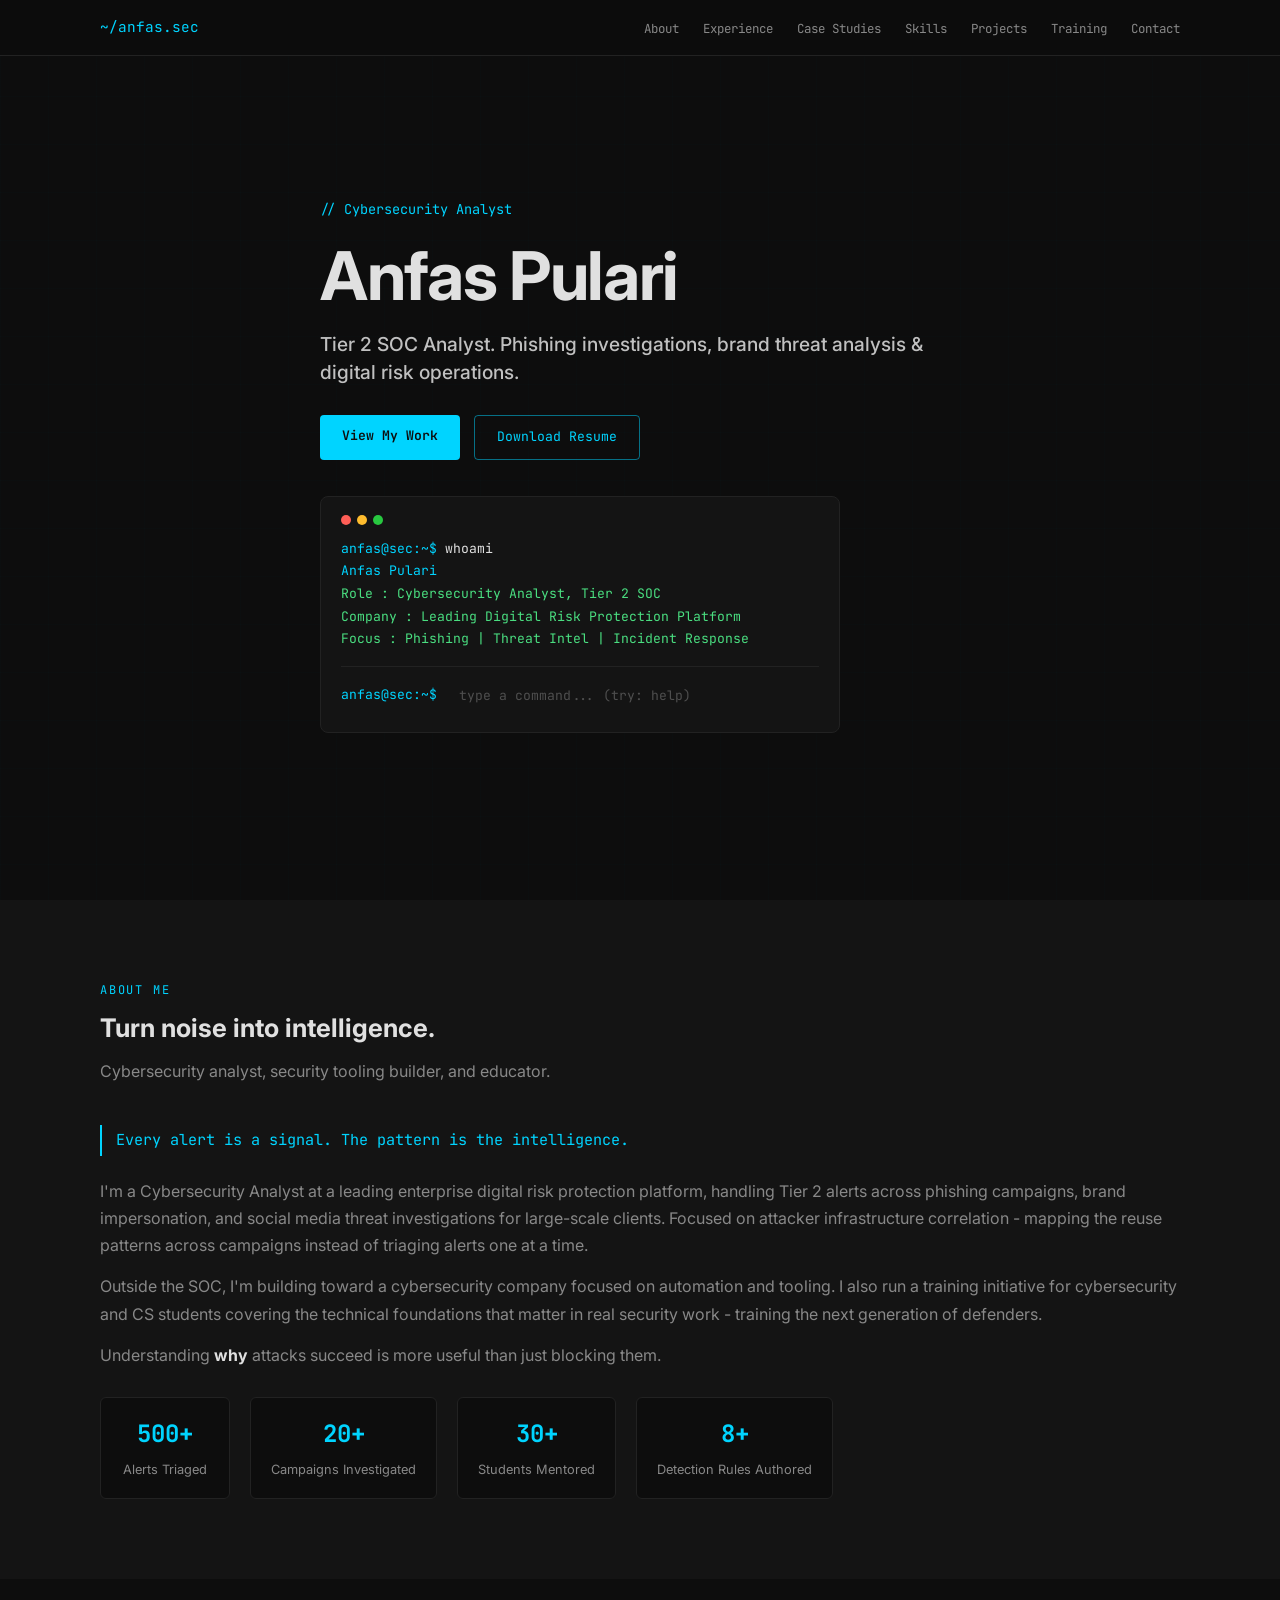
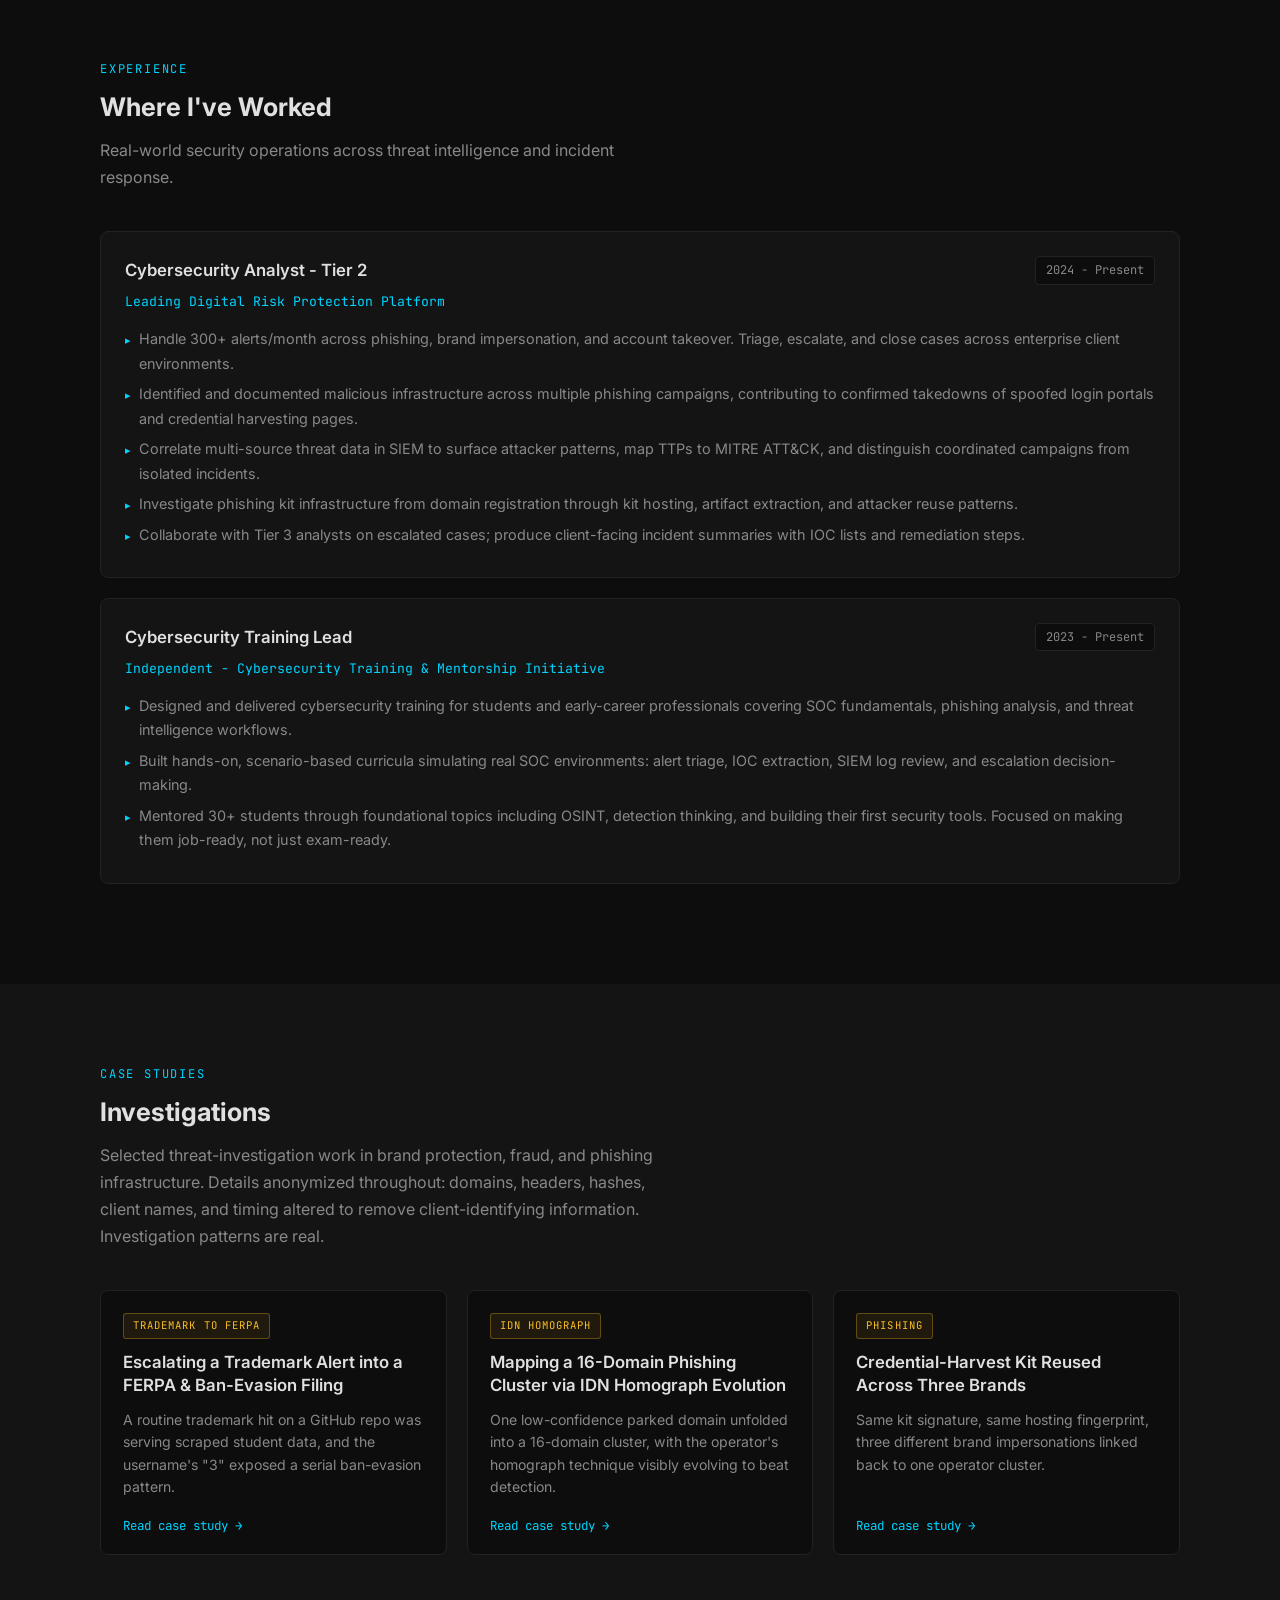
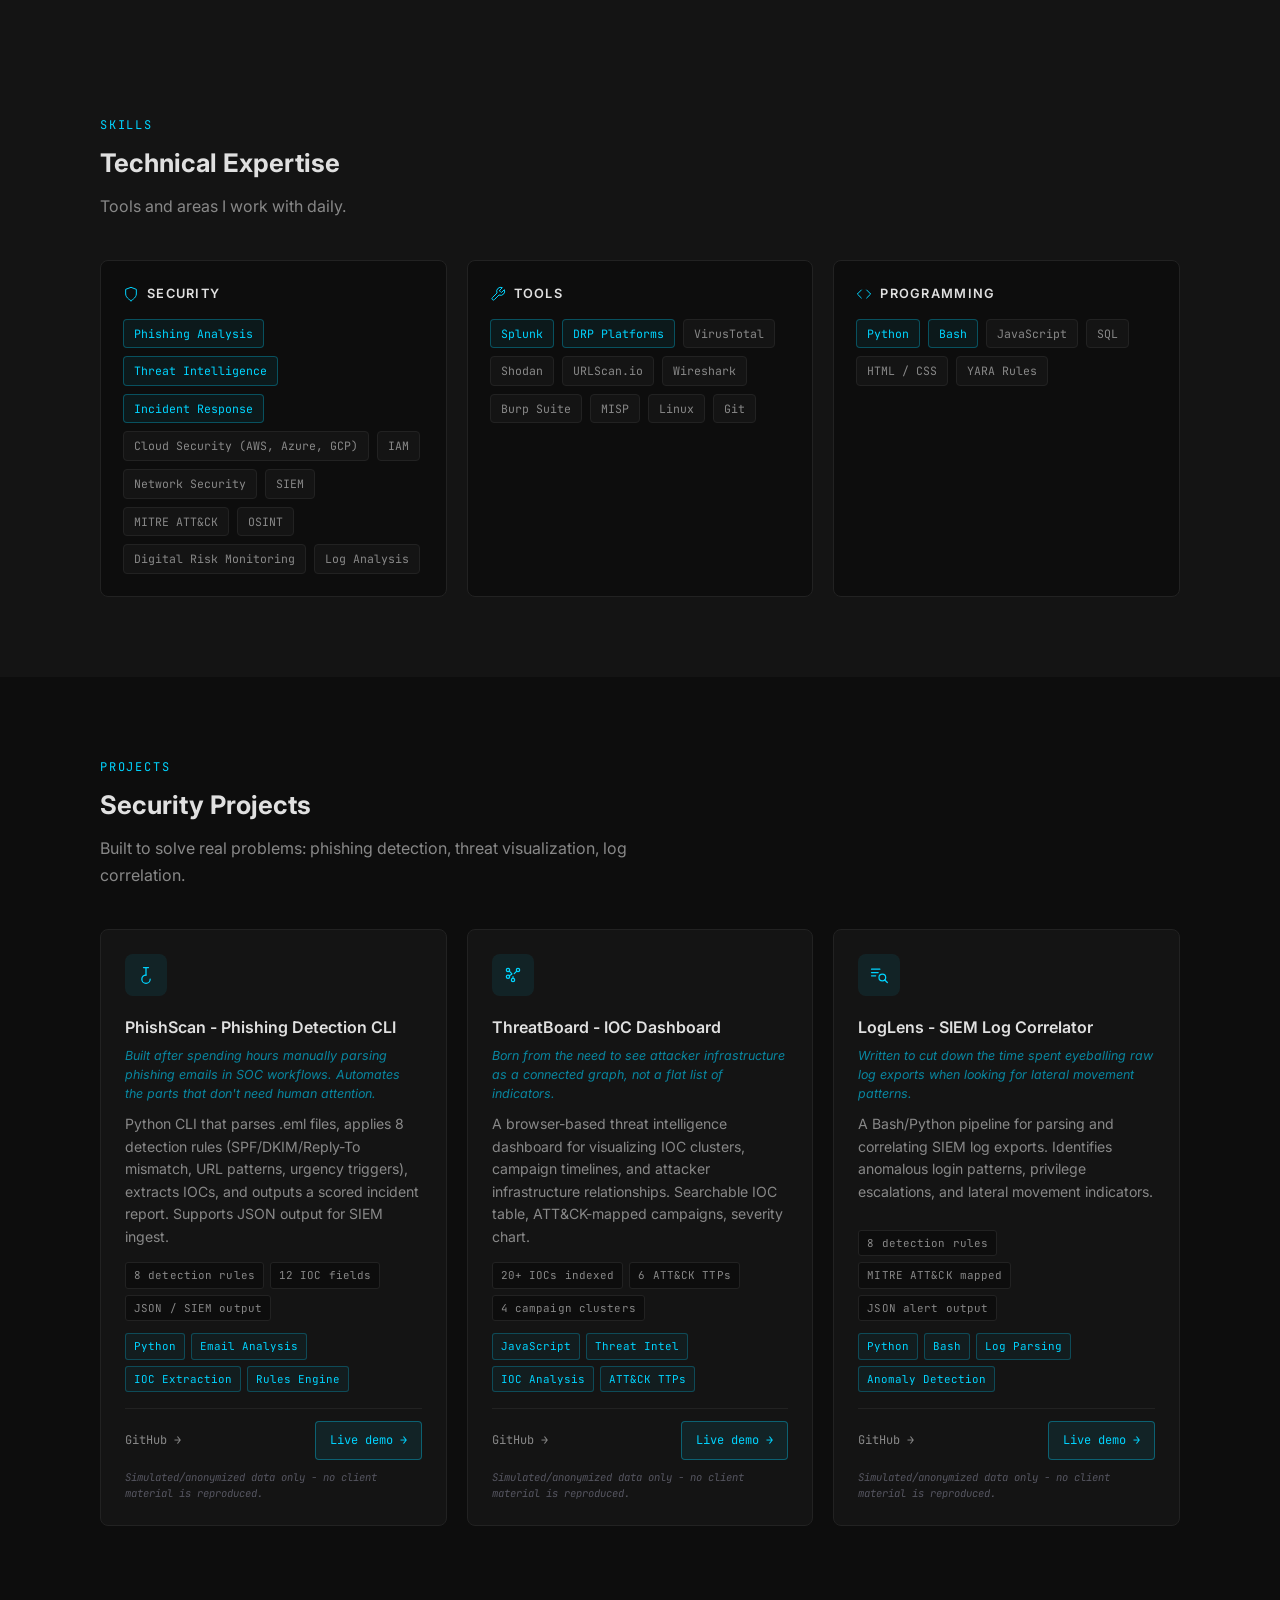
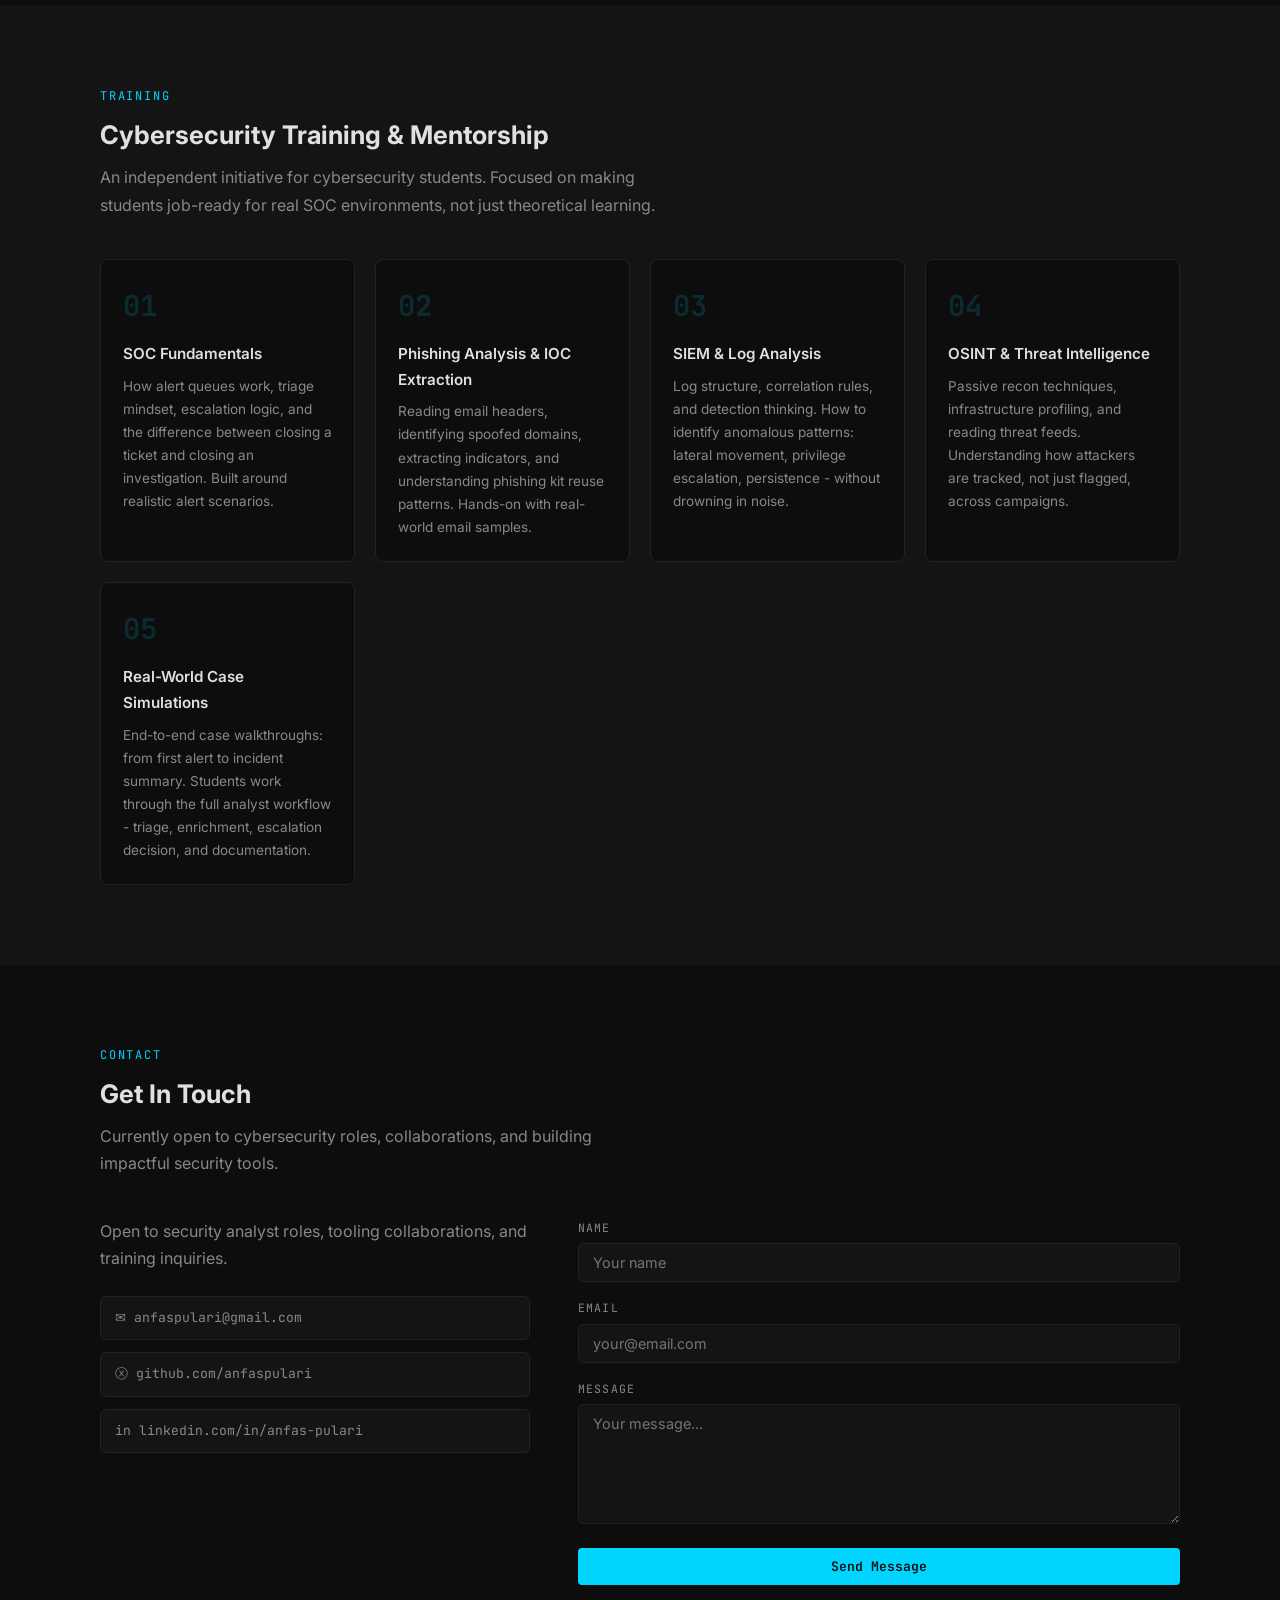
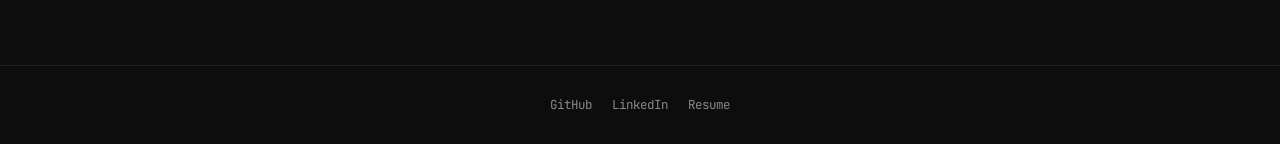
<file: index.html>
<!DOCTYPE html>
<html lang="en">
<head>
  <meta charset="UTF-8" />
  <meta name="viewport" content="width=device-width, initial-scale=1.0" />

  <!-- SEO -->
  <meta name="description" content="Cybersecurity Analyst specializing in threat detection, phishing analysis, and Tier 2 SOC operations." />
  <meta name="author" content="Anfas Pulari" />
  <title>Anfas Pulari - Cybersecurity Analyst</title>

  <!-- Open Graph -->
  <meta property="og:title" content="Anfas Pulari | Cybersecurity Analyst" />
  <meta property="og:description" content="Tier 2 SOC Analyst handling phishing campaigns, threat intelligence, and digital risk investigations at an enterprise DRP platform." />
  <!-- og:image must be raster (PNG/JPG); OG crawlers do not render SVG. Export assets/images/preview.svg to this PNG. -->
  <meta property="og:image" content="assets/images/preview.png" data-todo="export preview.svg to preview.png (1200x630)" />
  <meta property="og:type" content="website" />
  <meta property="og:url" content="https://anfaspulari.github.io" />

  <!-- Performance -->
  <link rel="preconnect" href="https://fonts.googleapis.com" />
  <link rel="preconnect" href="https://fonts.gstatic.com" crossorigin />
  <link rel="preload" href="assets/css/styles.css" as="style" />

  <link href="https://fonts.googleapis.com/css2?family=Inter:wght@400;500;600;700&family=JetBrains+Mono:wght@400;500&display=swap" rel="stylesheet" />
  <link rel="stylesheet" href="assets/css/styles.css" />
</head>
<body>

  <a href="#main" class="skip-link">Skip to content</a>

  <!-- ── NAVBAR ─────────────────────────────────────────── -->
  <nav>
    <div class="container">
      <span class="nav-logo">~/anfas.sec</span>
      <ul class="nav-links" id="nav-links">
        <li><a href="#about">About</a></li>
        <li><a href="#experience">Experience</a></li>
        <li><a href="#case-studies">Case Studies</a></li>
        <li><a href="#skills">Skills</a></li>
        <li><a href="#projects">Projects</a></li>
        <li><a href="#training">Training</a></li>
        <li><a href="#contact">Contact</a></li>
      </ul>
      <button class="hamburger" id="hamburger-btn" aria-label="Toggle navigation" aria-expanded="false">
        <span></span>
        <span></span>
        <span></span>
      </button>
    </div>
  </nav>

  <main id="main">

  <!-- ── HERO ───────────────────────────────────────────── -->
  <section id="hero">
    <div class="container">
      <span class="hero-tag">// Cybersecurity Analyst</span>
      <h1 class="hero-name">Anfas Pulari</h1>
      <p class="hero-subtitle">Tier 2 SOC Analyst. Phishing investigations, brand threat analysis &amp; digital risk operations.</p>

      <div class="btn-row">
        <a href="#projects" class="btn btn-fill">View My Work</a>
        <a href="#" data-todo="add resume.pdf" class="btn btn-outline">Download Resume</a>
      </div>

      <!-- Interactive Terminal -->
      <div class="terminal" id="interactive-terminal">
        <div class="terminal-dots">
          <div class="dot dot-r"></div>
          <div class="dot dot-y"></div>
          <div class="dot dot-g"></div>
        </div>
        <!-- JS populates history and handles input -->
        <div class="terminal-history" id="terminal-history"></div>
        <div class="terminal-input-line">
          <span class="t-prompt">anfas@sec:~$</span>
          <input
            type="text"
            id="terminal-input"
            autocomplete="off"
            spellcheck="false"
            placeholder="type a command... (try: help)"
            aria-label="Terminal input"
          />
        </div>
      </div>
    </div>
  </section>

  <!-- ── ABOUT ──────────────────────────────────────────── -->
  <section id="about">
    <div class="container">
      <p class="section-label">About Me</p>
      <h2 class="section-title">Turn noise into intelligence.</h2>
      <p class="section-desc">Cybersecurity analyst, security tooling builder, and educator.</p>

      <div class="about-text">
        <p class="about-pullquote">Every alert is a signal. The pattern is the intelligence.</p>
        <p>
          I'm a Cybersecurity Analyst at a leading enterprise digital risk protection platform, handling Tier 2 alerts across phishing campaigns, brand impersonation, and social media threat investigations for large-scale clients. Focused on attacker infrastructure correlation - mapping the reuse patterns across campaigns instead of triaging alerts one at a time.
        </p>
        <p>
          Outside the SOC, I'm building toward a cybersecurity company focused on automation and tooling. I also run a training initiative for cybersecurity and CS students covering the technical foundations that matter in real security work - training the next generation of defenders.
        </p>
        <p>
          Understanding <strong>why</strong> attacks succeed is more useful than just blocking them.
        </p>
      </div>

      <div class="stats-row">
        <div class="stat-box">
          <span class="stat-num">500+</span>
          <span class="stat-label">Alerts Triaged</span>
        </div>
        <div class="stat-box">
          <span class="stat-num">20+</span>
          <span class="stat-label">Campaigns Investigated</span>
        </div>
        <div class="stat-box">
          <span class="stat-num">30+</span>
          <span class="stat-label">Students Mentored</span>
        </div>
        <div class="stat-box">
          <span class="stat-num">8+</span>
          <span class="stat-label">Detection Rules Authored</span>
        </div>
      </div>
    </div>
  </section>

  <!-- ── EXPERIENCE ─────────────────────────────────────── -->
  <section id="experience">
    <div class="container">
      <p class="section-label">Experience</p>
      <h2 class="section-title">Where I've Worked</h2>
      <p class="section-desc">Real-world security operations across threat intelligence and incident response.</p>

      <div class="exp-item">
        <div class="exp-header">
          <span class="exp-role">Cybersecurity Analyst - Tier 2</span>
          <span class="exp-period">2024 - Present</span>
        </div>
        <p class="exp-company">Leading Digital Risk Protection Platform</p>
        <ul class="exp-points">
          <li>Handle 300+ alerts/month across phishing, brand impersonation, and account takeover. Triage, escalate, and close cases across enterprise client environments.</li>
          <li>Identified and documented malicious infrastructure across multiple phishing campaigns, contributing to confirmed takedowns of spoofed login portals and credential harvesting pages.</li>
          <li>Correlate multi-source threat data in SIEM to surface attacker patterns, map TTPs to MITRE ATT&amp;CK, and distinguish coordinated campaigns from isolated incidents.</li>
          <li>Investigate phishing kit infrastructure from domain registration through kit hosting, artifact extraction, and attacker reuse patterns.</li>
          <li>Collaborate with Tier 3 analysts on escalated cases; produce client-facing incident summaries with IOC lists and remediation steps.</li>
        </ul>
      </div>

      <div class="exp-item">
        <div class="exp-header">
          <span class="exp-role">Cybersecurity Training Lead</span>
          <span class="exp-period">2023 - Present</span>
        </div>
        <p class="exp-company">Independent - Cybersecurity Training &amp; Mentorship Initiative</p>
        <ul class="exp-points">
          <li>Designed and delivered cybersecurity training for students and early-career professionals covering SOC fundamentals, phishing analysis, and threat intelligence workflows.</li>
          <li>Built hands-on, scenario-based curricula simulating real SOC environments: alert triage, IOC extraction, SIEM log review, and escalation decision-making.</li>
          <li>Mentored 30+ students through foundational topics including OSINT, detection thinking, and building their first security tools. Focused on making them job-ready, not just exam-ready.</li>
        </ul>
      </div>
    </div>
  </section>

  <!-- ── CASE STUDIES ───────────────────────────────────── -->
  <section id="case-studies">
    <div class="container">
      <p class="section-label">Case Studies</p>
      <h2 class="section-title">Investigations</h2>
      <p class="section-desc">Selected threat-investigation work in brand protection, fraud, and phishing infrastructure. Details anonymized throughout: domains, headers, hashes, client names, and timing altered to remove client-identifying information. Investigation patterns are real.</p>

      <div class="cs-grid">

        <a href="case-studies/github-trademark-ferpa.html" class="cs-card">
          <span class="cs-pill cs-pill--threat">Trademark to FERPA</span>
          <h3 class="cs-card-title">Escalating a Trademark Alert into a FERPA &amp; Ban-Evasion Filing</h3>
          <p class="cs-card-takeaway">A routine trademark hit on a GitHub repo was serving scraped student data, and the username's "3" exposed a serial ban-evasion pattern.</p>
          <span class="cs-card-cta">Read case study →</span>
        </a>

        <a href="case-studies/idn-homograph-cluster.html" class="cs-card">
          <span class="cs-pill cs-pill--threat">IDN Homograph</span>
          <h3 class="cs-card-title">Mapping a 16-Domain Phishing Cluster via IDN Homograph Evolution</h3>
          <p class="cs-card-takeaway">One low-confidence parked domain unfolded into a 16-domain cluster, with the operator's homograph technique visibly evolving to beat detection.</p>
          <span class="cs-card-cta">Read case study →</span>
        </a>

        <a href="case-studies/phishing-kit-reuse.html" class="cs-card">
          <span class="cs-pill cs-pill--threat">Phishing</span>
          <h3 class="cs-card-title">Credential-Harvest Kit Reused Across Three Brands</h3>
          <p class="cs-card-takeaway">Same kit signature, same hosting fingerprint, three different brand impersonations linked back to one operator cluster.</p>
          <span class="cs-card-cta">Read case study →</span>
        </a>

      </div>
    </div>
  </section>

  <!-- ── SKILLS ─────────────────────────────────────────── -->
  <section id="skills">
    <div class="container">
      <p class="section-label">Skills</p>
      <h2 class="section-title">Technical Expertise</h2>
      <p class="section-desc">Tools and areas I work with daily.</p>

      <div class="skills-grid">
        <div class="skill-group">
          <p class="skill-group-title">
            <span class="skill-icon">
              <svg viewBox="0 0 24 24" fill="none" stroke="currentColor" stroke-width="1.5" stroke-linecap="round" stroke-linejoin="round" aria-hidden="true">
                <path d="M12 22s8-4 8-10V5l-8-3-8 3v7c0 6 8 10 8 10z"/>
              </svg>
            </span>
            Security
          </p>
          <div class="tags">
            <span class="tag active">Phishing Analysis</span>
            <span class="tag active">Threat Intelligence</span>
            <span class="tag active">Incident Response</span>
            <span class="tag">Cloud Security (AWS, Azure, GCP)</span>
            <span class="tag">IAM</span>
            <span class="tag">Network Security</span>
            <span class="tag">SIEM</span>
            <span class="tag">MITRE ATT&amp;CK</span>
            <span class="tag">OSINT</span>
            <span class="tag">Digital Risk Monitoring</span>
            <span class="tag">Log Analysis</span>
          </div>
        </div>

        <div class="skill-group">
          <p class="skill-group-title">
            <span class="skill-icon">
              <svg viewBox="0 0 24 24" fill="none" stroke="currentColor" stroke-width="1.5" stroke-linecap="round" stroke-linejoin="round" aria-hidden="true">
                <path d="M14.7 6.3a1 1 0 0 0 0 1.4l1.6 1.6a1 1 0 0 0 1.4 0l3.77-3.77a6 6 0 0 1-7.94 7.94l-6.91 6.91a2.12 2.12 0 0 1-3-3l6.91-6.91a6 6 0 0 1 7.94-7.94l-3.76 3.76z"/>
              </svg>
            </span>
            Tools
          </p>
          <div class="tags">
            <span class="tag active">Splunk</span>
            <span class="tag active">DRP Platforms</span>
            <span class="tag">VirusTotal</span>
            <span class="tag">Shodan</span>
            <span class="tag">URLScan.io</span>
            <span class="tag">Wireshark</span>
            <span class="tag">Burp Suite</span>
            <span class="tag">MISP</span>
            <span class="tag">Linux</span>
            <span class="tag">Git</span>
          </div>
        </div>

        <div class="skill-group">
          <p class="skill-group-title">
            <span class="skill-icon">
              <svg viewBox="0 0 24 24" fill="none" stroke="currentColor" stroke-width="1.5" stroke-linecap="round" stroke-linejoin="round" aria-hidden="true">
                <polyline points="16 18 22 12 16 6"/>
                <polyline points="8 6 2 12 8 18"/>
              </svg>
            </span>
            Programming
          </p>
          <div class="tags">
            <span class="tag active">Python</span>
            <span class="tag active">Bash</span>
            <span class="tag">JavaScript</span>
            <span class="tag">SQL</span>
            <span class="tag">HTML / CSS</span>
            <span class="tag">YARA Rules</span>
          </div>
        </div>
      </div>
    </div>
  </section>

  <!-- ── PROJECTS ───────────────────────────────────────── -->
  <section id="projects">
    <div class="container">
      <p class="section-label">Projects</p>
      <h2 class="section-title">Security Projects</h2>
      <p class="section-desc">Built to solve real problems: phishing detection, threat visualization, log correlation.</p>

      <!-- JS replaces this content from projects.json; static cards are the fallback -->
      <div class="projects-grid" id="projects-grid">

        <div class="project-card">
          <div class="project-icon">
            <svg viewBox="0 0 24 24" fill="none" stroke="currentColor" stroke-width="1.5" stroke-linecap="round" stroke-linejoin="round" aria-hidden="true">
              <path d="M12 3v9"/>
              <path d="M12 12a5 5 0 1 0 5 5"/>
              <path d="M9 3h6"/>
            </svg>
          </div>
          <p class="project-title">PhishScan - Phishing Detection CLI</p>
          <p class="project-origin">Built after spending hours manually parsing phishing emails in SOC workflows. Automates the parts that don't need human attention.</p>
          <p class="project-desc">Python CLI that parses .eml files, applies 8 detection rules (SPF/DKIM/Reply-To mismatch, URL patterns, urgency triggers), extracts IOCs, and outputs a scored incident report.</p>
          <div class="project-metrics">
            <span class="project-metric">8 detection rules</span>
            <span class="project-metric">12 IOC fields</span>
            <span class="project-metric">JSON / SIEM output</span>
          </div>
          <div class="project-tags">
            <span class="project-tag">Python</span>
            <span class="project-tag">Email Analysis</span>
            <span class="project-tag">IOC Extraction</span>
            <span class="project-tag">Rules Engine</span>
          </div>
          <div class="project-footer">
            <a href="https://github.com/anfaspulari/phishscan-cli" target="_blank" rel="noopener" class="project-link">GitHub →</a>
            <a href="phishscan-demo.html" class="project-cta">Live demo →</a>
          </div>
          <p class="project-disclaimer">Simulated/anonymized data only - no client material is reproduced.</p>
        </div>

        <div class="project-card">
          <div class="project-icon">
            <svg viewBox="0 0 24 24" fill="none" stroke="currentColor" stroke-width="1.5" stroke-linecap="round" stroke-linejoin="round" aria-hidden="true">
              <circle cx="6" cy="6" r="2"/>
              <circle cx="18" cy="6" r="2"/>
              <circle cx="12" cy="18" r="2"/>
              <circle cx="6" cy="14" r="2"/>
              <path d="M7.5 7.4l3 3"/>
              <path d="M16.5 7.4l-3 3"/>
              <path d="M12 14v2"/>
              <path d="M7.5 13l3-2"/>
            </svg>
          </div>
          <p class="project-title">ThreatBoard - IOC Dashboard</p>
          <p class="project-origin">Born from the need to see attacker infrastructure as a connected graph, not a flat list of indicators.</p>
          <p class="project-desc">A browser-based threat intelligence dashboard for visualizing IOC clusters, campaign timelines, and attacker infrastructure relationships.</p>
          <div class="project-metrics">
            <span class="project-metric">20+ IOCs indexed</span>
            <span class="project-metric">6 ATT&amp;CK TTPs</span>
            <span class="project-metric">4 campaign clusters</span>
          </div>
          <div class="project-tags">
            <span class="project-tag">JavaScript</span>
            <span class="project-tag">Threat Intel</span>
            <span class="project-tag">IOC Analysis</span>
            <span class="project-tag">ATT&amp;CK TTPs</span>
          </div>
          <div class="project-footer">
            <a href="https://github.com/anfaspulari/threatboard" target="_blank" rel="noopener" class="project-link">GitHub →</a>
            <a href="https://anfaspulari.github.io/threatboard" target="_blank" rel="noopener" class="project-cta">Live demo →</a>
          </div>
          <p class="project-disclaimer">Simulated/anonymized data only - no client material is reproduced.</p>
        </div>

        <div class="project-card">
          <div class="project-icon">
            <svg viewBox="0 0 24 24" fill="none" stroke="currentColor" stroke-width="1.5" stroke-linecap="round" stroke-linejoin="round" aria-hidden="true">
              <path d="M3 5h10"/>
              <path d="M3 9h8"/>
              <path d="M3 13h5"/>
              <circle cx="16" cy="15" r="4"/>
              <path d="M19 18l3 3"/>
            </svg>
          </div>
          <p class="project-title">LogLens - SIEM Log Correlator</p>
          <p class="project-origin">Written to cut down the time spent eyeballing raw log exports when looking for lateral movement patterns.</p>
          <p class="project-desc">A Bash/Python pipeline for parsing and correlating SIEM log exports. Identifies anomalous login patterns, privilege escalations, and lateral movement indicators.</p>
          <div class="project-metrics">
            <span class="project-metric">8 detection rules</span>
            <span class="project-metric">MITRE ATT&amp;CK mapped</span>
            <span class="project-metric">JSON alert output</span>
          </div>
          <div class="project-tags">
            <span class="project-tag">Python</span>
            <span class="project-tag">Bash</span>
            <span class="project-tag">Log Parsing</span>
            <span class="project-tag">Anomaly Detection</span>
          </div>
          <div class="project-footer">
            <a href="https://github.com/anfaspulari" target="_blank" rel="noopener" class="project-link">GitHub →</a>
            <a href="loglens-demo.html" class="project-cta">Live demo →</a>
          </div>
          <p class="project-disclaimer">Simulated/anonymized data only - no client material is reproduced.</p>
        </div>

      </div>
    </div>
  </section>

  <!-- ── TRAINING ───────────────────────────────────────── -->
  <section id="training">
    <div class="container">
      <p class="section-label">Training</p>
      <h2 class="section-title">Cybersecurity Training &amp; Mentorship</h2>
      <p class="section-desc">
        An independent initiative for cybersecurity students. Focused on making students job-ready for real SOC environments, not just theoretical learning.
      </p>

      <div class="training-grid">
        <div class="training-card">
          <div class="training-num">01</div>
          <p class="training-title">SOC Fundamentals</p>
          <p class="training-desc">How alert queues work, triage mindset, escalation logic, and the difference between closing a ticket and closing an investigation. Built around realistic alert scenarios.</p>
        </div>
        <div class="training-card">
          <div class="training-num">02</div>
          <p class="training-title">Phishing Analysis &amp; IOC Extraction</p>
          <p class="training-desc">Reading email headers, identifying spoofed domains, extracting indicators, and understanding phishing kit reuse patterns. Hands-on with real-world email samples.</p>
        </div>
        <div class="training-card">
          <div class="training-num">03</div>
          <p class="training-title">SIEM &amp; Log Analysis</p>
          <p class="training-desc">Log structure, correlation rules, and detection thinking. How to identify anomalous patterns: lateral movement, privilege escalation, persistence - without drowning in noise.</p>
        </div>
        <div class="training-card">
          <div class="training-num">04</div>
          <p class="training-title">OSINT &amp; Threat Intelligence</p>
          <p class="training-desc">Passive recon techniques, infrastructure profiling, and reading threat feeds. Understanding how attackers are tracked, not just flagged, across campaigns.</p>
        </div>
        <div class="training-card">
          <div class="training-num">05</div>
          <p class="training-title">Real-World Case Simulations</p>
          <p class="training-desc">End-to-end case walkthroughs: from first alert to incident summary. Students work through the full analyst workflow - triage, enrichment, escalation decision, and documentation.</p>
        </div>
      </div>
    </div>
  </section>


  <!-- ── CONTACT ────────────────────────────────────────── -->
  <section id="contact">
    <div class="container">
      <p class="section-label">Contact</p>
      <h2 class="section-title">Get In Touch</h2>
      <p class="section-desc">Currently open to cybersecurity roles, collaborations, and building impactful security tools.</p>

      <div class="contact-grid">
        <div class="contact-info">
          <p>Open to security analyst roles, tooling collaborations, and training inquiries.</p>
          <div class="contact-links">
            <a href="mailto:anfaspulari@gmail.com" class="contact-link">✉ anfaspulari@gmail.com</a>
            <a href="https://github.com/anfaspulari" target="_blank" rel="noopener" class="contact-link">&#9447; github.com/anfaspulari</a>
            <a href="https://linkedin.com/in/anfas-pulari" target="_blank" rel="noopener" class="contact-link">in linkedin.com/in/anfas-pulari</a>
          </div>
        </div>

        <form id="contact-form" action="https://formspree.io/f/mojplwal" method="POST" novalidate>
          <div class="form-group">
            <label for="cf-name">Name</label>
            <input type="text" id="cf-name" name="name" placeholder="Your name" required autocomplete="name" />
          </div>
          <div class="form-group">
            <label for="cf-email">Email</label>
            <input type="email" id="cf-email" name="email" placeholder="your@email.com" required autocomplete="email" />
          </div>
          <div class="form-group">
            <label for="cf-message">Message</label>
            <textarea id="cf-message" name="message" placeholder="Your message..." required></textarea>
          </div>
          <div id="form-status" role="status" aria-live="polite" style="display:none;"></div>
          <button type="submit" class="btn btn-fill" style="width: 100%;">Send Message</button>
        </form>
      </div>
    </div>
  </section>

  </main>

  <!-- ── COMMAND PALETTE (Cmd/Ctrl+K) ──────────────────── -->
  <div id="cmd-palette" class="cmd-palette" role="dialog" aria-modal="true" aria-label="Command palette" aria-hidden="true" hidden>
    <div class="cmd-palette-backdrop" data-cmd-close></div>
    <div class="cmd-palette-panel">
      <div class="cmd-palette-input-line">
        <span class="cmd-palette-prompt">›</span>
        <input id="cmd-palette-input"
               type="text"
               autocomplete="off"
               spellcheck="false"
               placeholder="search commands… (whoami · skills · status · analyze phishing_case)"
               aria-label="Command search"
               aria-controls="cmd-palette-list" />
        <kbd class="cmd-palette-hint">esc</kbd>
      </div>
      <ul id="cmd-palette-list" class="cmd-palette-list" role="listbox" aria-label="Available commands"></ul>
      <div id="cmd-palette-output" class="cmd-palette-output" aria-live="polite"></div>
    </div>
  </div>

  <!-- ── FOOTER ─────────────────────────────────────────── -->
  <footer>
    <div class="container">
      <div class="footer-links">
        <a href="https://github.com/anfaspulari" target="_blank" rel="noopener">GitHub</a>
        <a href="https://linkedin.com/in/anfas-pulari" target="_blank" rel="noopener">LinkedIn</a>
        <a href="#" data-todo="add resume.pdf">Resume</a>
      </div>
    </div>
  </footer>

  <script src="assets/js/main.js" defer></script>

</body>
</html>
</file>
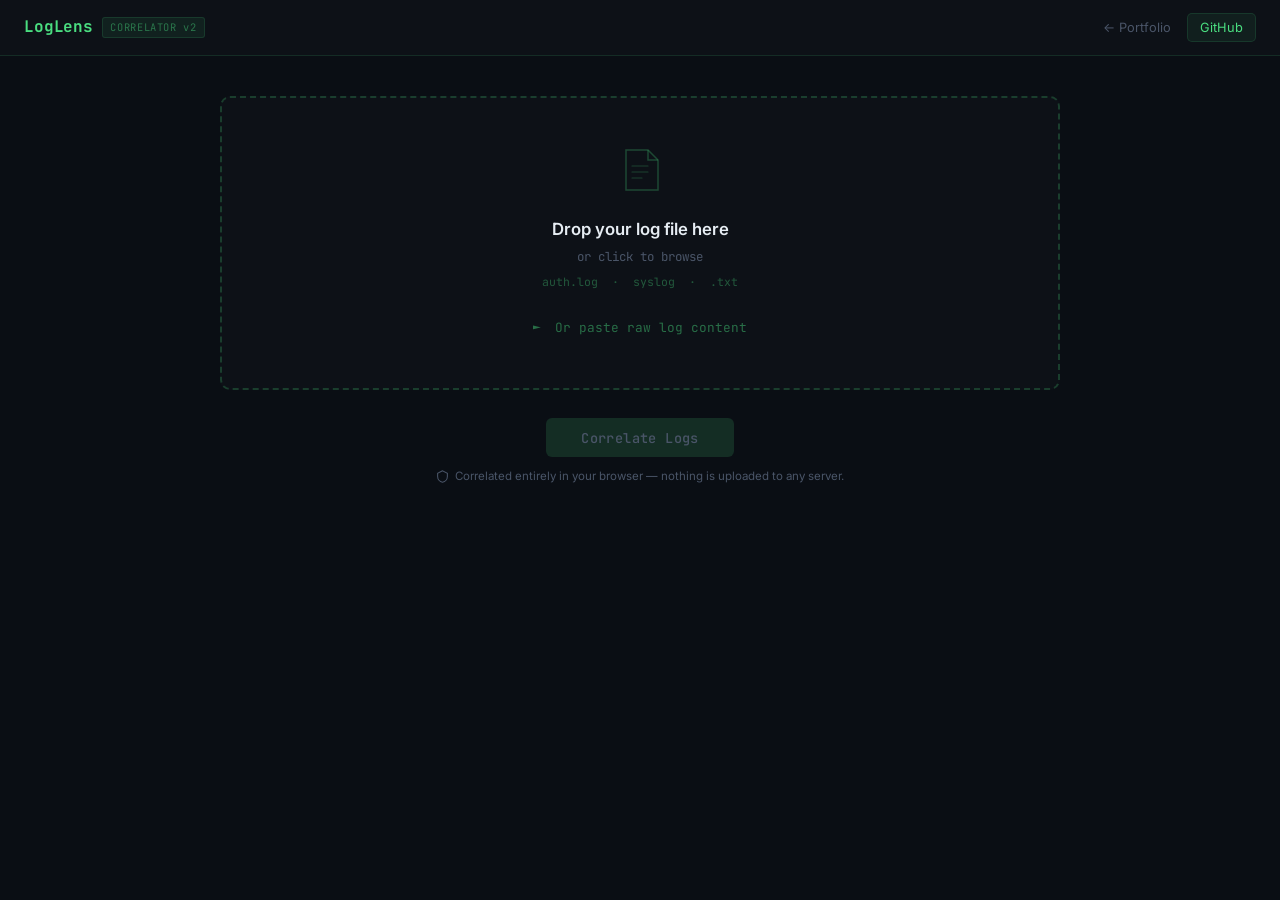
<file: loglens-demo.html>
<!DOCTYPE html>
<html lang="en">
<head>
  <meta charset="UTF-8" />
  <meta name="viewport" content="width=device-width, initial-scale=1.0" />
  <title>LogLens - SIEM Log Correlator</title>
  <meta name="description" content="Interactive SIEM log correlator. Paste syslog/auth.log output to detect brute force, phishing, BEC, lateral movement, and more." />
  <meta name="author" content="Anfas Pulari" />
  <meta property="og:title" content="LogLens - SIEM Log Correlator" />
  <meta property="og:description" content="Client-side log correlation - detect brute force, phishing campaigns, BEC, privilege escalation, and lateral movement." />
  <meta property="og:type" content="website" />
  <meta http-equiv="X-Content-Type-Options" content="nosniff" />
  <link rel="preconnect" href="https://fonts.googleapis.com" />
  <link rel="preconnect" href="https://fonts.gstatic.com" crossorigin />
  <link href="https://fonts.googleapis.com/css2?family=JetBrains+Mono:wght@400;500;700&family=Inter:wght@400;500;600;700&display=swap" rel="stylesheet" />
  <style>
    *, *::before, *::after { box-sizing: border-box; margin: 0; padding: 0; }

    :root {
      --bg:       #0a0e14;
      --surface:  #0d1117;
      --surface2: #161b22;
      --border:   rgba(74,222,128,0.13);
      --border2:  rgba(74,222,128,0.22);
      --green:    #4ade80;
      --green-dim:rgba(74,222,128,0.45);
      --red:      #f87171;
      --orange:   #fb923c;
      --yellow:   #facc15;
      --cyan:     #00d4ff;
      --dim:      #4a5568;
      --text:     #c9d1d9;
      --mono:     'JetBrains Mono', monospace;
      --sans:     'Inter', sans-serif;
    }

    html { scroll-behavior: smooth; }
    body { background: var(--bg); color: var(--text); font-family: var(--mono); font-size: 14px; min-height: 100vh; line-height: 1.5; }

    .hdr {
      border-bottom: 1px solid var(--border); padding: 0.8rem 1.5rem;
      display: flex; align-items: center; justify-content: space-between;
      background: var(--surface); position: sticky; top: 0; z-index: 20; gap: 1rem;
    }
    .hdr-brand { display: flex; align-items: center; gap: 0.6rem; }
    .hdr-logo  { font-size: 1rem; font-weight: 700; color: var(--green); letter-spacing: -0.01em; }
    .hdr-badge {
      font-size: 0.65rem; background: rgba(74,222,128,0.08); color: var(--green-dim);
      border: 1px solid var(--border); border-radius: 3px; padding: 2px 7px; letter-spacing: 0.06em;
    }
    .hdr-links { display: flex; align-items: center; gap: 1rem; }
    .hdr-links a { font-family: var(--sans); font-size: 0.8rem; color: var(--dim); text-decoration: none; transition: color 0.2s; }
    .hdr-links a:hover { color: var(--green); }
    .btn-gh {
      background: rgba(74,222,128,0.07); color: var(--green) !important;
      border: 1px solid var(--border); border-radius: 5px; padding: 4px 12px !important;
      transition: background 0.2s, border-color 0.2s !important;
    }
    .btn-gh:hover { background: rgba(74,222,128,0.14) !important; border-color: var(--green-dim) !important; }

    .page { max-width: 880px; margin: 0 auto; padding: 2.5rem 1.25rem 5rem; }

    .upload-card {
      border: 2px dashed var(--border2); border-radius: 10px; background: var(--surface);
      padding: 3rem 2rem; text-align: center; cursor: pointer;
      transition: border-color 0.25s, background 0.25s; position: relative;
    }
    .upload-card:hover, .upload-card.drag-over { border-color: var(--green); background: rgba(74,222,128,0.04); }
    .upload-card.drag-over { background: rgba(74,222,128,0.07); }
    .upload-icon  { margin-bottom: 1.1rem; opacity: 0.6; }
    .upload-heading { font-family: var(--sans); font-size: 1.05rem; font-weight: 600; color: #e6edf3; margin-bottom: 0.35rem; }
    .upload-sub   { font-size: 0.78rem; color: var(--dim); margin-bottom: 0.4rem; }
    .upload-types { font-size: 0.72rem; color: rgba(74,222,128,0.35); }
    #file-input   { display: none; }

    .paste-toggle {
      display: inline-flex; align-items: center; gap: 0.4rem;
      margin-top: 1.5rem; font-size: 0.8rem; color: var(--green-dim);
      cursor: pointer; background: none; border: none; font-family: var(--mono);
      padding: 4px 0; transition: color 0.2s;
    }
    .paste-toggle:hover { color: var(--green); }
    .paste-toggle .arrow { transition: transform 0.2s; display: inline-block; }
    .paste-toggle.open .arrow { transform: rotate(90deg); }

    .paste-section { display: none; margin-top: 1.2rem; text-align: left; }
    .paste-section.visible { display: block; }
    .paste-label { font-size: 0.72rem; color: var(--dim); letter-spacing: 0.05em; text-transform: uppercase; margin-bottom: 0.4rem; display: block; }

    textarea#paste-input {
      width: 100%; min-height: 200px; background: var(--bg); color: var(--text);
      border: 1px solid var(--border2); border-radius: 6px; font-family: var(--mono);
      font-size: 0.78rem; line-height: 1.65; padding: 0.8rem 1rem; resize: vertical; outline: none;
      transition: border-color 0.2s;
    }
    textarea#paste-input:focus { border-color: var(--green); }
    textarea#paste-input::placeholder { color: var(--dim); opacity: 0.6; }

    .upload-actions { margin-top: 1.8rem; display: flex; flex-direction: column; align-items: center; gap: 0.7rem; }
    .btn-analyze {
      font-family: var(--mono); font-size: 0.85rem; font-weight: 500;
      background: var(--green); color: #0a0e14; border: none; border-radius: 6px;
      padding: 0.65rem 2.2rem; cursor: pointer; transition: background 0.2s; letter-spacing: 0.03em;
    }
    .btn-analyze:disabled { background: rgba(74,222,128,0.15); color: var(--dim); cursor: not-allowed; }
    .btn-analyze:not(:disabled):hover { background: #6ee7a0; }
    .privacy-note { font-family: var(--sans); font-size: 0.72rem; color: var(--dim); display: flex; align-items: center; gap: 0.35rem; }
    .privacy-note svg { flex-shrink: 0; }

    #state-analyzing { display: none; }
    #state-report    { display: none; }

    .terminal-wrap { border: 1px solid var(--border); border-radius: 8px; overflow: hidden; background: var(--surface); }
    .terminal-titlebar {
      background: var(--surface2); border-bottom: 1px solid var(--border);
      padding: 0.55rem 1rem; display: flex; align-items: center; gap: 0.45rem;
    }
    .dot { width: 11px; height: 11px; border-radius: 50%; flex-shrink: 0; }
    .dot-r { background: #f87171; } .dot-y { background: #facc15; } .dot-g { background: #4ade80; }
    .terminal-title { font-size: 0.7rem; color: var(--dim); margin-left: 0.45rem; letter-spacing: 0.03em; }
    .terminal-body { padding: 1rem 1.1rem 1.2rem; min-height: 300px; max-height: 720px; overflow-y: auto; overflow-x: hidden; }

    .t-line  { display: block; line-height: 1.75; white-space: pre-wrap; word-break: break-all; font-size: 0.79rem; }
    .t-blank { display: block; height: 4px; }
    .t-prompt { color: var(--green); }
    .t-step::before { content: '[+] '; color: var(--green); }
    .t-hr    { color: var(--green-dim); }
    .t-head  { color: var(--green); font-weight: 700; }
    .t-label { color: var(--green); }
    .t-key   { color: var(--text); }
    .t-val   { color: #a5d6ff; }
    .t-red   { color: var(--red);    font-weight: 700; }
    .t-orange{ color: var(--orange); font-weight: 700; }
    .t-yellow{ color: var(--yellow); }
    .t-green { color: var(--green);  font-weight: 700; }
    .t-cyan  { color: var(--cyan); }
    .t-ioc   { color: #e6edf3; }
    .t-reason::before { content: '    ! '; color: var(--yellow); }
    .t-reason{ color: var(--yellow); }
    .t-error { color: var(--red); }
    .cursor  {
      display: inline-block; width: 8px; height: 13px; background: var(--green);
      vertical-align: text-bottom; animation: blink 0.9s step-end infinite;
    }
    @keyframes blink { 50% { opacity: 0; } }

    .btn-another {
      display: block; margin: 1.5rem auto 0; font-family: var(--mono); font-size: 0.82rem;
      background: rgba(74,222,128,0.07); color: var(--green); border: 1px solid var(--border2);
      border-radius: 6px; padding: 0.55rem 1.6rem; cursor: pointer; transition: background 0.2s;
    }
    .btn-another:hover { background: rgba(74,222,128,0.14); }

    ::-webkit-scrollbar { width: 5px; height: 5px; }
    ::-webkit-scrollbar-track { background: transparent; }
    ::-webkit-scrollbar-thumb { background: rgba(74,222,128,0.18); border-radius: 3px; }
  </style>
</head>
<body>

  <header class="hdr">
    <div class="hdr-brand">
      <span class="hdr-logo">LogLens</span>
      <span class="hdr-badge">CORRELATOR v2</span>
    </div>
    <nav class="hdr-links">
      <a href="https://anfaspulari.github.io">&#8592; Portfolio</a>
      <a href="https://github.com/anfaspulari" target="_blank" rel="noopener" class="btn-gh">GitHub</a>
    </nav>
  </header>

  <main class="page">

    <div id="state-upload">
      <div class="upload-card" id="drop-zone" role="button" tabindex="0" aria-label="Upload log file">
        <input type="file" id="file-input" accept=".log,.txt" />

        <div class="upload-icon">
          <svg width="48" height="48" viewBox="0 0 48 48" fill="none" xmlns="http://www.w3.org/2000/svg">
            <path d="M10 4h22l10 10v30H10V4z" stroke="rgba(74,222,128,0.45)" stroke-width="1.5" fill="none"/>
            <path d="M32 4v10h10" stroke="rgba(74,222,128,0.45)" stroke-width="1.5" fill="none"/>
            <line x1="16" y1="20" x2="32" y2="20" stroke="rgba(74,222,128,0.4)" stroke-width="1.2" stroke-linecap="round"/>
            <line x1="16" y1="26" x2="32" y2="26" stroke="rgba(74,222,128,0.4)" stroke-width="1.2" stroke-linecap="round"/>
            <line x1="16" y1="32" x2="26" y2="32" stroke="rgba(74,222,128,0.4)" stroke-width="1.2" stroke-linecap="round"/>
          </svg>
        </div>

        <p class="upload-heading">Drop your log file here</p>
        <p class="upload-sub">or click to browse</p>
        <p class="upload-types">auth.log &nbsp;&#183;&nbsp; syslog &nbsp;&#183;&nbsp; .txt</p>

        <div style="position:relative;z-index:2;">
          <button class="paste-toggle" id="paste-toggle" type="button" onclick="event.stopPropagation()">
            <span class="arrow">&#9658;</span>&nbsp;Or paste raw log content
          </button>
          <div class="paste-section" id="paste-section" onclick="event.stopPropagation()">
            <label class="paste-label" for="paste-input">// paste auth.log, syslog, or custom SOC log lines</label>
            <textarea id="paste-input" spellcheck="false"
              placeholder="Jan 13 09:28:11 mailserver sshd[1024]: Accepted password for j.doe from 198.51.100.23 port 443&#10;Jan 13 09:28:45 mailserver auth[1025]: Warning: unusual login location for j.doe expected=UK detected=Greece&#10;Jan 13 09:29:02 mailserver gmailapi[2048]: Email sent via API user=j.doe@example.com&#10;Jan 13 09:29:05 mailserver gmailapi[2049]: Bulk email detected user=j.doe@example.com recipients=48&#10;Jan 13 09:29:11 mailserver urlscan[3051]: Lookalike domain contoso-login.com resembles contoso.com distance=2&#10;Jan 13 09:29:14 mailserver phishdetector[4001]: Credential harvesting page detected url=http://contoso-login.com/login&#10;Jan 13 09:29:22 mailserver threatintel[5002]: High abuse score for IP 198.51.100.17 score=78&#10;Jan 13 09:29:30 mailserver impersonation[6001]: Domain mismatch sender=northwind-corp.com actual=northwind.com distance=1&#10;Jan 13 09:29:35 mailserver bec[7001]: BEC pattern detected keyword=&quot;invoice attached&quot; urgency=high&#10;Jan 13 09:29:40 mailserver correlation[8001]: Multiple phishing indicators detected campaign_likely=true"></textarea>
          </div>
        </div>
      </div>

      <div class="upload-actions">
        <button class="btn-analyze" id="btn-analyze" disabled>Correlate Logs</button>
        <p class="privacy-note">
          <svg width="13" height="13" viewBox="0 0 16 16" fill="none">
            <path d="M8 1L2 4v4c0 3.3 2.5 6.4 6 7 3.5-.6 6-3.7 6-7V4L8 1z" stroke="#4a5568" stroke-width="1.3" fill="none"/>
          </svg>
          Correlated entirely in your browser &mdash; nothing is uploaded to any server.
        </p>
      </div>
    </div>

    <div id="state-analyzing">
      <div class="terminal-wrap">
        <div class="terminal-titlebar">
          <div class="dot dot-r"></div><div class="dot dot-y"></div><div class="dot dot-g"></div>
          <span class="terminal-title" id="analyzing-title">loglens &#8212; correlating...</span>
        </div>
        <div class="terminal-body" id="terminal-analyzing"></div>
      </div>
    </div>

    <div id="state-report">
      <div class="terminal-wrap">
        <div class="terminal-titlebar">
          <div class="dot dot-r"></div><div class="dot dot-y"></div><div class="dot dot-g"></div>
          <span class="terminal-title" id="report-title">loglens &#8212; report</span>
        </div>
        <div class="terminal-body" id="terminal-report"></div>
      </div>
      <button class="btn-another" id="btn-another">&#x21BA; Correlate Another</button>
    </div>

  </main>

  <script>
  'use strict';

  /* ================================================================
     UTILITIES
  ================================================================ */
  function escHtml(s) {
    return String(s == null ? '' : s)
      .replace(/&/g,'&amp;').replace(/</g,'&lt;').replace(/>/g,'&gt;').replace(/"/g,'&quot;');
  }
  function defangIp(ip) { return String(ip).replace(/\./g,'[.]'); }
  function defangUrl(u) { return String(u).replace(/https?/i,'hxxp').replace(/\./g,'[.]'); }
  function isPrivateIp(ip) {
    var p = ip.split('.').map(Number);
    return p[0]===10 || (p[0]===172 && p[1]>=16 && p[1]<=31) || (p[0]===192 && p[1]===168) || p[0]===127;
  }
  function padScore(n) {
    var s = '+' + n;
    while (s.length < 4) s = ' ' + s;
    return s;
  }

  /* ================================================================
     LOG PARSER
  ================================================================ */
  var MONTHS = {Jan:0,Feb:1,Mar:2,Apr:3,May:4,Jun:5,Jul:6,Aug:7,Sep:8,Oct:9,Nov:10,Dec:11};

  function parseTimestamp(ts) {
    var m = ts.match(/(\w{3})\s+(\d+)\s+(\d+):(\d+):(\d+)/);
    if (!m) return 0;
    return (MONTHS[m[1]]||0)*2678400 + parseInt(m[2])*86400
           + parseInt(m[3])*3600 + parseInt(m[4])*60 + parseInt(m[5]);
  }

  function parseSyslogLine(line) {
    var m = line.match(/^(\w{3}\s+\d{1,2}\s+\d{2}:\d{2}:\d{2})\s+(\S+)\s+(\S+?)(?:\[\d+\])?\s*:\s*(.+)$/);
    if (!m) return null;
    return {
      timestamp: m[1].replace(/\s+/g,' '),
      host:      m[2],
      process:   m[3].toLowerCase(),
      message:   m[4],
      tsVal:     parseTimestamp(m[1]),
      raw:       line
    };
  }

  function parseLog(text) {
    var lines = text.split(/\r?\n/), entries = [];
    for (var i = 0; i < lines.length; i++) {
      var line = lines[i].trim();
      if (!line || line.charAt(0) === '#') continue;
      var e = parseSyslogLine(line);
      if (e) entries.push(e);
    }
    return { entries: entries, totalLines: lines.filter(function(l){ return l.trim(); }).length };
  }

  /* ================================================================
     SIGNAL RULES - fires at most once per rule across all entries
     Each rule: { id, severity, score, test(entries)->entry|null, label(entry)->string }
  ================================================================ */
  var SIGNAL_RULES = [

    // ── Authentication signals ─────────────────────────────
    {
      id: 'SSH_UNUSUAL_PORT',
      severity: 'HIGH',
      score: 10,
      test: function(es) {
        for (var i=0;i<es.length;i++) {
          var m = es[i].message.match(/Accepted \S+ for \S+ from \S+ port (\d+)/i);
          if (m && +m[1]!==22 && +m[1]!==2222) return es[i];
        }
        return null;
      },
      label: function(e) {
        var m = e.message.match(/Accepted \S+ for (\S+) from (\S+) port (\d+)/i);
        return m ? 'SSH login on unusual port '+m[3]+' (user: '+m[1]+', src: '+m[2]+')' : 'SSH login on unusual port';
      }
    },

    {
      id: 'GEO_ANOMALY',
      severity: 'HIGH',
      score: 15,
      test: function(es) {
        for (var i=0;i<es.length;i++) {
          if (/unusual login location/i.test(es[i].message) ||
              /expected=\S+\s+detected=/i.test(es[i].message)) return es[i];
        }
        return null;
      },
      label: function(e) {
        var m = e.message.match(/expected=(\S+)\s+detected=(\S+)/i);
        return m ? 'Geo anomaly: login from '+m[2]+' (expected '+m[1]+')' : 'Unusual login location detected';
      }
    },

    // ── Email campaign signals ─────────────────────────────
    {
      id: 'GMAIL_API',
      severity: 'HIGH',
      score: 20,
      test: function(es) {
        for (var i=0;i<es.length;i++) {
          if (/email sent via (gmail )?api/i.test(es[i].message) ||
              (es[i].process==='gmailapi' && /email sent/i.test(es[i].message))) return es[i];
        }
        return null;
      },
      label: function(e) {
        var m = e.message.match(/user=([^\s]+)/i);
        return 'Email sent via Gmail API'+(m ? ' (user: '+m[1]+')' : '');
      }
    },

    {
      id: 'BULK_EMAIL',
      severity: 'HIGH',
      score: 15,
      test: function(es) {
        for (var i=0;i<es.length;i++) {
          if (/bulk email/i.test(es[i].message)) return es[i];
          var m = es[i].message.match(/recipients=(\d+)/i);
          if (m && +m[1] > 10) return es[i];
        }
        return null;
      },
      label: function(e) {
        var m = e.message.match(/recipients=(\d+)/i);
        return 'Bulk email campaign behavior'+(m ? ' ('+m[1]+' recipients)' : '');
      }
    },

    // ── Phishing / domain signals ──────────────────────────
    {
      id: 'LOOKALIKE_DOMAIN',
      severity: 'HIGH',
      score: 25,
      test: function(es) {
        for (var i=0;i<es.length;i++) {
          if (/lookalike domain/i.test(es[i].message) ||
              /resembles\b.*\bdistance=/i.test(es[i].message)) return es[i];
        }
        return null;
      },
      label: function(e) {
        var m = e.message.match(/(?:domain\s+)?(\S+)\s+resembles\s+(\S+)/i);
        return m ? 'Lookalike domain: '+m[1]+' (resembles '+m[2]+')' : 'Lookalike domain detected';
      }
    },

    {
      id: 'CREDENTIAL_HARVEST',
      severity: 'CRITICAL',
      score: 30,
      test: function(es) {
        for (var i=0;i<es.length;i++) {
          if (/credential.{0,20}harvest/i.test(es[i].message) ||
              /phish.{0,30}page detected/i.test(es[i].message) ||
              /harvesting page/i.test(es[i].message)) return es[i];
        }
        return null;
      },
      label: function(e) {
        var m = e.message.match(/url=(\S+)/i);
        return 'Credential harvesting page detected'+(m ? ': '+defangUrl(m[1]) : '');
      }
    },

    // ── Threat intelligence signals ────────────────────────
    {
      id: 'ABUSE_IP',
      severity: 'HIGH',
      score: 20,
      test: function(es) {
        for (var i=0;i<es.length;i++) {
          if (/high abuse score/i.test(es[i].message) ||
              /abuse score\b/i.test(es[i].message)) return es[i];
        }
        return null;
      },
      label: function(e) {
        var ipM = e.message.match(/for IP (\d+\.\d+\.\d+\.\d+)/i) || e.message.match(/(\d+\.\d+\.\d+\.\d+)/);
        var scM = e.message.match(/score=(\d+)/i);
        return 'Malicious IP reputation'+(ipM ? ': '+defangIp(ipM[1]) : '')+(scM ? ' (abuse score: '+scM[1]+')' : '');
      }
    },

    // ── Impersonation / BEC signals ────────────────────────
    {
      id: 'DOMAIN_IMPERSONATION',
      severity: 'CRITICAL',
      score: 30,
      test: function(es) {
        for (var i=0;i<es.length;i++) {
          if (/domain mismatch/i.test(es[i].message) ||
              es[i].process==='impersonation' ||
              /sender=\S+\s+actual=/i.test(es[i].message)) return es[i];
        }
        return null;
      },
      label: function(e) {
        var m = e.message.match(/sender=(\S+)\s+actual=(\S+)/i);
        return m ? 'Domain impersonation: '+m[1]+' (actual: '+m[2]+')' : 'Domain impersonation detected';
      }
    },

    {
      id: 'BEC_PATTERN',
      severity: 'CRITICAL',
      score: 25,
      test: function(es) {
        for (var i=0;i<es.length;i++) {
          if (es[i].process==='bec' ||
              /bec pattern/i.test(es[i].message) ||
              /business email compromise/i.test(es[i].message)) return es[i];
        }
        return null;
      },
      label: function(e) {
        var kw  = e.message.match(/keyword="([^"]+)"/i) || e.message.match(/keyword=(\S+)/i);
        var urg = e.message.match(/urgency=(\w+)/i);
        return 'BEC pattern detected'+(kw ? ' (keyword: "'+kw[1]+'")'  : '')+(urg ? ', urgency: '+urg[1] : '');
      }
    },

    {
      id: 'CAMPAIGN_DETECTED',
      severity: 'CRITICAL',
      score: 20,
      test: function(es) {
        for (var i=0;i<es.length;i++) {
          if (/campaign_likely=true/i.test(es[i].message) ||
              /multiple phishing indicators/i.test(es[i].message) ||
              /coordinated.{0,20}attack/i.test(es[i].message)) return es[i];
        }
        return null;
      },
      label: function() { return 'Coordinated phishing campaign confirmed'; }
    },

    // ── Security response (informational, score 0) ─────────
    {
      id: 'QUARANTINE',
      severity: 'INFO',
      score: 0,
      test: function(es) {
        for (var i=0;i<es.length;i++) {
          if (/quarantine[d]?/i.test(es[i].message)) return es[i];
        }
        return null;
      },
      label: function(e) {
        var m = e.message.match(/severity=(\w+)/i);
        return 'Security system quarantined email'+(m ? ' (severity: '+m[1]+')' : '');
      }
    }
  ];

  /* ================================================================
     CORRELATION RULES - fired when required signal IDs all present
  ================================================================ */
  var CORRELATION_RULES = [
    {
      id: 'PHISHING_INFRA',
      requires: ['GMAIL_API', 'BULK_EMAIL'],
      label: 'Gmail API + bulk email → active phishing campaign infrastructure'
    },
    {
      id: 'ACTIVE_PHISH_PAGE',
      requires: ['LOOKALIKE_DOMAIN', 'CREDENTIAL_HARVEST'],
      label: 'Lookalike domain + credential harvesting → active phishing page confirmed'
    },
    {
      id: 'BEC_ATTACK',
      requires: ['DOMAIN_IMPERSONATION', 'BEC_PATTERN'],
      label: 'Domain impersonation + BEC pattern → business email compromise attack'
    },
    {
      id: 'ACCOUNT_TAKEOVER',
      requires: ['GEO_ANOMALY', 'GMAIL_API'],
      label: 'Geo anomaly + API email abuse → likely account takeover in progress'
    },
    {
      id: 'FULL_CAMPAIGN',
      requires: ['CREDENTIAL_HARVEST', 'ABUSE_IP', 'DOMAIN_IMPERSONATION'],
      label: 'Credential page + malicious IP + impersonation → coordinated multi-vector attack'
    }
  ];

  /* ================================================================
     SSH-SPECIFIC DETECTION (stateful: needs cross-entry analysis)
     Returns findings[] in same format as signal rule hits
  ================================================================ */
  var SSH_FAIL_RE  = /Failed (?:password|publickey) for (?:invalid user )?(\S+) from (\d+\.\d+\.\d+\.\d+)/i;
  var SSH_ACCPT_RE = /Accepted (?:password|publickey) for (\S+) from (\d+\.\d+\.\d+\.\d+)/i;
  var SUDO_MSG_RE  = /^(\S+)\s+:.*USER=(\S+)\s*;.*COMMAND=(.+)/;
  var SU_OPEN_RE   = /session opened for user (\S+) by (\w+)/i;

  function detectSsh(entries) {
    var findings  = [];
    var failsByIp = {}, succsByIp = {}, hostsByIp = {}, privSeen = {};

    for (var i = 0; i < entries.length; i++) {
      var e = entries[i];

      var fm = e.message.match(SSH_FAIL_RE);
      if (fm) {
        var ip=fm[2], u=fm[1];
        if (!failsByIp[ip]) failsByIp[ip] = [];
        failsByIp[ip].push({user:u, host:e.host, ts:e.timestamp, tsVal:e.tsVal});
        continue;
      }

      var sm = e.message.match(SSH_ACCPT_RE);
      if (sm) {
        var ip=sm[2], u=sm[1];
        if (!succsByIp[ip]) succsByIp[ip] = [];
        succsByIp[ip].push({user:u, host:e.host, ts:e.timestamp, tsVal:e.tsVal});
        if (!hostsByIp[ip]) hostsByIp[ip] = {};
        if (!hostsByIp[ip][e.host]) hostsByIp[ip][e.host] = e.tsVal;
        continue;
      }

      if (e.process === 'sudo') {
        var sM = e.message.match(SUDO_MSG_RE);
        if (sM && sM[2].toLowerCase()==='root' && !privSeen['sudo'+sM[1]+e.host]) {
          privSeen['sudo'+sM[1]+e.host] = true;
          findings.push({id:'PRIV_ESC', severity:'HIGH', score:20,
            label: sM[1]+' escalated to root via sudo on '+e.host+' ('+e.timestamp+')'});
        }
      }

      if (e.process === 'su') {
        var sM = e.message.match(SU_OPEN_RE);
        if (sM && sM[1].toLowerCase()==='root' && !privSeen['su'+sM[2]+e.host]) {
          privSeen['su'+sM[2]+e.host] = true;
          findings.push({id:'PRIV_ESC_SU', severity:'HIGH', score:20,
            label: sM[2]+' opened root shell via su on '+e.host+' ('+e.timestamp+')'});
        }
      }
    }

    // Brute force
    for (var ip in failsByIp) {
      var fails = failsByIp[ip];
      if (fails.length >= 3) {
        var us={}, uList=[];
        for (var j=0;j<fails.length;j++) if (!us[fails[j].user]) { us[fails[j].user]=true; uList.push(fails[j].user); }
        findings.push({id:'BRUTE_FORCE', severity:'CRITICAL', score:20,
          label: ip+' - '+fails.length+' failed SSH attempts targeting: '+uList.join(', ')});

        if (succsByIp[ip]) {
          var minF = fails[0].tsVal;
          for (var j=1;j<fails.length;j++) if (fails[j].tsVal<minF) minF=fails[j].tsVal;
          var sA = succsByIp[ip].filter(function(s){return s.tsVal>minF;});
          if (sA.length) findings.push({id:'SUCCESS_AFTER_BRUTE', severity:'CRITICAL', score:30,
            label: ip+' - login accepted after brute force ('+sA[0].user+' on '+sA[0].host+')'});
        }
      }
    }

    // 1-2 fails then success
    for (var ip in succsByIp) {
      var fails = failsByIp[ip]||[];
      if (fails.length>0 && fails.length<3) {
        var minF = fails[0].tsVal;
        for (var j=1;j<fails.length;j++) if (fails[j].tsVal<minF) minF=fails[j].tsVal;
        var sA = succsByIp[ip].filter(function(s){return s.tsVal>minF;});
        if (sA.length) findings.push({id:'FAIL_THEN_SUCCESS', severity:'HIGH', score:15,
          label: ip+' - login accepted after '+fails.length+' failed attempt(s) ('+sA[0].user+' on '+sA[0].host+')'});
      }
    }

    // Root login from external IP
    var rootSeen = {};
    for (var ip in succsByIp) {
      var ss = succsByIp[ip];
      for (var j=0;j<ss.length;j++) {
        if (ss[j].user==='root' && !isPrivateIp(ip) && !rootSeen[ip]) {
          rootSeen[ip]=true;
          findings.push({id:'ROOT_LOGIN_EXTERNAL', severity:'CRITICAL', score:25,
            label: 'Root login from external IP '+ip+' on '+ss[j].host});
        }
      }
    }

    // Lateral movement: 3+ hosts from same IP within 5 min
    for (var ip in hostsByIp) {
      var hMap=hostsByIp[ip], hList=Object.keys(hMap);
      if (hList.length>=3) {
        var times=hList.map(function(h){return hMap[h];}), minT=times[0], maxT=times[0];
        for (var j=1;j<times.length;j++){if(times[j]<minT)minT=times[j];if(times[j]>maxT)maxT=times[j];}
        if ((maxT-minT)<=300) findings.push({id:'LATERAL_MOVEMENT', severity:'HIGH', score:30,
          label: ip+' - accessed '+hList.length+' hosts in '+(maxT-minT)+'s: '+hList.join(', ')});
      }
    }

    return findings;
  }

  /* ================================================================
     MAIN DETECTION ORCHESTRATOR
  ================================================================ */
  function detectAll(parsed) {
    var entries  = parsed.entries;
    var findings = [];
    var firedIds = {};
    var hosts    = {};
    for (var i=0;i<entries.length;i++) hosts[entries[i].host]=true;

    // Signal rules (single-fire per rule type)
    for (var i=0;i<SIGNAL_RULES.length;i++) {
      var rule  = SIGNAL_RULES[i];
      var match = rule.test(entries);
      if (match) {
        findings.push({id:rule.id, severity:rule.severity, score:rule.score, label:rule.label(match)});
        firedIds[rule.id] = true;
      }
    }

    // SSH stateful rules
    var sshFindings = detectSsh(entries);
    for (var i=0;i<sshFindings.length;i++) {
      findings.push(sshFindings[i]);
      firedIds[sshFindings[i].id] = true;
    }

    // Correlation analysis
    var correlations = [];
    for (var i=0;i<CORRELATION_RULES.length;i++) {
      var cr=CORRELATION_RULES[i], ok=true;
      for (var j=0;j<cr.requires.length;j++) if (!firedIds[cr.requires[j]]) { ok=false; break; }
      if (ok) correlations.push(cr);
    }

    return { findings:findings, correlations:correlations, hosts:Object.keys(hosts) };
  }

  /* ================================================================
     SCORING
  ================================================================ */
  function calculateScore(findings) {
    var total = 0;
    for (var i=0;i<findings.length;i++) total += findings[i].score;
    total = Math.min(total, 100);
    var verdict, color;
    if      (total >= 71) { verdict='HIGH RISK - Active Attack Indicators'; color='red';    }
    else if (total >= 41) { verdict='SUSPICIOUS - Investigate Further';     color='yellow'; }
    else if (total >= 11) { verdict='LOW RISK - Minor Anomalies';           color='yellow'; }
    else                  { verdict='CLEAN - No Anomalies Detected';         color='green';  }
    return { total:total, verdict:verdict, color:color };
  }

  /* ================================================================
     TERMINAL RENDERER
  ================================================================ */
  function mkLine(cls, html) {
    var p = document.createElement('p');
    p.className = 't-line'+(cls ? ' '+cls : '');
    p.innerHTML = html;
    return p;
  }
  function mkBlank() { var p=document.createElement('p'); p.className='t-blank'; return p; }
  function appendTo(el, node) { el.appendChild(node); el.scrollTop=el.scrollHeight; }
  function addLines(el, nodes, ms, done) {
    var i=0;
    function next() { if(i>=nodes.length){if(done)done();return;} appendTo(el,nodes[i++]); setTimeout(next,ms); }
    next();
  }

  /* ================================================================
     REPORT BUILDER
  ================================================================ */
  var HR1 = '  ══════════════════════════════════════════════════════';
  var HR2 = '  ──────────────────────────────────────────────────────';

  function sevBadge(sev) {
    if (sev==='CRITICAL') return '<span class="t-red"  >[CRIT]</span>';
    if (sev==='HIGH')     return '<span class="t-orange">[HIGH]</span>';
    if (sev==='MEDIUM')   return '<span class="t-yellow">[WARN]</span>';
    return                       '<span class="t-cyan"  >[INFO]</span>';
  }

  function buildReport(filename, parsed, result, scoreObj) {
    var E = escHtml;
    var findings     = result.findings;
    var correlations = result.correlations;
    var entries      = parsed.entries;
    var nodes = [], B = mkBlank;

    var firstTs = entries.length ? entries[0].timestamp                   : 'N/A';
    var lastTs  = entries.length ? entries[entries.length-1].timestamp    : 'N/A';

    // Separate scored findings from informational
    var scored = findings.filter(function(f){return f.score>0;});
    var info   = findings.filter(function(f){return f.score===0;});

    // Sort by score descending
    scored.sort(function(a,b){return b.score-a.score;});

    nodes.push(B());
    nodes.push(mkLine('t-hr',   E(HR1)));
    nodes.push(mkLine('t-head', '  LOGLENS CORRELATION REPORT'));
    nodes.push(mkLine('t-hr',   E(HR1)));
    nodes.push(B());

    // ── Log summary ──────────────────────────────────────────
    nodes.push(mkLine('t-label', '  LOG SUMMARY'));
    nodes.push(mkLine('t-label', '  ───────────'));
    nodes.push(mkLine('', '<span class="t-key">  Source   </span><span class="t-val"> '+E(filename)+'</span>'));
    nodes.push(mkLine('', '<span class="t-key">  Entries  </span><span class="t-val"> '+E(String(entries.length))+' parsed</span>'));
    nodes.push(mkLine('', '<span class="t-key">  Timespan </span><span class="t-val"> '+E(firstTs)+' → '+E(lastTs)+'</span>'));
    nodes.push(mkLine('', '<span class="t-key">  Hosts    </span><span class="t-val"> '+E(result.hosts.join(', ') || 'N/A')+'</span>'));
    nodes.push(B());

    // ── Anomalies ────────────────────────────────────────────
    nodes.push(mkLine('t-label', '  ANOMALIES DETECTED ('+scored.length+')'));
    nodes.push(mkLine('t-label', '  ─────────────────────────────────────────'));

    if (!scored.length) {
      nodes.push(mkLine('t-green', '    None detected'));
    } else {
      for (var i=0;i<scored.length;i++) {
        var f = scored[i];
        var scoreColor = f.severity==='CRITICAL' ? 't-red' : f.severity==='HIGH' ? 't-orange' : 't-yellow';
        nodes.push(mkLine('',
          '  '+sevBadge(f.severity)+
          '  <span class="'+scoreColor+'">'+E(padScore(f.score))+'</span>'+
          '  <span class="t-key">'+E(f.label)+'</span>'
        ));
      }
    }
    nodes.push(B());

    // ── Correlation insights ─────────────────────────────────
    if (correlations.length) {
      nodes.push(mkLine('t-label', '  ATTACK CORRELATIONS'));
      nodes.push(mkLine('t-label', '  ────────────────────'));
      for (var i=0;i<correlations.length;i++) {
        nodes.push(mkLine('t-cyan', '  ↪  '+E(correlations[i].label)));
      }
      nodes.push(B());
    }

    // ── Informational findings ───────────────────────────────
    if (info.length) {
      nodes.push(mkLine('t-label', '  SECURITY RESPONSE'));
      nodes.push(mkLine('t-label', '  ──────────────────'));
      for (var i=0;i<info.length;i++) {
        nodes.push(mkLine('t-cyan', '  '+sevBadge('INFO')+'  '+E(info[i].label)));
      }
      nodes.push(B());
    }

    // ── Score ─────────────────────────────────────────────────
    var sCls   = scoreObj.color==='red' ? 't-red' : scoreObj.color==='yellow' ? 't-yellow' : 't-green';
    var filled = Math.round(scoreObj.total/5);
    var bar    = '█'.repeat(filled)+'░'.repeat(20-filled);
    nodes.push(mkLine('t-hr', E(HR2)));
    nodes.push(mkLine('', '<span class="t-key">  Score   : </span><span class="'+sCls+'">'+E(String(scoreObj.total))+'/100</span>  <span class="'+sCls+'">['+E(bar)+']</span>'));
    nodes.push(mkLine('', '<span class="t-key">  Verdict : </span><span class="'+sCls+'">'+E(scoreObj.verdict)+'</span>'));
    nodes.push(mkLine('t-hr', E(HR2)));
    nodes.push(B());

    // ── Detection reasons ────────────────────────────────────
    if (scored.length) {
      nodes.push(mkLine('t-label', '  DETECTION REASONS'));
      nodes.push(mkLine('t-label', '  ─────────────────'));
      for (var i=0;i<scored.length;i++) {
        var f=scored[i];
        nodes.push(mkLine('t-reason', E('['+f.id+'] '+f.label+'  (+'+f.score+')')));
      }
      nodes.push(B());
    }

    return nodes;
  }

  /* ================================================================
     ORCHESTRATOR
  ================================================================ */
  var currentFilename='', currentText='';

  var stateUpload    = document.getElementById('state-upload');
  var stateAnalyzing = document.getElementById('state-analyzing');
  var stateReport    = document.getElementById('state-report');
  var termAnalyzing  = document.getElementById('terminal-analyzing');
  var termReport     = document.getElementById('terminal-report');
  var analyzingTitle = document.getElementById('analyzing-title');
  var reportTitle    = document.getElementById('report-title');
  var btnAnalyze     = document.getElementById('btn-analyze');
  var btnAnother     = document.getElementById('btn-another');
  var fileInput      = document.getElementById('file-input');
  var dropZone       = document.getElementById('drop-zone');
  var pasteToggle    = document.getElementById('paste-toggle');
  var pasteSection   = document.getElementById('paste-section');
  var pasteInput     = document.getElementById('paste-input');

  function showState(n) {
    stateUpload.style.display    = n==='upload'    ? 'block':'none';
    stateAnalyzing.style.display = n==='analyzing' ? 'block':'none';
    stateReport.style.display    = n==='report'    ? 'block':'none';
  }
  showState('upload');

  dropZone.addEventListener('click', function(e) {
    if (e.target===pasteToggle || pasteSection.contains(e.target)) return; fileInput.click();
  });
  dropZone.addEventListener('keydown', function(e) { if(e.key==='Enter'||e.key===' '){e.preventDefault();fileInput.click();} });
  dropZone.addEventListener('dragover',  function(e){e.preventDefault();dropZone.classList.add('drag-over');});
  dropZone.addEventListener('dragleave', function(){dropZone.classList.remove('drag-over');});
  dropZone.addEventListener('drop', function(e){e.preventDefault();dropZone.classList.remove('drag-over');if(e.dataTransfer.files.length)handleFile(e.dataTransfer.files[0]);});
  fileInput.addEventListener('change', function(){if(fileInput.files.length)handleFile(fileInput.files[0]);});
  pasteInput.addEventListener('input',  updateBtn);
  pasteInput.addEventListener('paste',  function(){setTimeout(updateBtn,10);});
  pasteToggle.addEventListener('click', function(e){
    e.stopPropagation();
    var open=pasteSection.classList.toggle('visible');
    pasteToggle.classList.toggle('open',open); updateBtn();
  });

  function updateBtn() { btnAnalyze.disabled=!(pasteInput.value.trim()||currentFilename); }

  function handleFile(file) {
    currentFilename=file.name;
    var r=new FileReader();
    r.onload=function(e){currentText=e.target.result;updateBtn();};
    r.onerror=function(){currentFilename='';currentText='';updateBtn();};
    r.readAsText(file,'utf-8');
  }

  btnAnalyze.addEventListener('click', function() {
    var rawText, filename;
    if (pasteSection.classList.contains('visible') && pasteInput.value.trim()) {
      rawText=pasteInput.value; filename='(pasted input)';
    } else { rawText=currentText; filename=currentFilename; }
    if (!rawText) return;
    runAnalysis(rawText, filename);
  });

  btnAnother.addEventListener('click', function() {
    currentFilename=''; currentText=''; fileInput.value=''; pasteInput.value='';
    pasteSection.classList.remove('visible'); pasteToggle.classList.remove('open');
    btnAnalyze.disabled=true; termAnalyzing.innerHTML=''; termReport.innerHTML='';
    showState('upload');
  });

  function runAnalysis(rawText, filename) {
    termAnalyzing.innerHTML=''; termReport.innerHTML='';
    analyzingTitle.textContent='loglens - '+filename;
    showState('analyzing');

    appendTo(termAnalyzing, mkLine('','<span class="t-prompt">anfas@sec:~$</span> loglens '+escHtml(filename)));
    appendTo(termAnalyzing, mkBlank());

    var steps = [
      'Parsing log entries...',
      'Running signal detection rules...',
      'Checking authentication patterns...',
      'Correlating multi-vector signals...',
      'Scoring risk indicators...'
    ];
    var si=0;
    function nextStep() {
      if (si>=steps.length) { doAnalysis(); return; }
      appendTo(termAnalyzing, mkLine('t-step', steps[si++]));
      setTimeout(nextStep, 300);
    }
    setTimeout(nextStep, 200);

    function doAnalysis() {
      setTimeout(function(){
        try {
          var parsed = parseLog(rawText);
          if (!parsed.entries.length) throw new Error('No valid syslog entries found. Expected format: Month Day HH:MM:SS host process[pid]: message');
          var result   = detectAll(parsed);
          var scoreObj = calculateScore(result.findings);

          var reportNodes = buildReport(filename, parsed, result, scoreObj);
          reportNodes.push(mkLine('','<span class="t-prompt">anfas@sec:~$</span> <span class="cursor"></span>'));

          var clone=termAnalyzing.cloneNode(true);
          while(clone.firstChild) termReport.appendChild(clone.firstChild);

          reportTitle.textContent='loglens - '+filename+' ['+scoreObj.verdict+']';
          showState('report');
          addLines(termReport, reportNodes, 15);
        } catch(err) {
          var msg=err&&err.message?err.message:String(err);
          appendTo(termAnalyzing, mkLine('t-error', escHtml('[!] Error: '+msg)));
          appendTo(termAnalyzing, mkLine('','<span class="t-prompt">anfas@sec:~$</span> <span class="cursor"></span>'));
          showState('analyzing');
        }
      }, 400);
    }
  }

  </script>
</body>
</html>
</file>
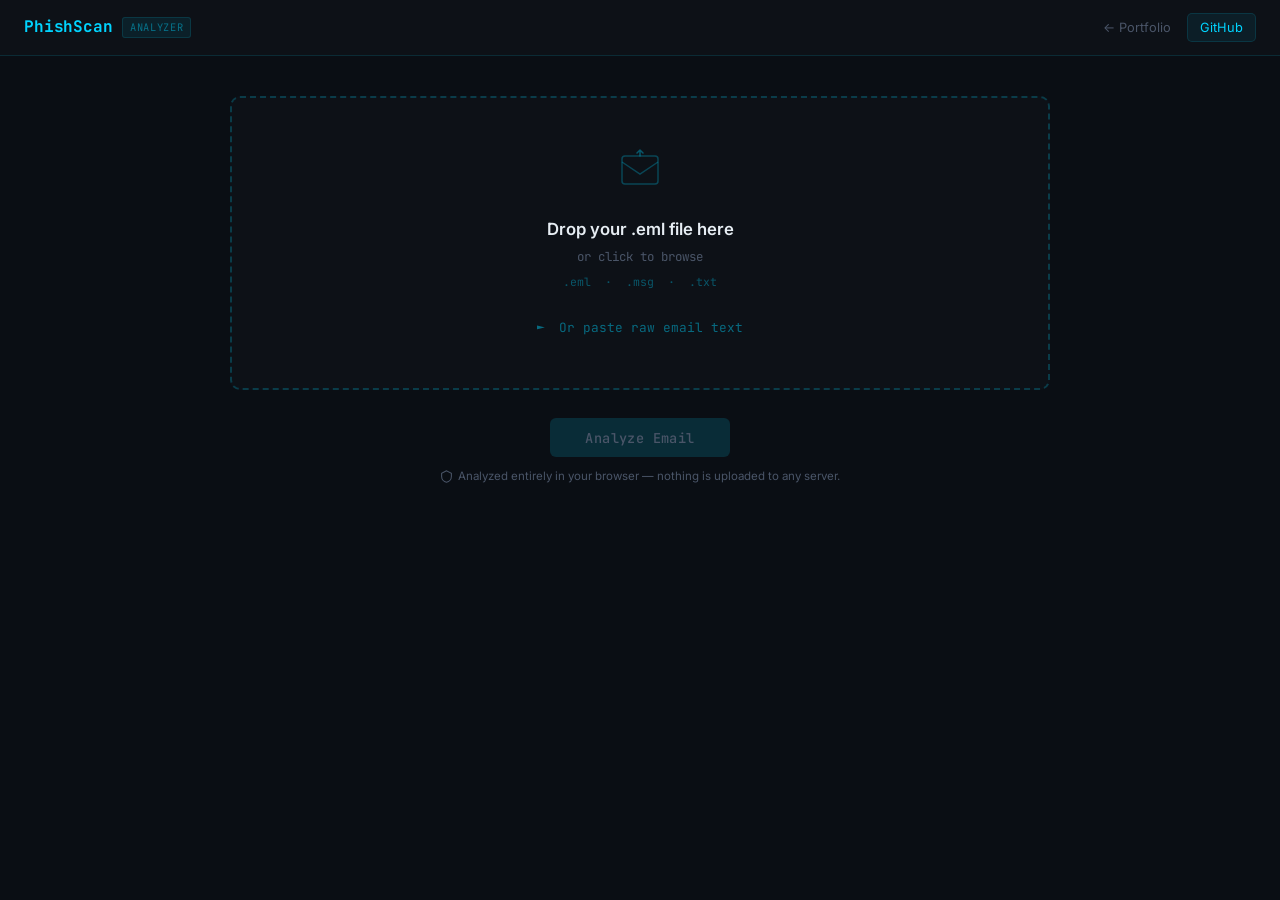
<file: phishscan-demo.html>
<!DOCTYPE html>
<html lang="en">
<head>
  <meta charset="UTF-8" />
  <meta name="viewport" content="width=device-width, initial-scale=1.0" />
  <title>PhishScan Analyzer - Interactive Email Analysis</title>
  <meta name="description" content="Interactive phishing email analyzer. Upload a .eml file or paste raw email text for a full terminal-style security report." />
  <meta name="author" content="Anfas Pulari" />
  <meta property="og:title" content="PhishScan Analyzer" />
  <meta property="og:description" content="Client-side phishing email analyzer - extract IOCs, check authentication, score risk." />
  <meta property="og:type" content="website" />
  <meta http-equiv="X-Content-Type-Options" content="nosniff" />
  <link rel="preconnect" href="https://fonts.googleapis.com" />
  <link rel="preconnect" href="https://fonts.gstatic.com" crossorigin />
  <link href="https://fonts.googleapis.com/css2?family=JetBrains+Mono:wght@400;500;700&family=Inter:wght@400;500;600;700&display=swap" rel="stylesheet" />
  <style>
    *, *::before, *::after { box-sizing: border-box; margin: 0; padding: 0; }

    :root {
      --bg:        #0a0e14;
      --surface:   #0d1117;
      --surface2:  #161b22;
      --border:    rgba(0, 212, 255, 0.13);
      --border2:   rgba(0, 212, 255, 0.22);
      --cyan:      #00d4ff;
      --cyan-dim:  rgba(0, 212, 255, 0.45);
      --green:     #4ade80;
      --yellow:    #facc15;
      --red:       #f87171;
      --dim:       #4a5568;
      --text:      #c9d1d9;
      --text2:     #8b949e;
      --mono:      'JetBrains Mono', monospace;
      --sans:      'Inter', sans-serif;
    }

    html { scroll-behavior: smooth; }

    body {
      background: var(--bg);
      color: var(--text);
      font-family: var(--mono);
      font-size: 14px;
      min-height: 100vh;
      line-height: 1.5;
    }

    /* ── HEADER ─────────────────────────────────────────────── */
    .hdr {
      border-bottom: 1px solid var(--border);
      padding: 0.8rem 1.5rem;
      display: flex;
      align-items: center;
      justify-content: space-between;
      background: var(--surface);
      position: sticky;
      top: 0;
      z-index: 20;
      gap: 1rem;
    }
    .hdr-brand { display: flex; align-items: center; gap: 0.6rem; }
    .hdr-logo  { font-size: 1rem; font-weight: 700; color: var(--cyan); letter-spacing: -0.01em; }
    .hdr-badge {
      font-size: 0.65rem; background: rgba(0,212,255,0.08);
      color: var(--cyan-dim); border: 1px solid var(--border);
      border-radius: 3px; padding: 2px 7px; letter-spacing: 0.06em;
    }
    .hdr-links { display: flex; align-items: center; gap: 1rem; }
    .hdr-links a {
      font-family: var(--sans); font-size: 0.8rem;
      color: var(--dim); text-decoration: none; transition: color 0.2s;
    }
    .hdr-links a:hover { color: var(--cyan); }
    .btn-gh {
      background: rgba(0,212,255,0.07); color: var(--cyan) !important;
      border: 1px solid var(--border); border-radius: 5px;
      padding: 4px 12px !important; transition: background 0.2s, border-color 0.2s !important;
    }
    .btn-gh:hover { background: rgba(0,212,255,0.14) !important; border-color: var(--cyan-dim) !important; }

    /* ── PAGE ────────────────────────────────────────────────── */
    .page { max-width: 860px; margin: 0 auto; padding: 2.5rem 1.25rem 5rem; }

    /* ── UPLOAD STATE ────────────────────────────────────────── */
    #state-upload { }

    .upload-card {
      border: 2px dashed var(--border2);
      border-radius: 10px;
      background: var(--surface);
      padding: 3rem 2rem;
      text-align: center;
      cursor: pointer;
      transition: border-color 0.25s, background 0.25s;
      position: relative;
    }
    .upload-card:hover, .upload-card.drag-over {
      border-color: var(--cyan);
      background: rgba(0,212,255,0.04);
    }
    .upload-card.drag-over { background: rgba(0,212,255,0.07); }

    .upload-icon { margin-bottom: 1.1rem; opacity: 0.6; }
    .upload-heading {
      font-family: var(--sans); font-size: 1.05rem; font-weight: 600;
      color: #e6edf3; margin-bottom: 0.35rem;
    }
    .upload-sub { font-size: 0.78rem; color: var(--dim); margin-bottom: 0.4rem; }
    .upload-types { font-size: 0.72rem; color: rgba(0,212,255,0.35); }
    #file-input { display: none; }

    .paste-toggle {
      display: inline-flex; align-items: center; gap: 0.4rem;
      margin-top: 1.5rem; font-size: 0.8rem; color: var(--cyan-dim);
      cursor: pointer; background: none; border: none;
      font-family: var(--mono); padding: 4px 0;
      transition: color 0.2s; text-decoration: none;
    }
    .paste-toggle:hover { color: var(--cyan); }
    .paste-toggle .arrow { transition: transform 0.2s; display: inline-block; }
    .paste-toggle.open .arrow { transform: rotate(90deg); }

    .paste-section {
      display: none; margin-top: 1.2rem; text-align: left;
    }
    .paste-section.visible { display: block; }

    .paste-label {
      font-size: 0.72rem; color: var(--dim); letter-spacing: 0.05em;
      text-transform: uppercase; margin-bottom: 0.4rem; display: block;
    }

    textarea#paste-input {
      width: 100%; min-height: 180px;
      background: var(--bg); color: var(--text);
      border: 1px solid var(--border2); border-radius: 6px;
      font-family: var(--mono); font-size: 0.78rem; line-height: 1.65;
      padding: 0.8rem 1rem; resize: vertical; outline: none;
      transition: border-color 0.2s;
    }
    textarea#paste-input:focus { border-color: var(--cyan); }
    textarea#paste-input::placeholder { color: var(--dim); opacity: 0.6; }

    .upload-actions {
      margin-top: 1.8rem; display: flex; flex-direction: column;
      align-items: center; gap: 0.7rem;
    }

    .btn-analyze {
      font-family: var(--mono); font-size: 0.85rem; font-weight: 500;
      background: var(--cyan); color: #0a0e14;
      border: none; border-radius: 6px; padding: 0.65rem 2.2rem;
      cursor: pointer; transition: background 0.2s, opacity 0.2s;
      letter-spacing: 0.03em;
    }
    .btn-analyze:disabled {
      background: rgba(0,212,255,0.15); color: var(--dim); cursor: not-allowed;
    }
    .btn-analyze:not(:disabled):hover { background: #29dcff; }

    .privacy-note {
      font-family: var(--sans); font-size: 0.72rem; color: var(--dim);
      display: flex; align-items: center; gap: 0.35rem;
    }
    .privacy-note svg { flex-shrink: 0; }

    /* ── ANALYZING / REPORT STATE ─────────────────────────────── */
    #state-analyzing { display: none; }
    #state-report    { display: none; }

    .terminal-wrap {
      border: 1px solid var(--border);
      border-radius: 8px; overflow: hidden;
      background: var(--surface);
    }
    .terminal-titlebar {
      background: var(--surface2);
      border-bottom: 1px solid var(--border);
      padding: 0.55rem 1rem;
      display: flex; align-items: center; gap: 0.45rem;
    }
    .dot { width: 11px; height: 11px; border-radius: 50%; flex-shrink: 0; }
    .dot-r { background: #f87171; }
    .dot-y { background: #facc15; }
    .dot-g { background: #4ade80; }
    .terminal-title {
      font-size: 0.7rem; color: var(--dim); margin-left: 0.45rem;
      letter-spacing: 0.03em;
    }
    .terminal-body {
      padding: 1rem 1.1rem 1.2rem;
      min-height: 300px; max-height: 680px;
      overflow-y: auto; overflow-x: hidden;
    }
    .t-line {
      display: block; line-height: 1.7;
      white-space: pre-wrap; word-break: break-all;
      font-size: 0.79rem;
    }
    .t-blank  { display: block; height: 4px; }
    .t-prompt { color: var(--cyan); }
    .t-step::before { content: '[+] '; color: var(--cyan); }
    .t-hr     { color: var(--cyan-dim); }
    .t-head   { color: var(--cyan); font-weight: 700; }
    .t-label  { color: var(--cyan); }
    .t-key    { color: var(--text); }
    .t-val    { color: #a5d6ff; }
    .t-red    { color: var(--red); font-weight: 700; }
    .t-green  { color: var(--green); font-weight: 700; }
    .t-yellow { color: var(--yellow); font-weight: 700; }
    .t-url    { color: #a5d6ff; }
    .t-ioc    { color: #e6edf3; }
    .t-reason::before { content: '    ! '; color: var(--yellow); }
    .t-reason { color: var(--yellow); }
    .t-error  { color: var(--red); }
    .t-warn   { color: var(--yellow); }
    .cursor {
      display: inline-block; width: 8px; height: 13px;
      background: var(--cyan); vertical-align: text-bottom;
      animation: blink 0.9s step-end infinite;
    }
    @keyframes blink { 50% { opacity: 0; } }

    .btn-another {
      display: block; margin: 1.5rem auto 0;
      font-family: var(--mono); font-size: 0.82rem;
      background: rgba(0,212,255,0.07); color: var(--cyan);
      border: 1px solid var(--border2); border-radius: 6px;
      padding: 0.55rem 1.6rem; cursor: pointer;
      transition: background 0.2s; letter-spacing: 0.04em;
    }
    .btn-another:hover { background: rgba(0,212,255,0.14); }

    /* ── SCROLLBAR ───────────────────────────────────────────── */
    ::-webkit-scrollbar { width: 5px; height: 5px; }
    ::-webkit-scrollbar-track { background: transparent; }
    ::-webkit-scrollbar-thumb { background: rgba(0,212,255,0.18); border-radius: 3px; }
  </style>
</head>
<body>

  <!-- ── HEADER ──────────────────────────────────────────────── -->
  <header class="hdr">
    <div class="hdr-brand">
      <span class="hdr-logo">PhishScan</span>
      <span class="hdr-badge">ANALYZER</span>
    </div>
    <nav class="hdr-links">
      <a href="https://anfaspulari.github.io">&#8592; Portfolio</a>
      <a href="https://github.com/anfaspulari/phishscan-cli" target="_blank" rel="noopener" class="btn-gh">GitHub</a>
    </nav>
  </header>

  <main class="page">

    <!-- ── STATE 1: UPLOAD ────────────────────────────────────── -->
    <div id="state-upload">

      <div class="upload-card" id="drop-zone" role="button" tabindex="0"
           aria-label="Upload email file">

        <input type="file" id="file-input" accept=".eml,.msg,.txt" />

        <div class="upload-icon">
          <svg width="48" height="48" viewBox="0 0 48 48" fill="none" xmlns="http://www.w3.org/2000/svg">
            <rect x="6" y="10" width="36" height="28" rx="3" stroke="rgba(0,212,255,0.45)" stroke-width="1.5" fill="none"/>
            <path d="M6 16l18 12 18-12" stroke="rgba(0,212,255,0.45)" stroke-width="1.5" fill="none"/>
            <path d="M24 10 L24 4 M21 7 L24 4 L27 7" stroke="rgba(0,212,255,0.6)" stroke-width="1.5" stroke-linecap="round" stroke-linejoin="round"/>
          </svg>
        </div>

        <p class="upload-heading">Drop your .eml file here</p>
        <p class="upload-sub">or click to browse</p>
        <p class="upload-types">.eml &nbsp;&#183;&nbsp; .msg &nbsp;&#183;&nbsp; .txt</p>

        <div style="position:relative;z-index:2;">
          <button class="paste-toggle" id="paste-toggle" type="button"
                  onclick="event.stopPropagation()">
            <span class="arrow">&#9658;</span>&nbsp;Or paste raw email text
          </button>

          <div class="paste-section" id="paste-section" onclick="event.stopPropagation()">
            <label class="paste-label" for="paste-input">// paste raw headers + body</label>
            <textarea id="paste-input" spellcheck="false"
              placeholder="From: support@secure-update-portal.com&#10;Reply-To: attacker@fake-domain.ru&#10;To: victim@company.com&#10;Subject: Urgent: Action Required - Verify Your Account Immediately&#10;Date: Mon, 14 Jan 2024 09:23:11 +0000&#10;Received: from mail.secure-update-portal.com (192.0.2.47)&#10;    by mx.company.com with ESMTP id xyZ9a1b2c3&#10;Received-SPF: fail (domain does not designate 192.0.2.47 as permitted sender)&#10;&#10;Dear Customer,&#10;Verify here: https://secure-login-update.com/verify?token=AbC123XyZ9f2&#10;Support: https://bit.ly/3xHelpDesk"></textarea>
          </div>
        </div>

      </div><!-- /upload-card -->

      <div class="upload-actions">
        <button class="btn-analyze" id="btn-analyze" disabled>Analyze Email</button>
        <p class="privacy-note">
          <svg width="13" height="13" viewBox="0 0 16 16" fill="none">
            <path d="M8 1L2 4v4c0 3.3 2.5 6.4 6 7 3.5-.6 6-3.7 6-7V4L8 1z"
              stroke="#4a5568" stroke-width="1.3" fill="none"/>
          </svg>
          Analyzed entirely in your browser &mdash; nothing is uploaded to any server.
        </p>
      </div>

    </div><!-- /state-upload -->

    <!-- ── STATE 2: ANALYZING ─────────────────────────────────── -->
    <div id="state-analyzing">
      <div class="terminal-wrap">
        <div class="terminal-titlebar">
          <div class="dot dot-r"></div>
          <div class="dot dot-y"></div>
          <div class="dot dot-g"></div>
          <span class="terminal-title" id="analyzing-title">phishscan &#8212; analyzing...</span>
        </div>
        <div class="terminal-body" id="terminal-analyzing"></div>
      </div>
    </div>

    <!-- ── STATE 3: REPORT ────────────────────────────────────── -->
    <div id="state-report">
      <div class="terminal-wrap">
        <div class="terminal-titlebar">
          <div class="dot dot-r"></div>
          <div class="dot dot-y"></div>
          <div class="dot dot-g"></div>
          <span class="terminal-title" id="report-title">phishscan &#8212; report</span>
        </div>
        <div class="terminal-body" id="terminal-report"></div>
      </div>
      <button class="btn-another" id="btn-another">&#x21BA; Analyze Another</button>
    </div>

  </main>

  <script>
  'use strict';

  /* ================================================================
     UTILITIES
  ================================================================ */
  function escHtml(s) {
    return String(s == null ? '' : s)
      .replace(/&/g, '&amp;')
      .replace(/</g, '&lt;')
      .replace(/>/g, '&gt;')
      .replace(/"/g, '&quot;');
  }

  function defang(s) {
    return String(s).replace(/https?/gi, function(m){ return m.replace(/http/i,'hxxp'); })
                    .replace(/\./g, '[.]');
  }

  function defangDomain(d) {
    return String(d).replace(/\./g, '[.]');
  }

  function parseDomain(addr) {
    if (!addr) return '';
    var at = addr.lastIndexOf('@');
    if (at !== -1) return addr.slice(at + 1).toLowerCase().trim();
    return '';
  }

  function parseAddr(raw) {
    if (!raw) return '';
    var m = raw.match(/<([^>]+)>/);
    if (m) return m[1].toLowerCase().trim();
    return raw.toLowerCase().trim().split(/\s/)[0];
  }

  function getSld(domain) {
    var parts = domain.split('.');
    return parts.length >= 2 ? parts[parts.length - 2] : domain;
  }

  /* ================================================================
     EML PARSER
  ================================================================ */
  function decodeQP(s) {
    return s.replace(/=\r?\n/g, '')
            .replace(/=([0-9A-Fa-f]{2})/g, function(_, h) {
              return String.fromCharCode(parseInt(h, 16));
            });
  }

  function decodeB64(s) {
    try {
      return atob(s.replace(/\s/g, ''));
    } catch(e) { return s; }
  }

  function decodePart(raw, encoding) {
    var enc = (encoding || '').toLowerCase().trim();
    if (enc === 'base64') return decodeB64(raw);
    if (enc === 'quoted-printable') return decodeQP(raw);
    return raw;
  }

  function extractParts(rawBody, contentType, encoding) {
    var ct = (contentType || '').toLowerCase();
    var parts = [];

    if (ct.indexOf('multipart/') !== -1) {
      var bm = contentType.match(/boundary="?([^";\r\n]+)"?/i);
      if (!bm) bm = contentType.match(/boundary=([^;\r\n]+)/i);
      if (!bm) return parts;
      var boundary = bm[1].trim();
      var delimiter = '--' + boundary;
      var sections = rawBody.split(new RegExp('(?:^|\\r?\\n)' + escapeRegex('--' + boundary) + '(?!--)(?:\\r?\\n|$)', 'g'));

      for (var i = 0; i < sections.length; i++) {
        var sec = sections[i];
        if (sec == null || sec.trim() === '') continue;
        var sepIdx = sec.search(/\r?\n\r?\n/);
        if (sepIdx === -1) continue;
        var secHeaders = sec.slice(0, sepIdx) || '';
        var secBody    = sec.slice(sepIdx).replace(/^\r?\n/, '') || '';

        var secCT  = (secHeaders.match(/^Content-Type:\s*(.+?)(?:\r?\n(?:[^\S\r\n]|$)|$)/im) || ['',''])[1].trim();
        var secCTE = (secHeaders.match(/^Content-Transfer-Encoding:\s*(.+)/im) || ['',''])[1].trim();

        if (!secCT) continue;
        var secCTLow = secCT.toLowerCase();
        if (secCTLow.indexOf('multipart/') !== -1) {
          var sub = extractParts(secBody, secCT, secCTE);
          parts = parts.concat(sub);
        } else if (secCTLow.indexOf('text/plain') !== -1 || secCTLow.indexOf('text/html') !== -1) {
          var decoded = decodePart(secBody, secCTE);
          parts.push({ type: secCTLow.indexOf('text/html') !== -1 ? 'text/html' : 'text/plain', content: decoded });
        }
      }
      return parts;
    }

    // single part
    var decoded = decodePart(rawBody, encoding);
    if (ct.indexOf('text/html') !== -1) {
      parts.push({ type: 'text/html', content: decoded });
    } else {
      parts.push({ type: 'text/plain', content: decoded });
    }
    return parts;
  }

  function escapeRegex(s) {
    return s.replace(/[.*+?^${}()|[\]\\]/g, '\\$&');
  }

  function parseEml(rawText) {
    var text = (rawText || '').replace(/\r\n/g, '\n').replace(/\r/g, '\n');
    // Unfold continuation lines
    text = text.replace(/\n([ \t])/g, ' $1');

    var sepIdx = text.indexOf('\n\n');
    var rawHeaders = sepIdx !== -1 ? text.slice(0, sepIdx) : text;
    var rawBody    = sepIdx !== -1 ? text.slice(sepIdx + 2) : '';

    // Treat files that have no recognisable header block (e.g. binary .msg)
    // as a plain-text blob so URL/IOC extraction can still run
    if (!rawHeaders || rawHeaders.length < 10 || rawHeaders.indexOf(':') === -1) {
      return { rawHeaders: '', headers: {}, parts: [{ type: 'text/plain', content: text }] };
    }

    var headers = {};
    var lines = rawHeaders.split('\n');
    for (var i = 0; i < lines.length; i++) {
      var line = lines[i];
      var colon = line.indexOf(':');
      if (colon <= 0) continue;
      var key = line.slice(0, colon).toLowerCase().trim();
      var val = line.slice(colon + 1).trim();
      if (!headers[key]) headers[key] = [];
      headers[key].push(val);
    }

    var ct  = getHeader(headers, 'content-type');
    var cte = getHeader(headers, 'content-transfer-encoding');
    var parts = extractParts(rawBody, ct, cte) || [];

    return { rawHeaders: rawHeaders, headers: headers, parts: parts };
  }

  function getHeader(headers, name) {
    if (!headers) return '';
    var a = headers[name.toLowerCase()];
    return (a && a.length) ? a[0] : '';
  }

  function getAllHeaders(headers, name) {
    if (!headers) return [];
    return headers[name.toLowerCase()] || [];
  }

  /* ================================================================
     HEADER ANALYSIS
  ================================================================ */
  function analyzeHeaders(headers) {
    var from_raw    = getHeader(headers, 'from');
    var from_addr   = parseAddr(from_raw).toLowerCase();
    var from_domain = parseDomain(from_addr);

    var rto_raw     = getHeader(headers, 'reply-to');
    var reply_to    = parseAddr(rto_raw).toLowerCase();
    var reply_to_domain = parseDomain(reply_to);
    var reply_to_mismatch = !!(reply_to && from_domain && reply_to_domain && reply_to_domain !== from_domain);

    // SPF
    var spf = '';
    var authResults = getHeader(headers, 'authentication-results');
    if (authResults) {
      var sm = authResults.match(/spf=(\w+)/i);
      if (sm) spf = sm[1].toLowerCase();
    }
    if (!spf) {
      var rspf = getHeader(headers, 'received-spf');
      if (rspf) { spf = rspf.trim().split(/[\s;]/)[0].toLowerCase(); }
    }

    // DKIM
    var dkim = '';
    if (authResults) {
      var dm = authResults.match(/dkim=(\w+)/i);
      if (dm) dkim = dm[1].toLowerCase();
    }

    // DMARC
    var dmarc = '';
    var dmarc_weak = false;
    if (authResults) {
      var dmarc_m = authResults.match(/dmarc=(\w+)/i);
      if (dmarc_m) dmarc = dmarc_m[1].toLowerCase();
    }
    dmarc_weak = !dmarc || dmarc === 'none' || dmarc === 'bestguesspass';

    // Microsoft Exchange anti-spam headers
    var ms_report = getHeader(headers, 'x-forefront-antispam-report');
    var ms_scl = 0, ms_sfv = '', ms_cat = '', ms_spam_high = false;
    if (ms_report) {
      var scl_m = ms_report.match(/SCL:(\d+)/i);
      if (scl_m) ms_scl = parseInt(scl_m[1], 10);
      var sfv_m = ms_report.match(/SFV:(\w+)/i);
      if (sfv_m) ms_sfv = sfv_m[1].toUpperCase();
      var cat_m = ms_report.match(/CAT:(\w+)/i);
      if (cat_m) ms_cat = cat_m[1].toUpperCase();
      ms_spam_high = ms_scl >= 5 || ms_sfv === 'SPM' || ms_sfv === 'PHSH' ||
                     ms_cat === 'SPM' || ms_cat === 'PHSH' || ms_cat === 'MALW';
    }

    var received = getAllHeaders(headers, 'received');
    // Gmail API relay detection - business email via gmailapi.google.com is suspicious
    var gmail_api_hops = received.filter(function(r) { return /gmailapi\.google\.com/i.test(r); });
    var gmail_api_relay = gmail_api_hops.length > 0;
    var repeated_sends  = gmail_api_hops.length > 1;

    // Sender domain lookalike
    var sender_lookalike = lookalikeBrand(from_domain);

    var subject    = getHeader(headers, 'subject');
    var date       = getHeader(headers, 'date');
    var message_id = getHeader(headers, 'message-id');

    return {
      from_raw, from_addr, from_domain,
      reply_to, reply_to_domain, reply_to_mismatch,
      spf, dkim,
      dmarc, dmarc_weak,
      ms_scl, ms_sfv, ms_cat, ms_spam_high,
      gmail_api_relay, gmail_api_hops: gmail_api_hops.length, repeated_sends,
      sender_lookalike,
      received, subject, date, message_id
    };
  }

  /* ================================================================
     URL EXTRACTION & ANALYSIS
  ================================================================ */
  var URL_RE = /https?:\/\/[^\s'"<>()\[\]]+/gi;

  function extractUrls(parts) {
    if (!Array.isArray(parts)) return [];
    var seen = {};
    var out = [];
    for (var i = 0; i < parts.length; i++) {
      var text = parts[i].content || '';
      // Strip HTML tags for URL extraction
      if (parts[i].type === 'text/html') {
        text = text.replace(/<[^>]*>/g, ' ');
      }
      var m;
      URL_RE.lastIndex = 0;
      while ((m = URL_RE.exec(text)) !== null) {
        var url = m[0].replace(/[.,;:)>\]"']+$/, '');
        if (!seen[url]) { seen[url] = true; out.push(url); }
      }
    }
    return out;
  }

  var SHORTENERS = new Set([
    'bit.ly','tinyurl.com','goo.gl','t.co','ow.ly','buff.ly',
    'short.link','rb.gy','cutt.ly','is.gd','v.gd','tiny.cc',
    'bl.ink','snip.ly','shorturl.at','clck.ru','x.co'
  ]);

  var BRANDS = ['paypal','microsoft','google','apple','amazon','netflix',
    'facebook','instagram','twitter','linkedin','dropbox','chase',
    'wellsfargo','bankofamerica','citibank','hsbc','zelle','venmo',
    'cashapp','coinbase','binance','outlook','office365','docusign',
    'fedex','dhl','ups','usps',
    'zendesk','freshdesk','servicenow','jira','confluence',
    'github','gitlab','bitbucket','salesforce','slack','zoom','webex',
    'stripe','wise','revolut','adobe','oracle','ibm','cisco',
    'googledrive','onedrive','sharepoint','hellosign'];

  var SUSP_KW = ['secure','verify','update','login','signin','account',
    'banking','confirm','validation','password','credential','recovery',
    'suspended','unlock','alert','support','helpdesk','portal',
    'authenticate','access','service'];

  var SUSP_TLDS = {'xyz':1,'top':1,'tk':1,'ml':1,'ga':1,'cf':1,'gq':1,
    'click':1,'download':1,'loan':1,'review':1,'party':1,'gdn':1,
    'bid':1,'win':1,'racing':1,'date':1,'trade':1,'live':1,'stream':1,
    'site':1,'website':1,'space':1,'tech':1,'store':1,'shop':1,'icu':1};

  // Levenshtein edit distance
  function levenshtein(a, b) {
    if (a.length < b.length) return levenshtein(b, a);
    if (!b.length) return a.length;
    var prev = [];
    for (var i = 0; i <= b.length; i++) prev[i] = i;
    for (var i = 0; i < a.length; i++) {
      var curr = [i + 1];
      for (var j = 0; j < b.length; j++) {
        curr[j+1] = Math.min(prev[j+1]+1, curr[j]+1, prev[j]+(a[i]===b[j]?0:1));
      }
      prev = curr;
    }
    return prev[b.length];
  }

  // Return brand name if domain SLD is a lookalike, else ''
  function lookalikeBrand(domain) {
    if (!domain) return '';
    var sld = getSld(domain);
    // Exact match = legitimate
    for (var i = 0; i < BRANDS.length; i++) {
      if (sld === BRANDS[i]) return '';
    }
    for (var i = 0; i < BRANDS.length; i++) {
      var b = BRANDS[i];
      if (Math.abs(sld.length - b.length) <= 2 && levenshtein(sld, b) <= 2) return b;
      if (b.length > 3 && sld.indexOf(b) !== -1 && sld !== b) return b;
    }
    return '';
  }

  function isSuspiciousDomain(domain) {
    if (!domain) return false;
    var d = domain.toLowerCase();
    var sld = getSld(d);
    for (var i = 0; i < BRANDS.length; i++) {
      if (d.indexOf(BRANDS[i]) !== -1 && sld !== BRANDS[i]) return true;
    }
    for (var j = 0; j < SUSP_KW.length; j++) {
      if (sld.indexOf(SUSP_KW[j]) !== -1) return true;
    }
    return false;
  }

  function urlDomain(url) {
    try {
      var u = new URL(url);
      return u.hostname.toLowerCase();
    } catch(e) {
      var m = url.match(/^https?:\/\/([^/:?#]+)/i);
      return m ? m[1].toLowerCase() : '';
    }
  }

  function analyzeUrls(urls) {
    var raw = [], defanged = [], domains = [], shorteners = [], suspicious = [];
    var domainsSeen = {};

    for (var i = 0; i < urls.length; i++) {
      var url = urls[i];
      var df  = defang(url);
      var dom = urlDomain(url);

      raw.push(url);
      defanged.push(df);

      if (dom && !domainsSeen[dom]) {
        domainsSeen[dom] = true;
        domains.push(dom);
      }
      if (dom && SHORTENERS.has(dom)) shorteners.push({ url: url, defanged: df });
      if (dom && isSuspiciousDomain(dom)) suspicious.push({ url: url, defanged: df, domain: dom });
    }

    return { raw, defanged, count: urls.length, domains, shorteners, suspicious };
  }

  /* ================================================================
     IOC EXTRACTION
  ================================================================ */
  var IP_RE = /\b(\d{1,3})\.(\d{1,3})\.(\d{1,3})\.(\d{1,3})\b/g;

  function isPrivateIp(a,b,c,d) {
    a=+a; b=+b; c=+c;
    if (a===10) return true;
    if (a===172 && b>=16 && b<=31) return true;
    if (a===192 && b===168) return true;
    if (a===127) return true;
    if (a===0) return true;
    return false;
  }

  var HASH_RE_256 = /\b[0-9a-fA-F]{64}\b/g;
  var HASH_RE_1   = /\b[0-9a-fA-F]{40}\b/g;
  var HASH_RE_MD5 = /\b[0-9a-fA-F]{32}\b/g;

  function extractIocs(parts, urls, headersObj) {
    var allText = (Array.isArray(parts) ? parts : []).map(function(p) {
      return (p && p.content) ? p.content : '';
    }).join('\n');
    var received = getAllHeaders(headersObj, 'received').join('\n');
    var searchText = allText + '\n' + received;

    // Domains
    var domainSeen = {};
    var domains = [];
    for (var i = 0; i < urls.length; i++) {
      var dom = urlDomain(urls[i]);
      if (dom && !domainSeen[dom]) { domainSeen[dom] = true; domains.push(dom); }
    }
    // Also from_domain and reply_to_domain handled in report

    // IPs
    var ipSeen = {};
    var ips = [];
    var m;
    IP_RE.lastIndex = 0;
    while ((m = IP_RE.exec(searchText)) !== null) {
      if (!isPrivateIp(m[1],m[2],m[3],m[4])) {
        var ip = m[1]+'.'+m[2]+'.'+m[3]+'.'+m[4];
        if (!ipSeen[ip]) { ipSeen[ip]=true; ips.push(ip); }
      }
    }

    // Hashes
    var hashSeen = {};
    var hashes = [];
    function addHashes(re, type, text) {
      re.lastIndex = 0;
      var hm;
      while ((hm = re.exec(text)) !== null) {
        var h = hm[0].toLowerCase();
        if (!hashSeen[h]) { hashSeen[h]=true; hashes.push({type:type,value:h}); }
      }
    }
    addHashes(HASH_RE_256, 'SHA256', searchText);
    addHashes(HASH_RE_1,   'SHA1',   searchText);
    addHashes(HASH_RE_MD5, 'MD5',    searchText);

    return { domains, ips, hashes };
  }

  /* ================================================================
     DETECTION RULES
  ================================================================ */
  var URGENCY_KW = [
    'urgent','verify','suspended','unusual activity','confirm your',
    'immediate','action required','account locked','unauthorized',
    'limited time','expires','click here','update your'
  ];

  function rule_spf(ha) {
    var s = (ha.spf || '').toLowerCase();
    if (s === 'fail')     return { score: 20, reason: 'SPF validation failed (FAIL) \u2014 sender not authorised' };
    if (s === 'softfail') return { score: 10, reason: 'SPF validation soft-failed (SOFTFAIL)' };
    if (!s || s === 'none') return { score: 10, reason: 'No SPF record found (NONE)' };
    return { score: 0, reason: null };
  }

  function rule_dkim(ha) {
    var d = (ha.dkim || '').toLowerCase();
    if (!d || d === 'none' || d === 'fail' || d === 'neutral')
      return { score: 10, reason: 'DKIM signature absent or invalid (' + ((ha.dkim || '').toUpperCase() || 'NONE') + ')' };
    return { score: 0, reason: null };
  }

  function rule_reply_to_mismatch(ha) {
    if (ha.reply_to_mismatch)
      return { score: 25, reason: 'Reply-To domain (' + ha.reply_to_domain + ') differs from sender domain (' + ha.from_domain + ')' };
    return { score: 0, reason: null };
  }

  function rule_suspicious_sender(ha) {
    if (isSuspiciousDomain(ha.from_domain))
      return { score: 25, reason: 'Sender domain matches suspicious pattern: ' + ha.from_domain };
    return { score: 0, reason: null };
  }

  function rule_suspicious_urls(ha, ua) {
    var susp = (ua && ua.suspicious) || [];
    if (susp.length > 0)
      return { score: 25, reason: 'Suspicious URL pattern detected: ' + susp[0].defanged };
    return { score: 0, reason: null };
  }

  function rule_url_shorteners(ha, ua) {
    var sh = (ua && ua.shorteners) || [];
    if (sh.length > 0)
      return { score: 15, reason: 'URL shortener detected (destination hidden): ' + sh[0].defanged };
    return { score: 0, reason: null };
  }

  function rule_many_urls(ha, ua) {
    var cnt = (ua && ua.count) || 0;
    if (cnt > 3)
      return { score: 10, reason: 'High number of URLs (' + cnt + ') found in email body' };
    return { score: 0, reason: null };
  }

  function rule_urgency_subject(ha) {
    var subj = (ha.subject || '').toLowerCase();
    for (var i = 0; i < URGENCY_KW.length; i++) {
      if (subj.indexOf(URGENCY_KW[i]) !== -1)
        return { score: 10, reason: 'Subject line contains urgency trigger word: \u201c' + URGENCY_KW[i] + '\u201d' };
    }
    return { score: 0, reason: null };
  }

  function rule_bare_ip_relay(ha) {
    var received = (ha.received || []).join('\n');
    var m;
    var re = /\((\d{1,3})\.(\d{1,3})\.(\d{1,3})\.(\d{1,3})\)/g;
    while ((m = re.exec(received)) !== null) {
      if (!isPrivateIp(m[1],m[2],m[3],m[4])) {
        var ip = m[1]+'.'+m[2]+'.'+m[3]+'.'+m[4];
        return { score: 10, reason: 'Email relayed through bare public IP (no reverse DNS): ' + ip };
      }
    }
    return { score: 0, reason: null };
  }

  // NEW: DMARC weak / absent
  function rule_dmarc(ha) {
    if (ha.dmarc_weak)
      return { score: 10, reason: 'DMARC not enforced (result: ' + (ha.dmarc || 'none') + ') \u2014 spoofing risk' };
    return { score: 0, reason: null };
  }

  // NEW: Microsoft Exchange spam classification
  function rule_ms_spam(ha) {
    if (ha.ms_spam_high)
      return { score: 25, reason: 'Microsoft Exchange flagged as spam (SCL:' + ha.ms_scl + ', SFV:' + ha.ms_sfv + ', CAT:' + ha.ms_cat + ')' };
    return { score: 0, reason: null };
  }

  // NEW: Gmail API relay (business email sent via gmailapi.google.com)
  function rule_gmail_api(ha) {
    if (!ha.gmail_api_relay) return { score: 0, reason: null };
    if (ha.repeated_sends)
      return { score: 30, reason: 'Email sent ' + ha.gmail_api_hops + '\u00d7 via Gmail API \u2014 automated campaign behaviour' };
    return { score: 20, reason: 'Email sent via Gmail API (gmailapi.google.com) \u2014 unusual for business email' };
  }

  // NEW: Sender domain lookalike (edit-distance impersonation)
  function rule_sender_lookalike(ha) {
    if (ha.sender_lookalike)
      return { score: 30, reason: 'Sender domain \u201c' + ha.from_domain + '\u201d is a lookalike of brand \u201c' + ha.sender_lookalike + '\u201d' };
    return { score: 0, reason: null };
  }

  // NEW: BEC patterns in subject
  var BEC_KW = ['request for quote','rfq','invoice','purchase order','wire transfer',
                'gift card','payment instruction','change.*bank','vendor'];
  function rule_bec(ha) {
    var subj = (ha.subject || '').toLowerCase();
    for (var i = 0; i < BEC_KW.length; i++) {
      var re = new RegExp(BEC_KW[i], 'i');
      if (re.test(subj))
        return { score: 15, reason: 'BEC pattern in subject: \u201c' + BEC_KW[i].replace(/\.\*/g,' ') + '\u201d' };
    }
    return { score: 0, reason: null };
  }

  function runRules(ha, ua, iocs) {
    var hits = [];
    var rules = [rule_spf, rule_dkim, rule_dmarc, rule_ms_spam, rule_gmail_api,
                 rule_sender_lookalike, rule_reply_to_mismatch, rule_suspicious_sender,
                 rule_suspicious_urls, rule_url_shorteners, rule_many_urls,
                 rule_urgency_subject, rule_bec, rule_bare_ip_relay];
    for (var i = 0; i < rules.length; i++) {
      var r = rules[i](ha, ua, iocs);
      if (r.score > 0 && r.reason) hits.push(r);
    }
    return hits;
  }

  function calculateScore(hits) {
    var total = 0;
    for (var i = 0; i < hits.length; i++) total += hits[i].score;
    total = Math.min(total, 100);
    var verdict, color;
    if (total >= 61) { verdict = 'HIGH RISK PHISHING'; color = 'red'; }
    else if (total >= 31) { verdict = 'SUSPICIOUS'; color = 'yellow'; }
    else { verdict = 'LOW RISK'; color = 'green'; }
    return { total, verdict, color };
  }

  /* ================================================================
     TERMINAL RENDERER
  ================================================================ */
  function makeTermLine(cls, html) {
    var p = document.createElement('p');
    p.className = 't-line' + (cls ? ' ' + cls : '');
    p.innerHTML = html;
    return p;
  }
  function makeBlank() {
    var p = document.createElement('p');
    p.className = 't-blank';
    return p;
  }

  function appendToTerminal(el, node) {
    el.appendChild(node);
    el.scrollTop = el.scrollHeight;
  }

  function addLines(el, nodes, msPerLine, done) {
    var i = 0;
    function next() {
      if (i >= nodes.length) { if (done) done(); return; }
      appendToTerminal(el, nodes[i++]);
      setTimeout(next, msPerLine);
    }
    next();
  }

  /* ================================================================
     REPORT BUILDER
  ================================================================ */
  function buildReport(filename, ha, ua, iocs, hits, scoreObj) {
    var E = escHtml;
    var nodes = [];
    var B = makeBlank;
    function hr1() { return makeTermLine('t-hr', E('  \u2550\u2550\u2550\u2550\u2550\u2550\u2550\u2550\u2550\u2550\u2550\u2550\u2550\u2550\u2550\u2550\u2550\u2550\u2550\u2550\u2550\u2550\u2550\u2550\u2550\u2550\u2550\u2550\u2550\u2550\u2550\u2550\u2550\u2550\u2550\u2550\u2550\u2550\u2550\u2550\u2550\u2550\u2550\u2550\u2550\u2550\u2550\u2550\u2550\u2550\u2550\u2550\u2550\u2550')); }
    function hr2() { return makeTermLine('t-hr', E('  \u2500\u2500\u2500\u2500\u2500\u2500\u2500\u2500\u2500\u2500\u2500\u2500\u2500\u2500\u2500\u2500\u2500\u2500\u2500\u2500\u2500\u2500\u2500\u2500\u2500\u2500\u2500\u2500\u2500\u2500\u2500\u2500\u2500\u2500\u2500\u2500\u2500\u2500\u2500\u2500\u2500\u2500\u2500\u2500\u2500\u2500\u2500\u2500\u2500\u2500\u2500\u2500\u2500\u2500')); }
    function lbl(t) { return makeTermLine('t-label', E(t)); }
    function kv(key, val) {
      return makeTermLine('', '<span class="t-key">' + E(key) + '</span><span class="t-val">' + E(val) + '</span>');
    }

    nodes.push(B());
    nodes.push(hr1());
    nodes.push(makeTermLine('t-head', '  PHISHSCAN REPORT'));
    nodes.push(hr1());
    nodes.push(B());

    // Metadata
    nodes.push(lbl('  EMAIL METADATA'));
    nodes.push(lbl('  \u2500\u2500\u2500\u2500\u2500\u2500\u2500\u2500\u2500\u2500\u2500\u2500\u2500\u2500'));
    nodes.push(kv('  File      ', ' ' + filename));
    nodes.push(kv('  Subject   ', ' ' + (ha.subject || '(none)')));
    nodes.push(kv('  Date      ', ' ' + (ha.date || '(none)')));
    nodes.push(kv('  Sender    ', ' ' + defang(ha.from_addr || '(none)')));

    if (ha.reply_to) {
      var rtLine = '<span class="t-key">  Reply-To  </span><span class="t-val"> ' +
        E(defang(ha.reply_to)) + '</span>';
      if (ha.reply_to_mismatch) {
        rtLine += '  <span class="t-red">[MISMATCH]</span>';
      }
      nodes.push(makeTermLine('', rtLine));
    }
    nodes.push(B());

    // Authentication
    nodes.push(lbl('  AUTHENTICATION'));
    nodes.push(lbl('  \u2500\u2500\u2500\u2500\u2500\u2500\u2500\u2500\u2500\u2500\u2500\u2500\u2500\u2500'));
    var spfStr = ha.spf ? ha.spf.toUpperCase() : 'NONE';
    var spfCls = spfStr === 'PASS' ? 't-green' : (spfStr === 'NONE' ? 't-yellow' : 't-red');
    nodes.push(makeTermLine('', '<span class="t-key">  SPF       </span><span class="' + spfCls + '"> ' + E(spfStr) + '</span>'));
    var dkimStr = ha.dkim ? ha.dkim.toUpperCase() : 'NONE';
    var dkimCls = dkimStr === 'PASS' ? 't-green' : (dkimStr === 'NONE' ? 't-yellow' : 't-red');
    nodes.push(makeTermLine('', '<span class="t-key">  DKIM      </span><span class="' + dkimCls + '"> ' + E(dkimStr) + '</span>'));
    var dmarcStr = ha.dmarc ? ha.dmarc.toUpperCase() : 'NONE';
    var dmarcCls = ha.dmarc_weak ? 't-yellow' : 't-green';
    var dmarcSuffix = ha.dmarc_weak ? ' <span class="t-yellow">[WEAK]</span>' : '';
    nodes.push(makeTermLine('', '<span class="t-key">  DMARC     </span><span class="' + dmarcCls + '"> ' + E(dmarcStr) + '</span>' + dmarcSuffix));
    if (ha.ms_spam_high) {
      nodes.push(makeTermLine('', '<span class="t-key">  MS Spam   </span><span class="t-red"> SCL:' + E(String(ha.ms_scl)) + '  SFV:' + E(ha.ms_sfv) + '  CAT:' + E(ha.ms_cat) + '</span>'));
    }
    if (ha.gmail_api_relay) {
      var relayStr = 'Gmail API (' + ha.gmail_api_hops + ' hop' + (ha.gmail_api_hops !== 1 ? 's' : '') + ')';
      nodes.push(makeTermLine('', '<span class="t-key">  Relay     </span><span class="t-yellow"> ' + E(relayStr) + '</span>'));
    }
    nodes.push(B());

    // URLs
    nodes.push(lbl('  URLs FOUND (' + ua.count + ')'));
    nodes.push(lbl('  \u2500\u2500\u2500\u2500\u2500\u2500\u2500\u2500\u2500\u2500\u2500\u2500\u2500\u2500\u2500\u2500\u2500\u2500\u2500\u2500'));
    if (ua.count === 0) {
      nodes.push(makeTermLine('t-val', '    None found'));
    } else {
      var shortSet = new Set((ua.shorteners || []).map(function(x){ return x.url; }));
      var suspSet  = new Set((ua.suspicious || []).map(function(x){ return x.url; }));
      for (var i = 0; i < ua.raw.length; i++) {
        var url = ua.raw[i];
        var df  = ua.defanged[i];
        var line = '<span class="t-url">    ' + E(df) + '</span>';
        if (suspSet.has(url)) line += '  <span class="t-red">[SUSPICIOUS]</span>';
        if (shortSet.has(url)) line += '  <span class="t-yellow">[SHORTENER]</span>';
        nodes.push(makeTermLine('', line));
      }
    }
    nodes.push(B());

    // IOCs
    nodes.push(lbl('  EXTRACTED IOCs'));
    nodes.push(lbl('  \u2500\u2500\u2500\u2500\u2500\u2500\u2500\u2500\u2500\u2500\u2500\u2500\u2500\u2500'));

    var allDomains = (iocs.domains || []).slice();
    if (ha.from_domain && allDomains.indexOf(ha.from_domain) === -1) allDomains.push(ha.from_domain);
    if (ha.reply_to_domain && allDomains.indexOf(ha.reply_to_domain) === -1) allDomains.push(ha.reply_to_domain);

    var hasIocs = allDomains.length || (iocs.ips || []).length || (iocs.hashes || []).length;
    if (!hasIocs) {
      nodes.push(makeTermLine('t-val', '    None extracted'));
    } else {
      if (allDomains.length) {
        nodes.push(makeTermLine('t-label', '    Domains:'));
        for (var d = 0; d < allDomains.length; d++)
          nodes.push(makeTermLine('t-ioc', '      ' + E(defangDomain(allDomains[d]))));
      }
      var ipsArr = iocs.ips || [];
      if (ipsArr.length) {
        nodes.push(makeTermLine('t-label', '    IP Addresses:'));
        for (var ip = 0; ip < ipsArr.length; ip++)
          nodes.push(makeTermLine('t-ioc', '      ' + E(ipsArr[ip])));
      }
      var hashArr = iocs.hashes || [];
      if (hashArr.length) {
        nodes.push(makeTermLine('t-label', '    File Hashes:'));
        for (var h = 0; h < hashArr.length; h++)
          nodes.push(makeTermLine('t-ioc', '      [' + E(hashArr[h].type) + ']  ' + E(hashArr[h].value)));
      }
    }
    nodes.push(B());

    // Score
    var scoreCls = scoreObj.color === 'red' ? 't-red' : scoreObj.color === 'yellow' ? 't-yellow' : 't-green';
    var filled = Math.round(scoreObj.total / 5);
    var bar = '\u2588'.repeat(filled) + '\u2591'.repeat(20 - filled);
    nodes.push(hr2());
    nodes.push(makeTermLine('', '<span class="t-key">  Score   : </span><span class="' + scoreCls + '">' + E(scoreObj.total) + '/100</span>  <span class="' + scoreCls + '">[' + E(bar) + ']</span>'));
    nodes.push(makeTermLine('', '<span class="t-key">  Verdict : </span><span class="' + scoreCls + '">' + E(scoreObj.verdict) + '</span>'));
    nodes.push(hr2());
    nodes.push(B());

    // Reasons
    if (hits.length) {
      nodes.push(lbl('  DETECTION REASONS'));
      nodes.push(lbl('  \u2500\u2500\u2500\u2500\u2500\u2500\u2500\u2500\u2500\u2500\u2500\u2500\u2500\u2500\u2500\u2500\u2500'));
      for (var r = 0; r < hits.length; r++)
        nodes.push(makeTermLine('t-reason', E(hits[r].reason)));
      nodes.push(B());
    }

    return nodes;
  }

  /* ================================================================
     MAIN ORCHESTRATOR
  ================================================================ */
  var currentFilename = '';
  var currentText     = '';

  var stateUpload    = document.getElementById('state-upload');
  var stateAnalyzing = document.getElementById('state-analyzing');
  var stateReport    = document.getElementById('state-report');
  var termAnalyzing  = document.getElementById('terminal-analyzing');
  var termReport     = document.getElementById('terminal-report');
  var analyzingTitle = document.getElementById('analyzing-title');
  var reportTitle    = document.getElementById('report-title');
  var btnAnalyze     = document.getElementById('btn-analyze');
  var btnAnother     = document.getElementById('btn-another');
  var fileInput      = document.getElementById('file-input');
  var dropZone       = document.getElementById('drop-zone');
  var pasteToggle    = document.getElementById('paste-toggle');
  var pasteSection   = document.getElementById('paste-section');
  var pasteInput     = document.getElementById('paste-input');

  function showState(name) {
    stateUpload.style.display    = name === 'upload'    ? 'block' : 'none';
    stateAnalyzing.style.display = name === 'analyzing' ? 'block' : 'none';
    stateReport.style.display    = name === 'report'    ? 'block' : 'none';
  }
  showState('upload');

  // ── Drag-and-drop & file input ───────────────────────────────
  dropZone.addEventListener('click', function(e) {
    if (e.target === pasteToggle || pasteSection.contains(e.target)) return;
    fileInput.click();
  });
  dropZone.addEventListener('keydown', function(e) {
    if (e.key === 'Enter' || e.key === ' ') { e.preventDefault(); fileInput.click(); }
  });

  dropZone.addEventListener('dragover', function(e) {
    e.preventDefault(); dropZone.classList.add('drag-over');
  });
  dropZone.addEventListener('dragleave', function() {
    dropZone.classList.remove('drag-over');
  });
  dropZone.addEventListener('drop', function(e) {
    e.preventDefault();
    dropZone.classList.remove('drag-over');
    var files = e.dataTransfer.files;
    if (files.length) handleFile(files[0]);
  });

  fileInput.addEventListener('change', function() {
    if (fileInput.files.length) handleFile(fileInput.files[0]);
  });

  pasteInput.addEventListener('input', updateAnalyzeBtn);
  pasteInput.addEventListener('paste', function() { setTimeout(updateAnalyzeBtn, 10); });

  pasteToggle.addEventListener('click', function(e) {
    e.stopPropagation();
    var open = pasteSection.classList.toggle('visible');
    pasteToggle.classList.toggle('open', open);
    updateAnalyzeBtn();
  });

  function updateAnalyzeBtn() {
    var hasPaste = pasteInput.value.trim().length > 0;
    var hasFile  = currentFilename !== '';
    btnAnalyze.disabled = !hasPaste && !hasFile;
  }

  function handleFile(file) {
    currentFilename = file.name;
    var reader = new FileReader();
    reader.onload = function(e) {
      currentText = e.target.result;
      updateAnalyzeBtn();
    };
    reader.onerror = function() {
      currentFilename = '';
      currentText = '';
      updateAnalyzeBtn();
    };
    reader.readAsText(file, 'utf-8');
  }

  btnAnalyze.addEventListener('click', function() {
    var rawText, filename;
    if (pasteSection.classList.contains('visible') && pasteInput.value.trim()) {
      rawText = pasteInput.value;
      filename = '(pasted input)';
    } else {
      rawText = currentText;
      filename = currentFilename;
    }
    if (!rawText) return;
    runAnalysis(rawText, filename);
  });

  btnAnother.addEventListener('click', function() {
    currentFilename = '';
    currentText = '';
    fileInput.value = '';
    pasteInput.value = '';
    pasteSection.classList.remove('visible');
    pasteToggle.classList.remove('open');
    btnAnalyze.disabled = true;
    termAnalyzing.innerHTML = '';
    termReport.innerHTML = '';
    showState('upload');
  });

  /* ── Analysis runner ──────────────────────────────────────────*/
  function addStep(el, text) {
    return new Promise(function(resolve) {
      var p = makeTermLine('t-step', escHtml(text));
      appendToTerminal(el, p);
      setTimeout(resolve, 300);
    });
  }

  function runAnalysis(rawText, filename) {
    termAnalyzing.innerHTML = '';
    termReport.innerHTML = '';
    analyzingTitle.textContent = 'phishscan \u2014 ' + filename;
    showState('analyzing');

    var isMsgFile = /\.msg$/i.test(filename);

    // initial prompt line
    var promptLine = makeTermLine('', '<span class="t-prompt">anfas@sec:~$</span> phishscan ' + escHtml(filename));
    appendToTerminal(termAnalyzing, promptLine);
    appendToTerminal(termAnalyzing, makeBlank());

    if (isMsgFile) {
      var warn = makeTermLine('t-warn', '\u26a0 MSG format is Microsoft Outlook binary \u2014 limited parsing. For best results, export as .eml from Outlook.');
      appendToTerminal(termAnalyzing, warn);
      appendToTerminal(termAnalyzing, makeBlank());
    }

    var steps = [
      'Reading file...',
      'Parsing email headers...',
      'Extracting URLs...',
      'Extracting IOCs...',
      'Running detection rules...',
      'Calculating risk score...'
    ];

    var stepNodes = steps.map(function(s) { return makeTermLine('t-step', escHtml(s)); });
    var si = 0;
    function nextStep() {
      if (si >= stepNodes.length) {
        doAnalysis();
        return;
      }
      appendToTerminal(termAnalyzing, stepNodes[si++]);
      setTimeout(nextStep, 300);
    }
    setTimeout(nextStep, 200);

    function doAnalysis() {
      setTimeout(function() {
        try {
          var parsed  = parseEml(rawText);
          if (!parsed || !parsed.headers) throw new Error('Invalid or unsupported email format');
          parsed.parts = Array.isArray(parsed.parts) ? parsed.parts : [];
          var ha      = analyzeHeaders(parsed.headers);
          var urls    = extractUrls(parsed.parts);
          var ua      = analyzeUrls(urls);
          var iocs    = extractIocs(parsed.parts, urls, parsed.headers);
          var hits    = runRules(ha, ua, iocs);
          var scoreObj = calculateScore(hits);

          var reportNodes = buildReport(filename, ha, ua, iocs, hits, scoreObj);
          var cursorLine = makeTermLine('', '<span class="t-prompt">anfas@sec:~$</span> <span class="cursor"></span>');
          reportNodes.push(cursorLine);

          // Copy analyzing steps to report terminal
          var cloneDiv = termAnalyzing.cloneNode(true);
          while (cloneDiv.firstChild) {
            termReport.appendChild(cloneDiv.firstChild);
          }

          reportTitle.textContent = 'phishscan \u2014 ' + filename + ' [' + scoreObj.verdict + ']';
          showState('report');

          addLines(termReport, reportNodes, 15);
        } catch(err) {
          console.error('PHISHSCAN FULL ERROR:', err);
          var msg = err && err.message ? err.message : String(err);
          var errLine = makeTermLine('t-error', escHtml('[!] Error: ' + msg));
          appendToTerminal(termAnalyzing, errLine);
          appendToTerminal(termAnalyzing, makeTermLine('t-error', escHtml('    Try pasting the raw email text instead, or check that the file is a valid .eml')));
          appendToTerminal(termAnalyzing, makeTermLine('', '<span class="t-prompt">anfas@sec:~$</span> <span class="cursor"></span>'));
          showState('analyzing');
        }
      }, 400);
    }
  }

  </script>
</body>
</html>
</file>
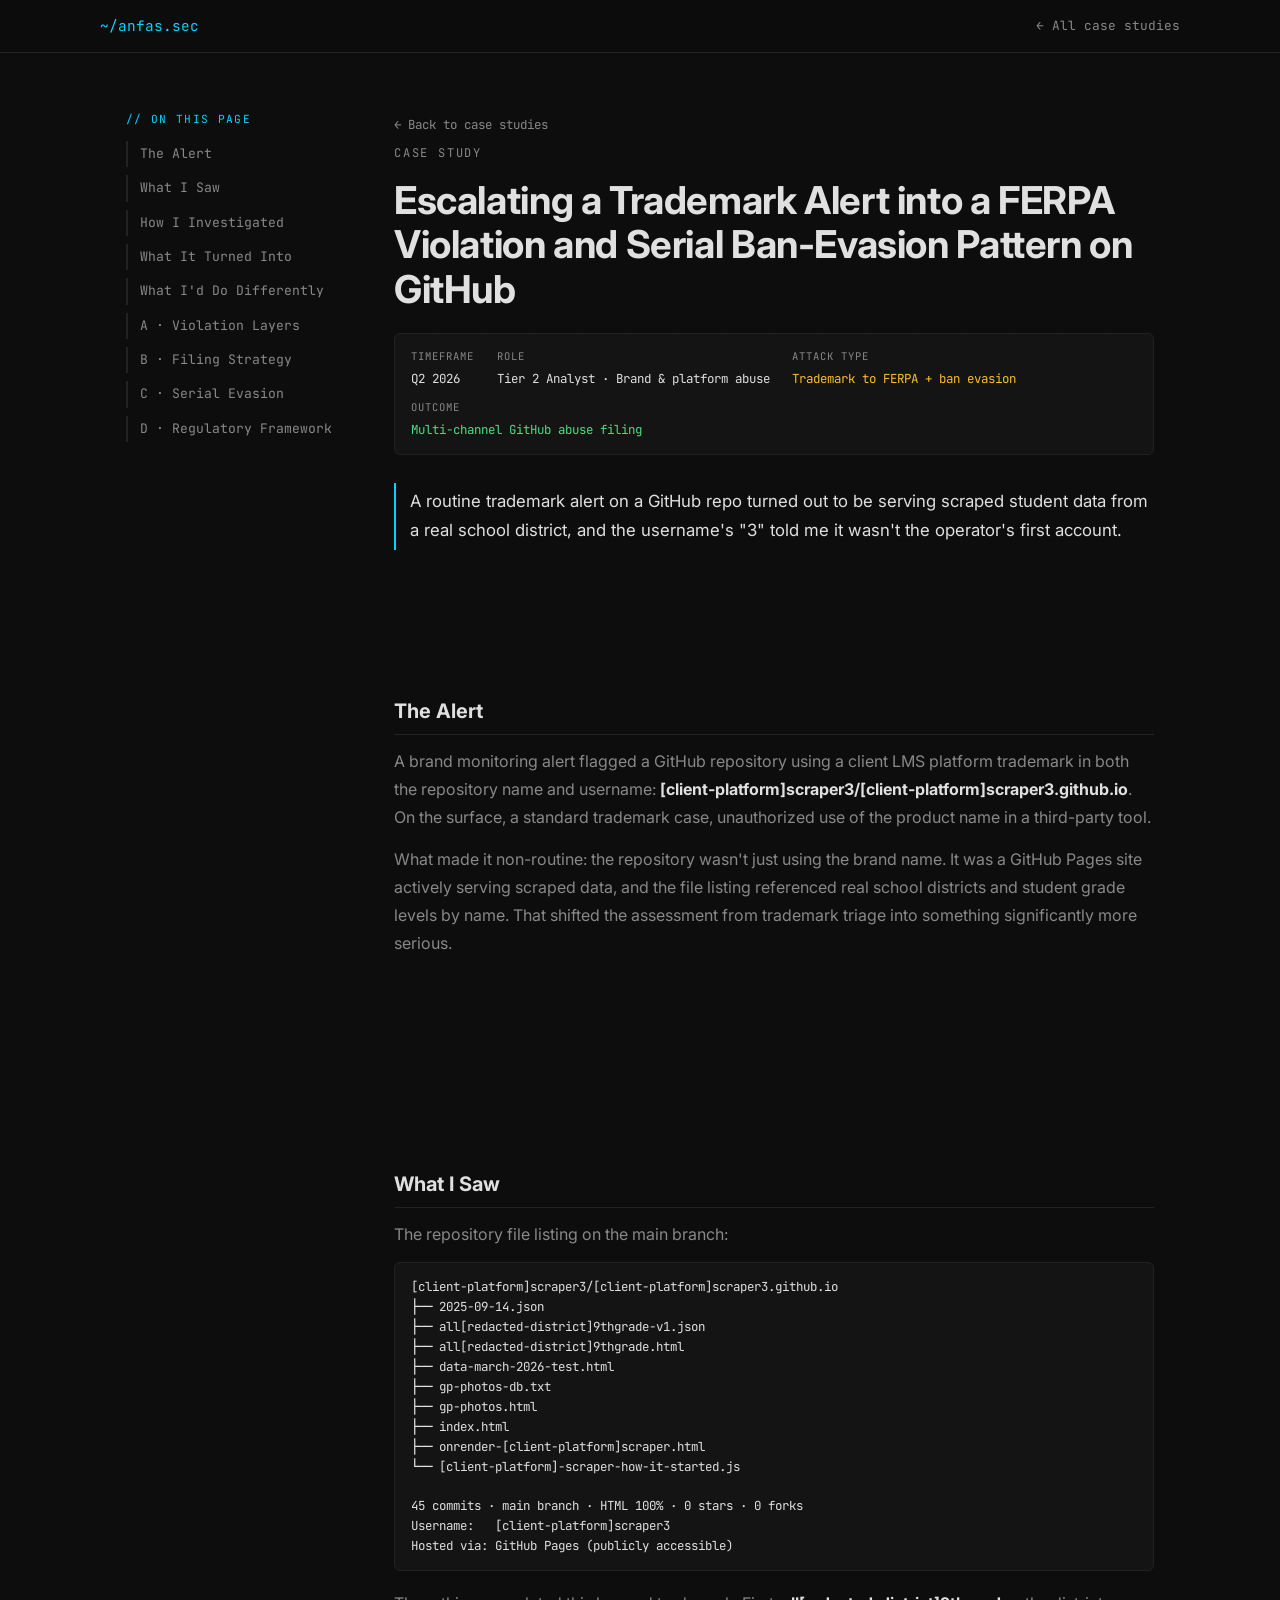
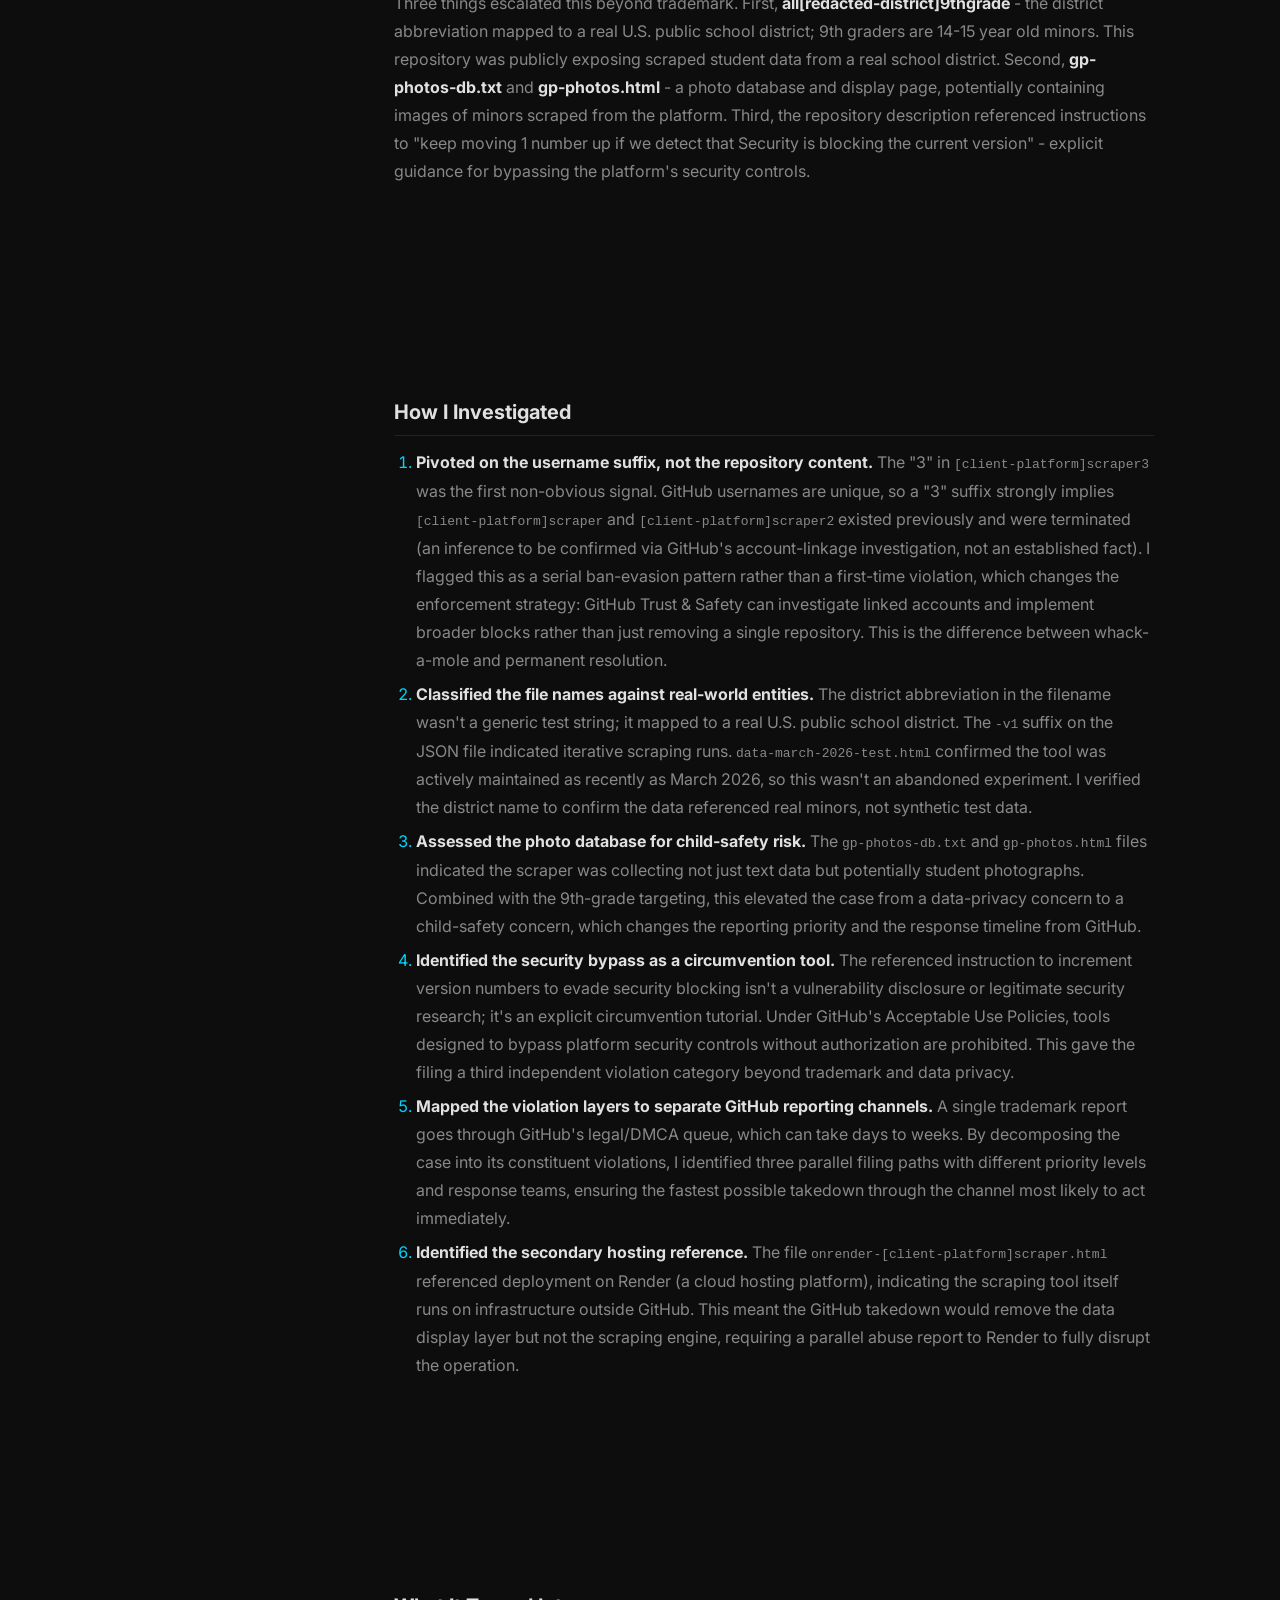
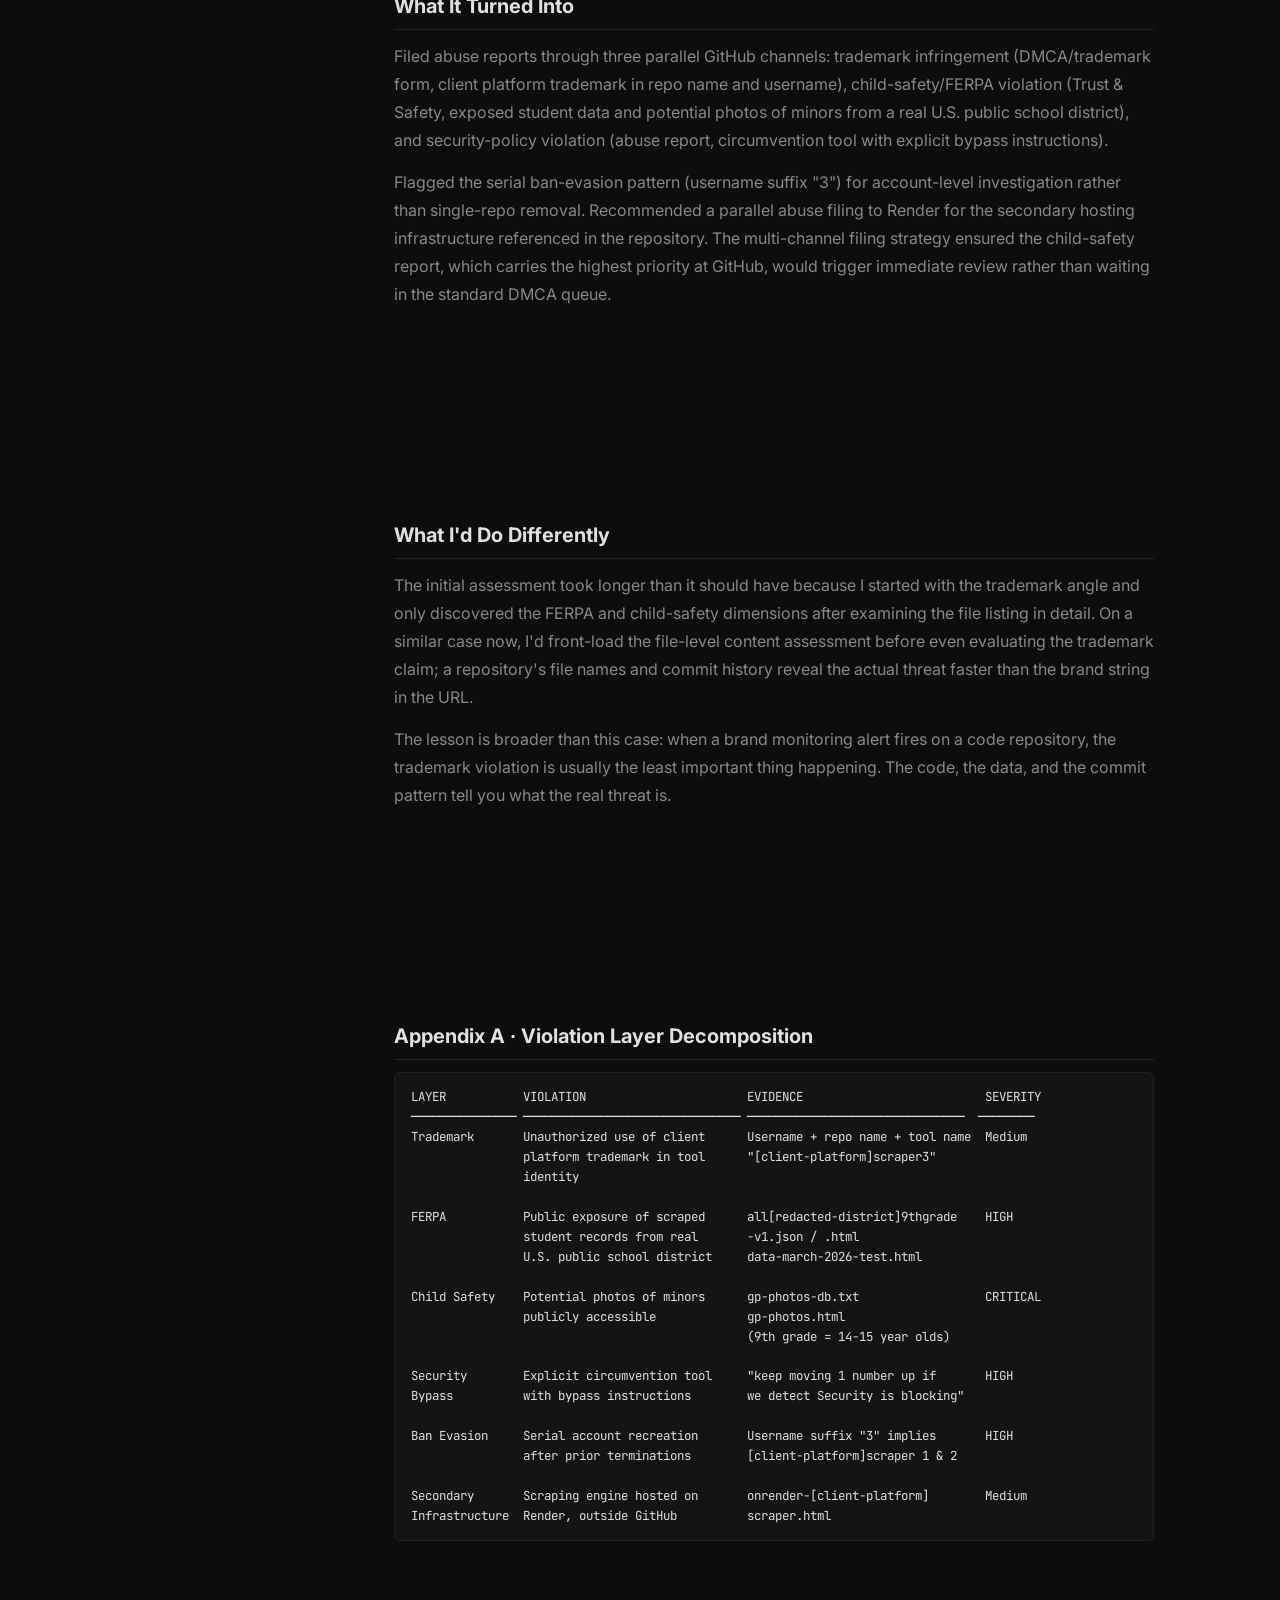
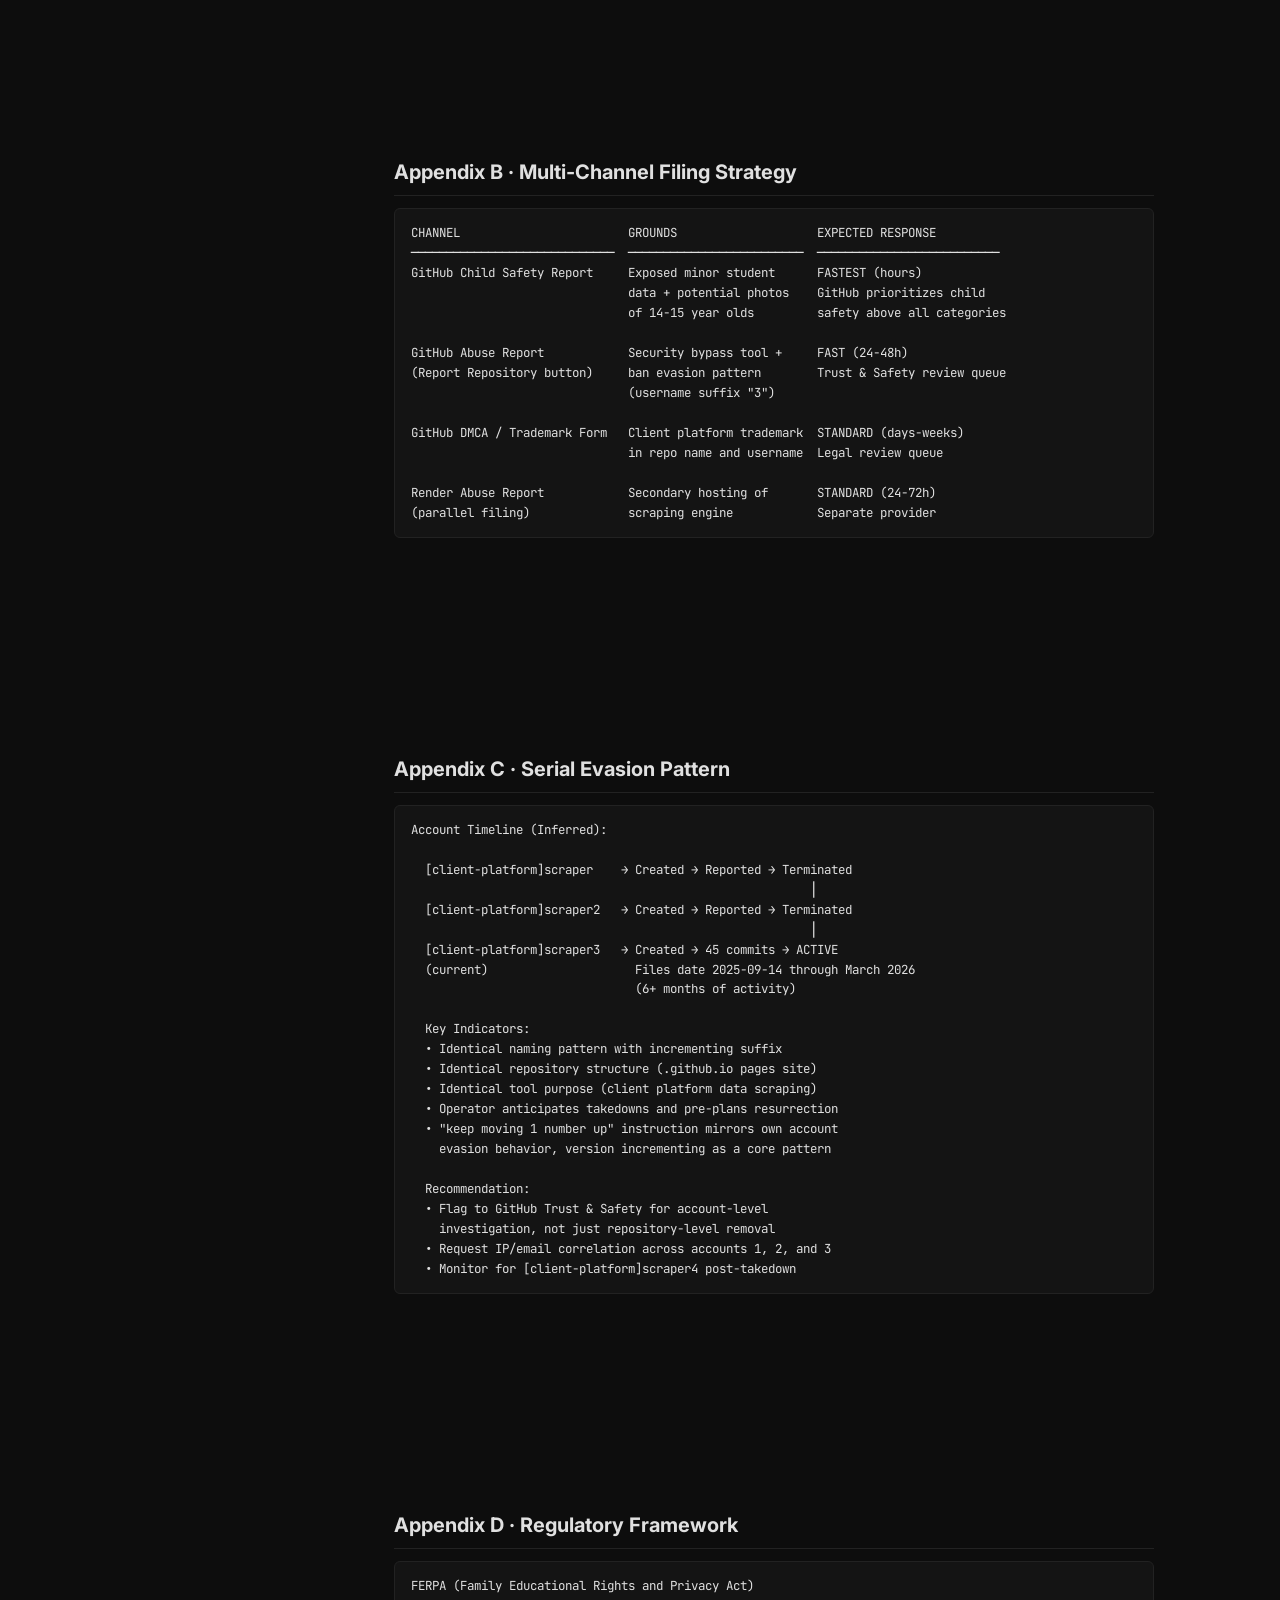
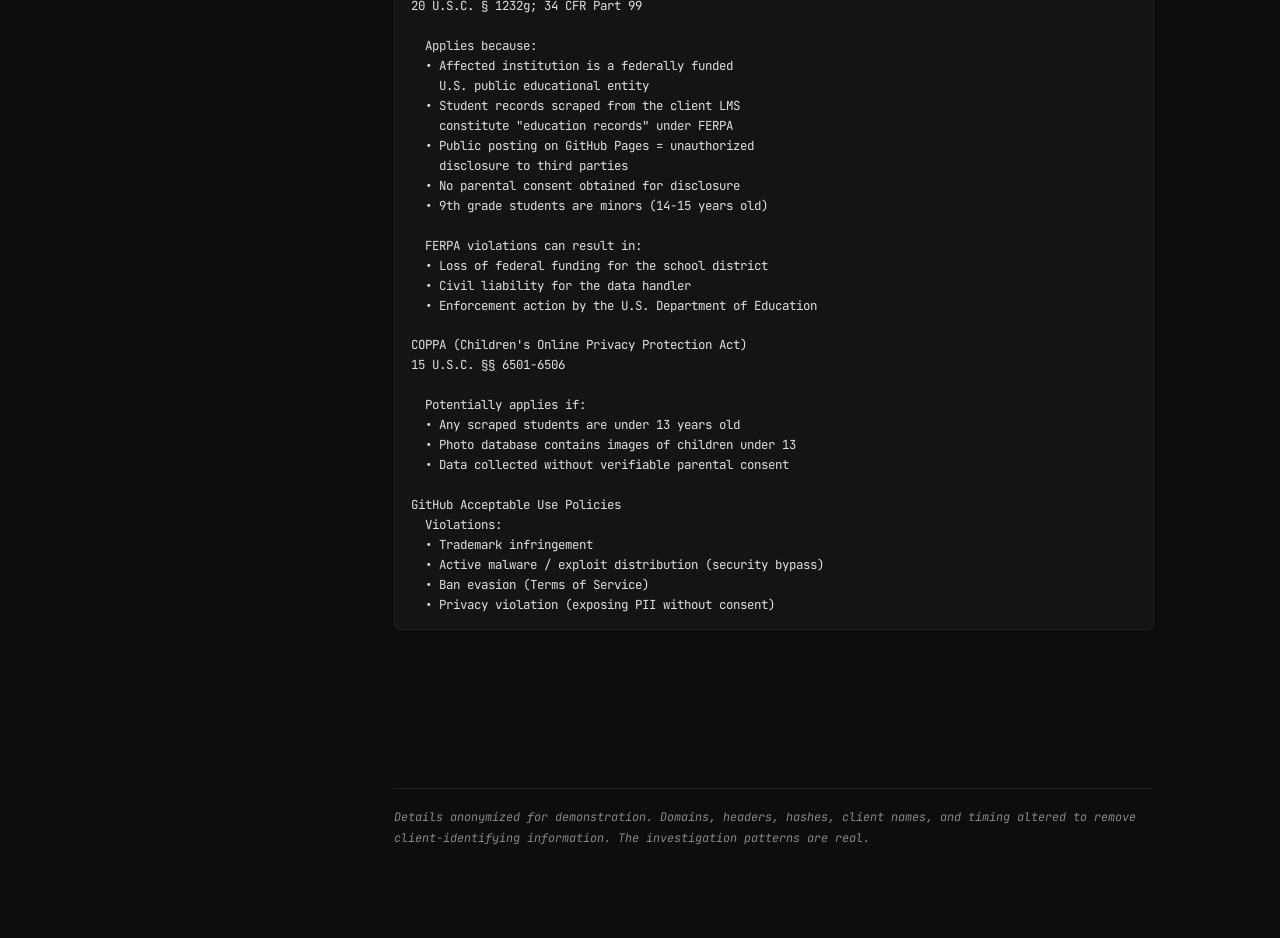
<file: case-studies/github-trademark-ferpa.html>
<!DOCTYPE html>
<html lang="en">
<head>
  <meta charset="UTF-8" />
  <meta name="viewport" content="width=device-width, initial-scale=1.0" />
  <meta name="description" content="Case study: escalating a routine trademark alert into a FERPA, child-safety, and ban-evasion filing across multiple GitHub abuse channels." />
  <title>Trademark Alert to FERPA Escalation - Case Study | Anfas Pulari</title>

  <link rel="preconnect" href="https://fonts.googleapis.com" />
  <link rel="preconnect" href="https://fonts.gstatic.com" crossorigin />
  <link href="https://fonts.googleapis.com/css2?family=Inter:wght@400;500;600;700&family=JetBrains+Mono:wght@400;500&display=swap" rel="stylesheet" />
  <link rel="stylesheet" href="../assets/css/styles.css" />
</head>
<body>

  <a href="#main" class="skip-link">Skip to content</a>

  <nav class="cs-nav">
    <div class="container">
      <a href="../index.html" class="nav-logo">~/anfas.sec</a>
      <a href="../index.html#case-studies" class="cs-nav-back">← All case studies</a>
    </div>
  </nav>

  <main id="main" class="case-study">
    <div class="cs-layout">

      <aside class="cs-toc" aria-label="On this page">
        <p class="cs-toc-label">// On this page</p>
        <ul>
          <li><a href="#the-alert">The Alert</a></li>
          <li><a href="#what-i-saw">What I Saw</a></li>
          <li><a href="#how-i-investigated">How I Investigated</a></li>
          <li><a href="#what-it-turned-into">What It Turned Into</a></li>
          <li><a href="#what-id-do-differently">What I'd Do Differently</a></li>
          <li><a href="#appendix-a">A · Violation Layers</a></li>
          <li><a href="#appendix-b">B · Filing Strategy</a></li>
          <li><a href="#appendix-c">C · Serial Evasion</a></li>
          <li><a href="#appendix-d">D · Regulatory Framework</a></li>
        </ul>
      </aside>

      <article class="cs-body">
        <a href="../index.html#case-studies" class="cs-back">← Back to case studies</a>
        <p class="section-label">Case Study</p>
        <h1>Escalating a Trademark Alert into a FERPA Violation and Serial Ban-Evasion Pattern on GitHub</h1>

        <div class="cs-meta" aria-label="Case metadata">
          <div class="cs-meta-item">
            <span class="cs-meta-key">Timeframe</span>
            <span class="cs-meta-val">Q2 2026</span>
          </div>
          <div class="cs-meta-item">
            <span class="cs-meta-key">Role</span>
            <span class="cs-meta-val">Tier 2 Analyst · Brand &amp; platform abuse</span>
          </div>
          <div class="cs-meta-item">
            <span class="cs-meta-key">Attack type</span>
            <span class="cs-meta-val is-threat">Trademark to FERPA + ban evasion</span>
          </div>
          <div class="cs-meta-item">
            <span class="cs-meta-key">Outcome</span>
            <span class="cs-meta-val is-ok">Multi-channel GitHub abuse filing</span>
          </div>
        </div>

        <p class="cs-lead">
          A routine trademark alert on a GitHub repo turned out to be serving scraped student data from a real school district, and the username's "3" told me it wasn't the operator's first account.
        </p>

        <section id="the-alert">
          <h2>The Alert</h2>
          <p>
            A brand monitoring alert flagged a GitHub repository using a client LMS platform trademark in both the repository name and username: <strong>[client-platform]scraper3/[client-platform]scraper3.github.io</strong>. On the surface, a standard trademark case, unauthorized use of the product name in a third-party tool.
          </p>
          <p>
            What made it non-routine: the repository wasn't just using the brand name. It was a GitHub Pages site actively serving scraped data, and the file listing referenced real school districts and student grade levels by name. That shifted the assessment from trademark triage into something significantly more serious.
          </p>
        </section>

        <section id="what-i-saw">
          <h2>What I Saw</h2>
          <p>
            The repository file listing on the main branch:
          </p>
          <pre class="cs-code" data-copy-label="click to copy">[client-platform]scraper3/[client-platform]scraper3.github.io
├── 2025-09-14.json
├── all[redacted-district]9thgrade-v1.json
├── all[redacted-district]9thgrade.html
├── data-march-2026-test.html
├── gp-photos-db.txt
├── gp-photos.html
├── index.html
├── onrender-[client-platform]scraper.html
└── [client-platform]-scraper-how-it-started.js

45 commits · main branch · HTML 100% · 0 stars · 0 forks
Username:   [client-platform]scraper3
Hosted via: GitHub Pages (publicly accessible)</pre>
          <p>
            Three things escalated this beyond trademark. First, <strong>all[redacted-district]9thgrade</strong> - the district abbreviation mapped to a real U.S. public school district; 9th graders are 14-15 year old minors. This repository was publicly exposing scraped student data from a real school district. Second, <strong>gp-photos-db.txt</strong> and <strong>gp-photos.html</strong> - a photo database and display page, potentially containing images of minors scraped from the platform. Third, the repository description referenced instructions to "keep moving 1 number up if we detect that Security is blocking the current version" - explicit guidance for bypassing the platform's security controls.
          </p>
        </section>

        <section id="how-i-investigated">
          <h2>How I Investigated</h2>
          <ol>
            <li><strong>Pivoted on the username suffix, not the repository content.</strong> The "3" in <code>[client-platform]scraper3</code> was the first non-obvious signal. GitHub usernames are unique, so a "3" suffix strongly implies <code>[client-platform]scraper</code> and <code>[client-platform]scraper2</code> existed previously and were terminated (an inference to be confirmed via GitHub's account-linkage investigation, not an established fact). I flagged this as a serial ban-evasion pattern rather than a first-time violation, which changes the enforcement strategy: GitHub Trust &amp; Safety can investigate linked accounts and implement broader blocks rather than just removing a single repository. This is the difference between whack-a-mole and permanent resolution.</li>
            <li><strong>Classified the file names against real-world entities.</strong> The district abbreviation in the filename wasn't a generic test string; it mapped to a real U.S. public school district. The <code>-v1</code> suffix on the JSON file indicated iterative scraping runs. <code>data-march-2026-test.html</code> confirmed the tool was actively maintained as recently as March 2026, so this wasn't an abandoned experiment. I verified the district name to confirm the data referenced real minors, not synthetic test data.</li>
            <li><strong>Assessed the photo database for child-safety risk.</strong> The <code>gp-photos-db.txt</code> and <code>gp-photos.html</code> files indicated the scraper was collecting not just text data but potentially student photographs. Combined with the 9th-grade targeting, this elevated the case from a data-privacy concern to a child-safety concern, which changes the reporting priority and the response timeline from GitHub.</li>
            <li><strong>Identified the security bypass as a circumvention tool.</strong> The referenced instruction to increment version numbers to evade security blocking isn't a vulnerability disclosure or legitimate security research; it's an explicit circumvention tutorial. Under GitHub's Acceptable Use Policies, tools designed to bypass platform security controls without authorization are prohibited. This gave the filing a third independent violation category beyond trademark and data privacy.</li>
            <li><strong>Mapped the violation layers to separate GitHub reporting channels.</strong> A single trademark report goes through GitHub's legal/DMCA queue, which can take days to weeks. By decomposing the case into its constituent violations, I identified three parallel filing paths with different priority levels and response teams, ensuring the fastest possible takedown through the channel most likely to act immediately.</li>
            <li><strong>Identified the secondary hosting reference.</strong> The file <code>onrender-[client-platform]scraper.html</code> referenced deployment on Render (a cloud hosting platform), indicating the scraping tool itself runs on infrastructure outside GitHub. This meant the GitHub takedown would remove the data display layer but not the scraping engine, requiring a parallel abuse report to Render to fully disrupt the operation.</li>
          </ol>
        </section>

        <section id="what-it-turned-into">
          <h2>What It Turned Into</h2>
          <p>
            Filed abuse reports through three parallel GitHub channels: trademark infringement (DMCA/trademark form, client platform trademark in repo name and username), child-safety/FERPA violation (Trust &amp; Safety, exposed student data and potential photos of minors from a real U.S. public school district), and security-policy violation (abuse report, circumvention tool with explicit bypass instructions).
          </p>
          <p>
            Flagged the serial ban-evasion pattern (username suffix "3") for account-level investigation rather than single-repo removal. Recommended a parallel abuse filing to Render for the secondary hosting infrastructure referenced in the repository. The multi-channel filing strategy ensured the child-safety report, which carries the highest priority at GitHub, would trigger immediate review rather than waiting in the standard DMCA queue.
          </p>
        </section>

        <section id="what-id-do-differently">
          <h2>What I'd Do Differently</h2>
          <p>
            The initial assessment took longer than it should have because I started with the trademark angle and only discovered the FERPA and child-safety dimensions after examining the file listing in detail. On a similar case now, I'd front-load the file-level content assessment before even evaluating the trademark claim; a repository's file names and commit history reveal the actual threat faster than the brand string in the URL.
          </p>
          <p>
            The lesson is broader than this case: when a brand monitoring alert fires on a code repository, the trademark violation is usually the least important thing happening. The code, the data, and the commit pattern tell you what the real threat is.
          </p>
        </section>

        <section id="appendix-a">
          <h2>Appendix A · Violation Layer Decomposition</h2>
          <pre class="cs-code" data-copy-label="click to copy">LAYER           VIOLATION                       EVIDENCE                          SEVERITY
─────────────── ─────────────────────────────── ───────────────────────────────  ────────
Trademark       Unauthorized use of client      Username + repo name + tool name  Medium
                platform trademark in tool      "[client-platform]scraper3"
                identity

FERPA           Public exposure of scraped      all[redacted-district]9thgrade    HIGH
                student records from real       -v1.json / .html
                U.S. public school district     data-march-2026-test.html

Child Safety    Potential photos of minors      gp-photos-db.txt                  CRITICAL
                publicly accessible             gp-photos.html
                                                (9th grade = 14-15 year olds)

Security        Explicit circumvention tool     "keep moving 1 number up if       HIGH
Bypass          with bypass instructions        we detect Security is blocking"

Ban Evasion     Serial account recreation       Username suffix "3" implies       HIGH
                after prior terminations        [client-platform]scraper 1 &amp; 2

Secondary       Scraping engine hosted on       onrender-[client-platform]        Medium
Infrastructure  Render, outside GitHub          scraper.html</pre>
        </section>

        <section id="appendix-b">
          <h2>Appendix B · Multi-Channel Filing Strategy</h2>
          <pre class="cs-code" data-copy-label="click to copy">CHANNEL                        GROUNDS                    EXPECTED RESPONSE
─────────────────────────────  ─────────────────────────  ──────────────────────────
GitHub Child Safety Report     Exposed minor student      FASTEST (hours)
                               data + potential photos    GitHub prioritizes child
                               of 14-15 year olds         safety above all categories

GitHub Abuse Report            Security bypass tool +     FAST (24-48h)
(Report Repository button)     ban evasion pattern        Trust &amp; Safety review queue
                               (username suffix "3")

GitHub DMCA / Trademark Form   Client platform trademark  STANDARD (days-weeks)
                               in repo name and username  Legal review queue

Render Abuse Report            Secondary hosting of       STANDARD (24-72h)
(parallel filing)              scraping engine            Separate provider</pre>
        </section>

        <section id="appendix-c">
          <h2>Appendix C · Serial Evasion Pattern</h2>
          <pre class="cs-code" data-copy-label="click to copy">Account Timeline (Inferred):

  [client-platform]scraper    → Created → Reported → Terminated
                                                         │
  [client-platform]scraper2   → Created → Reported → Terminated
                                                         │
  [client-platform]scraper3   → Created → 45 commits → ACTIVE
  (current)                     Files date 2025-09-14 through March 2026
                                (6+ months of activity)

  Key Indicators:
  • Identical naming pattern with incrementing suffix
  • Identical repository structure (.github.io pages site)
  • Identical tool purpose (client platform data scraping)
  • Operator anticipates takedowns and pre-plans resurrection
  • "keep moving 1 number up" instruction mirrors own account
    evasion behavior, version incrementing as a core pattern

  Recommendation:
  • Flag to GitHub Trust &amp; Safety for account-level
    investigation, not just repository-level removal
  • Request IP/email correlation across accounts 1, 2, and 3
  • Monitor for [client-platform]scraper4 post-takedown</pre>
        </section>

        <section id="appendix-d">
          <h2>Appendix D · Regulatory Framework</h2>
          <pre class="cs-code" data-copy-label="click to copy">FERPA (Family Educational Rights and Privacy Act)
20 U.S.C. § 1232g; 34 CFR Part 99

  Applies because:
  • Affected institution is a federally funded
    U.S. public educational entity
  • Student records scraped from the client LMS
    constitute "education records" under FERPA
  • Public posting on GitHub Pages = unauthorized
    disclosure to third parties
  • No parental consent obtained for disclosure
  • 9th grade students are minors (14-15 years old)

  FERPA violations can result in:
  • Loss of federal funding for the school district
  • Civil liability for the data handler
  • Enforcement action by the U.S. Department of Education

COPPA (Children's Online Privacy Protection Act)
15 U.S.C. §§ 6501-6506

  Potentially applies if:
  • Any scraped students are under 13 years old
  • Photo database contains images of children under 13
  • Data collected without verifiable parental consent

GitHub Acceptable Use Policies
  Violations:
  • Trademark infringement
  • Active malware / exploit distribution (security bypass)
  • Ban evasion (Terms of Service)
  • Privacy violation (exposing PII without consent)</pre>
        </section>

        <p class="cs-disclaimer">
          Details anonymized for demonstration. Domains, headers, hashes, client names, and timing altered to remove client-identifying information. The investigation patterns are real.
        </p>
      </article>

    </div>
  </main>

  <!-- ── COMMAND PALETTE (Cmd/Ctrl+K) ──────────────────── -->
  <div id="cmd-palette" class="cmd-palette" role="dialog" aria-modal="true" aria-label="Command palette" aria-hidden="true" hidden>
    <div class="cmd-palette-backdrop" data-cmd-close></div>
    <div class="cmd-palette-panel">
      <div class="cmd-palette-input-line">
        <span class="cmd-palette-prompt">›</span>
        <input id="cmd-palette-input"
               type="text"
               autocomplete="off"
               spellcheck="false"
               placeholder="search commands… (whoami · skills · status · analyze phishing_case)"
               aria-label="Command search"
               aria-controls="cmd-palette-list" />
        <kbd class="cmd-palette-hint">esc</kbd>
      </div>
      <ul id="cmd-palette-list" class="cmd-palette-list" role="listbox" aria-label="Available commands"></ul>
      <div id="cmd-palette-output" class="cmd-palette-output" aria-live="polite"></div>
    </div>
  </div>

  <script src="../assets/js/main.js" defer></script>
</body>
</html>
</file>
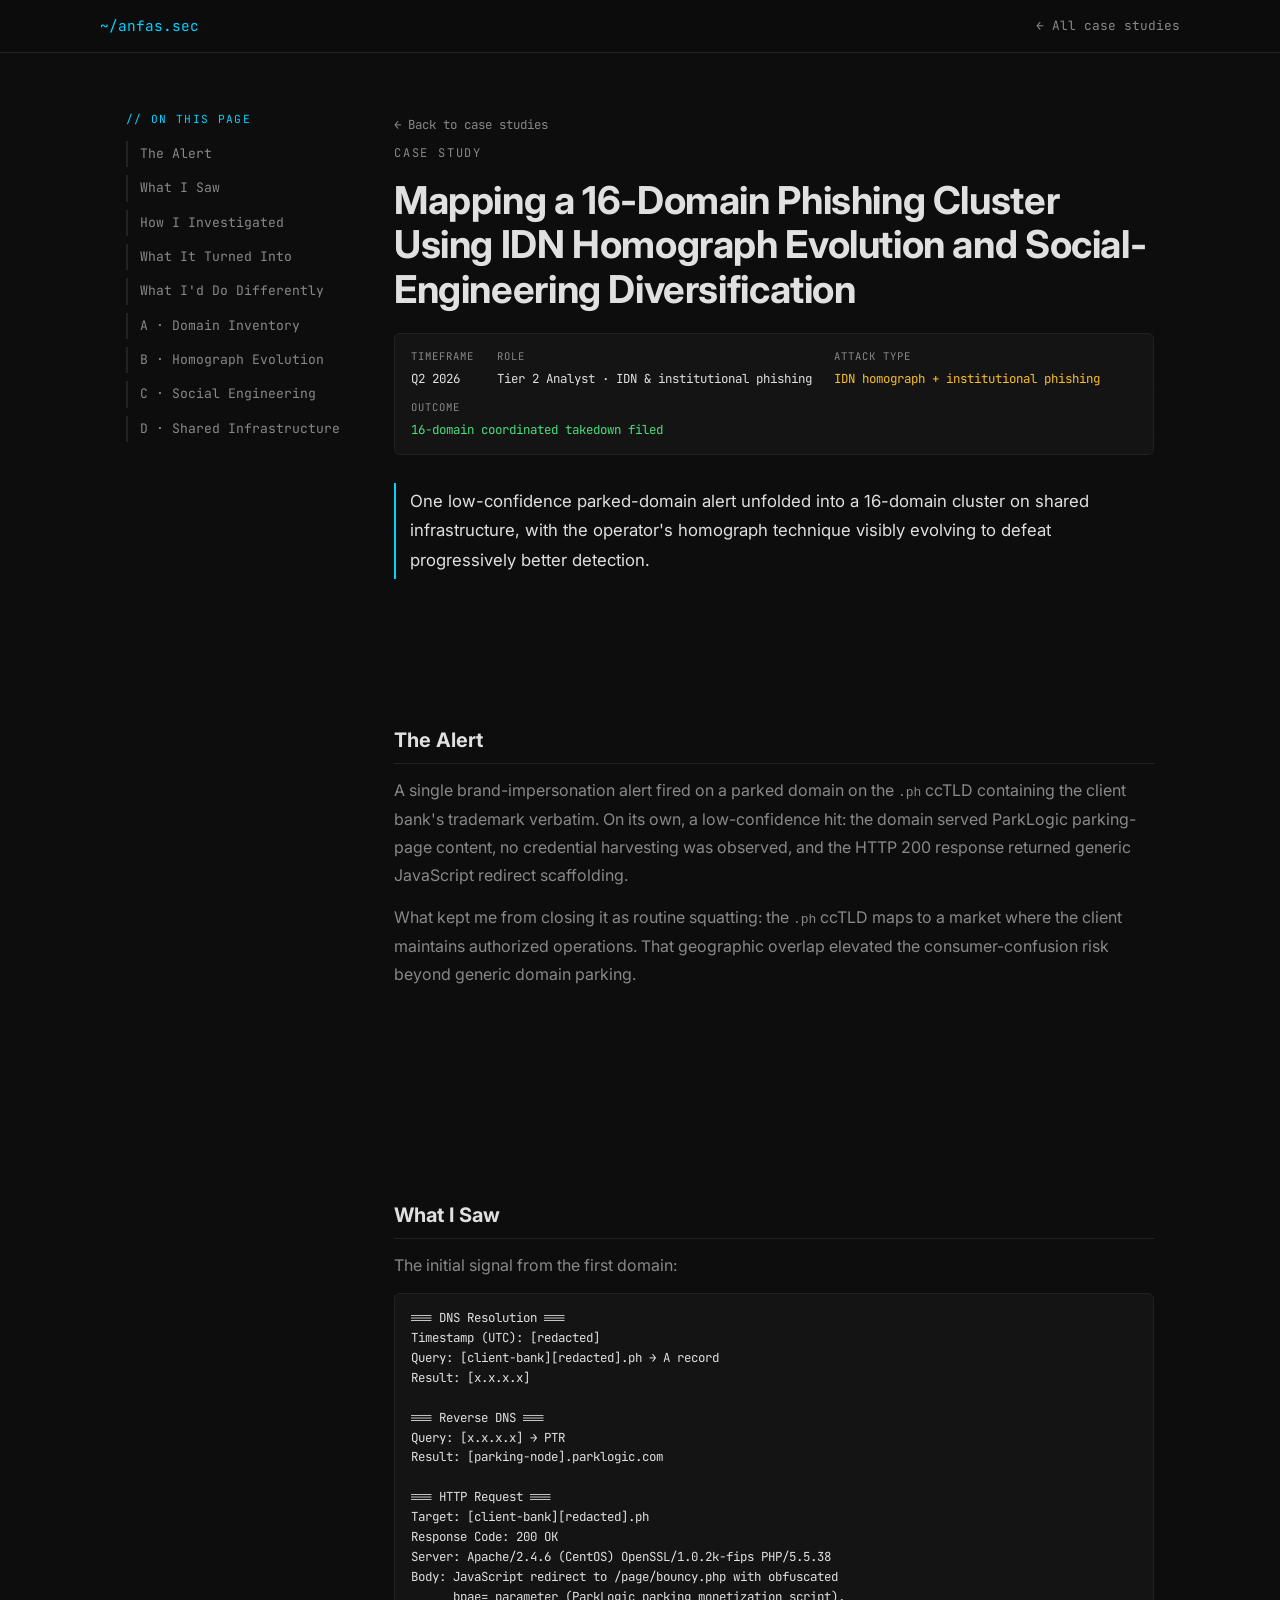
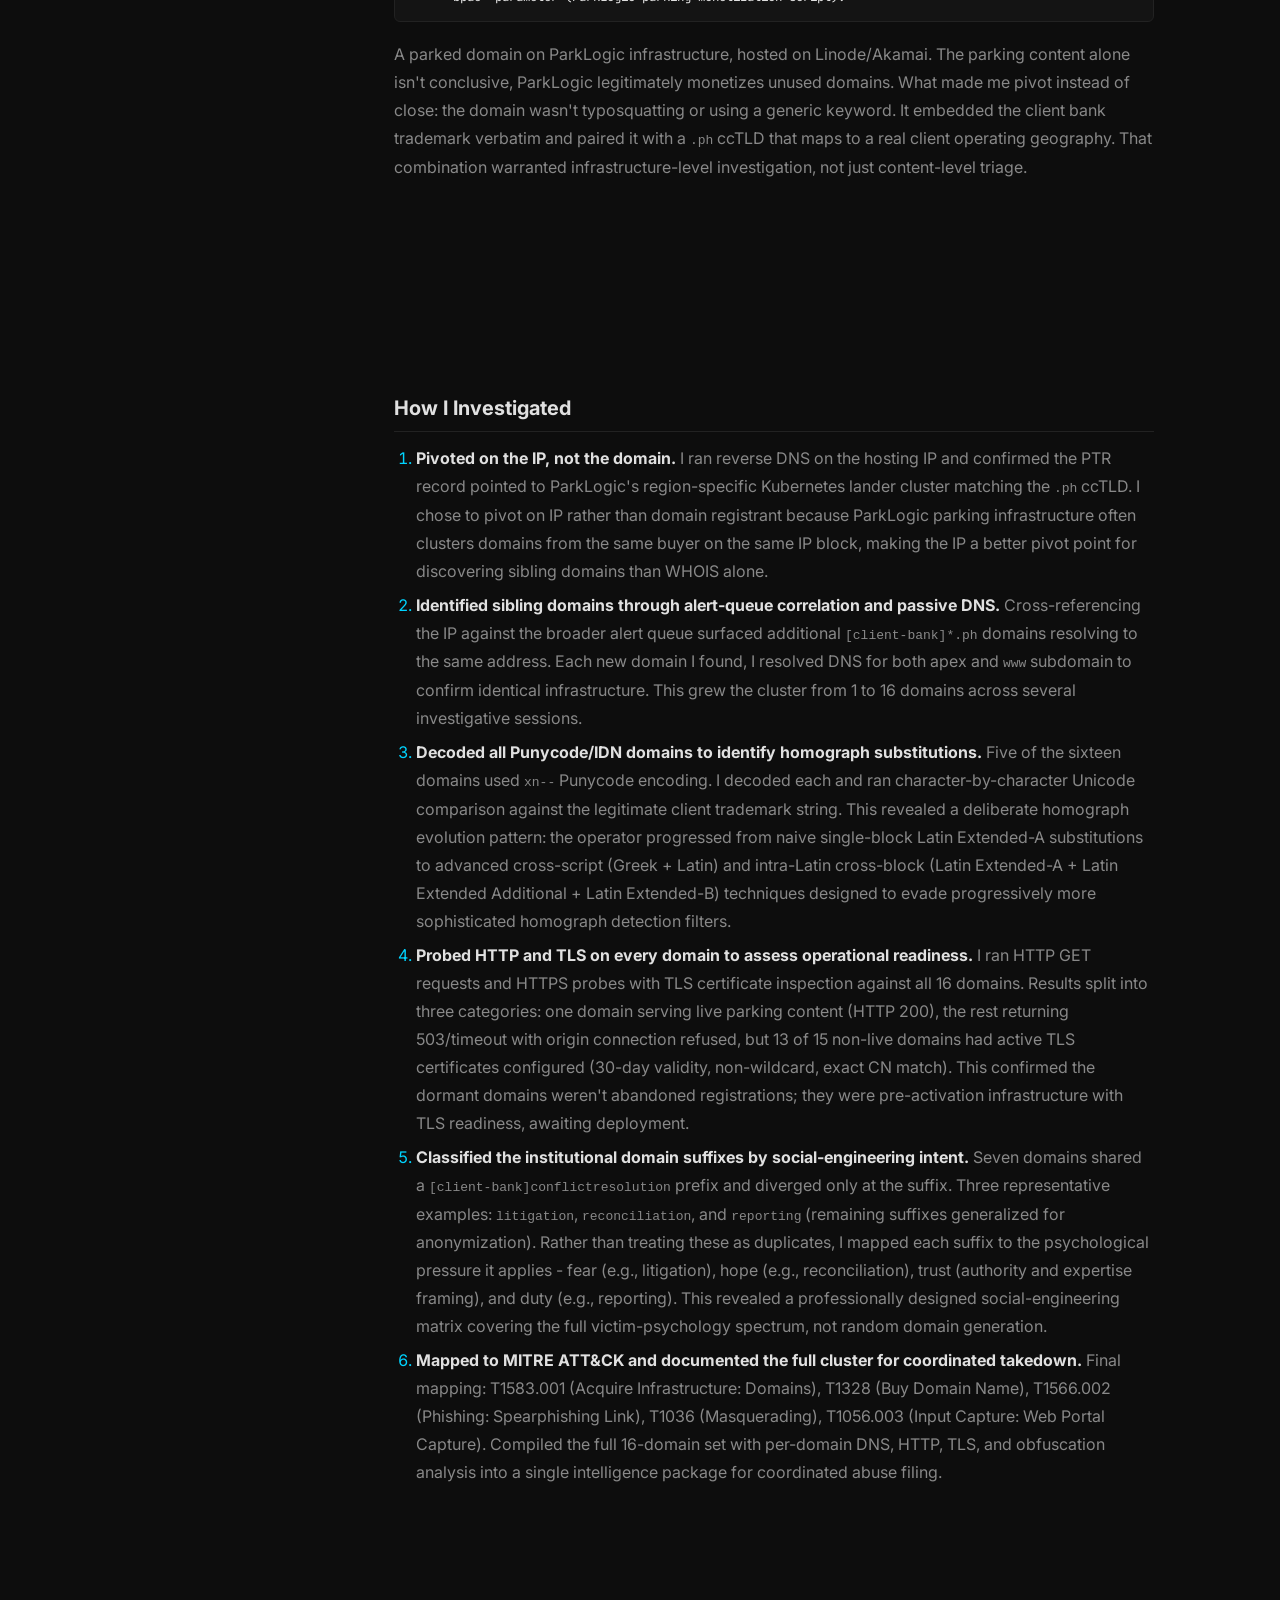
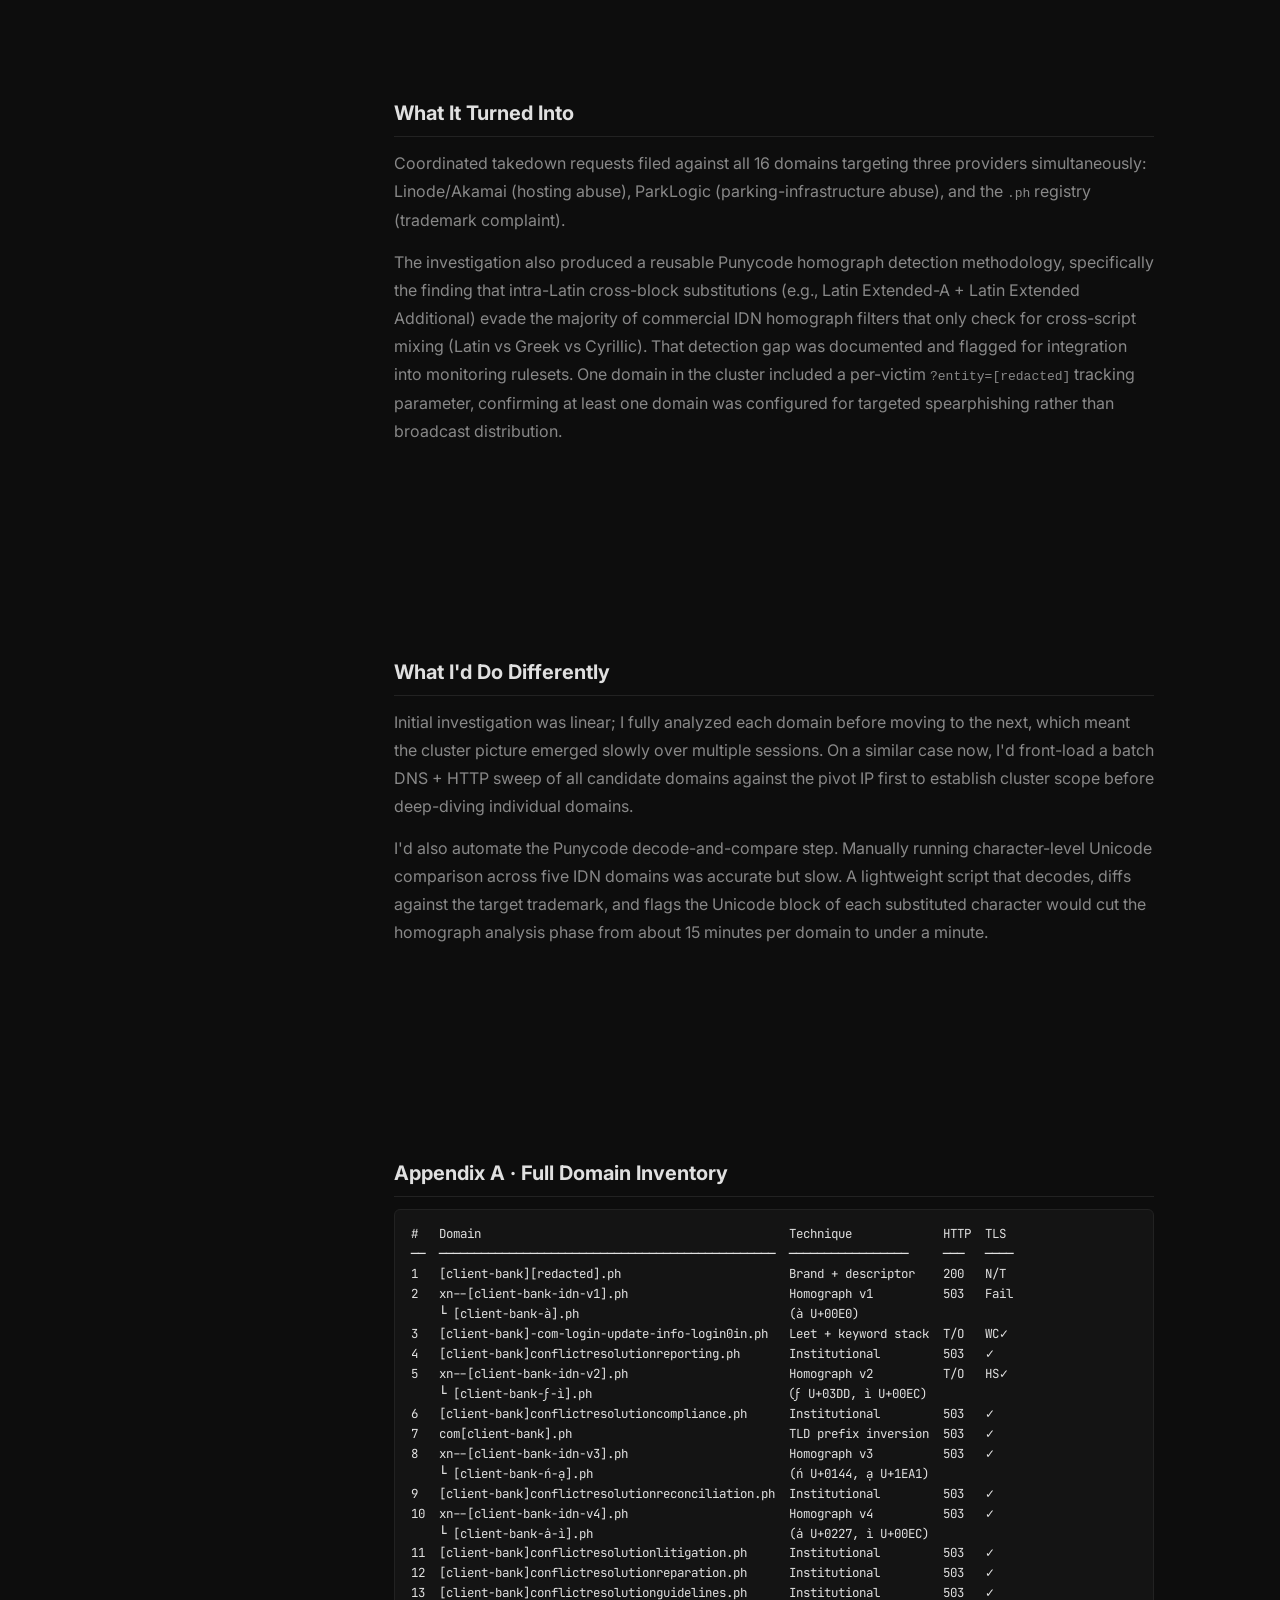
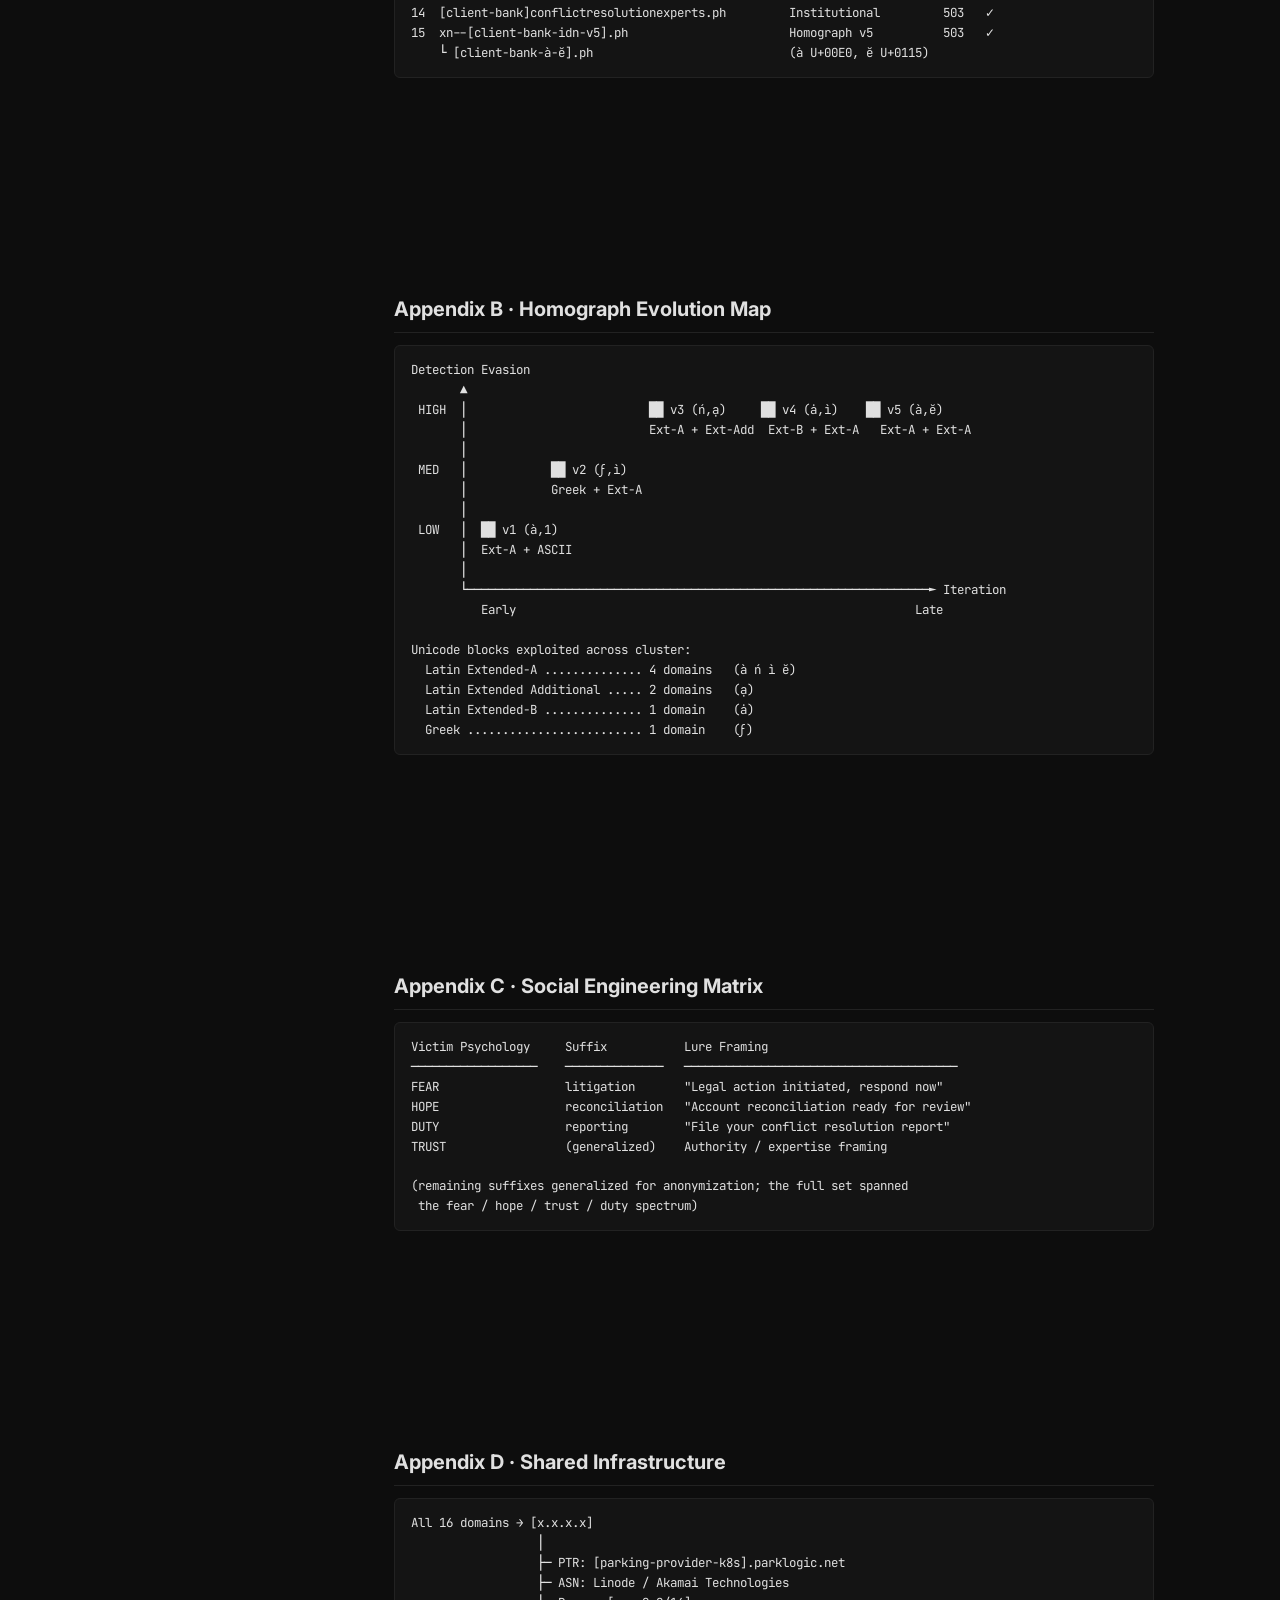
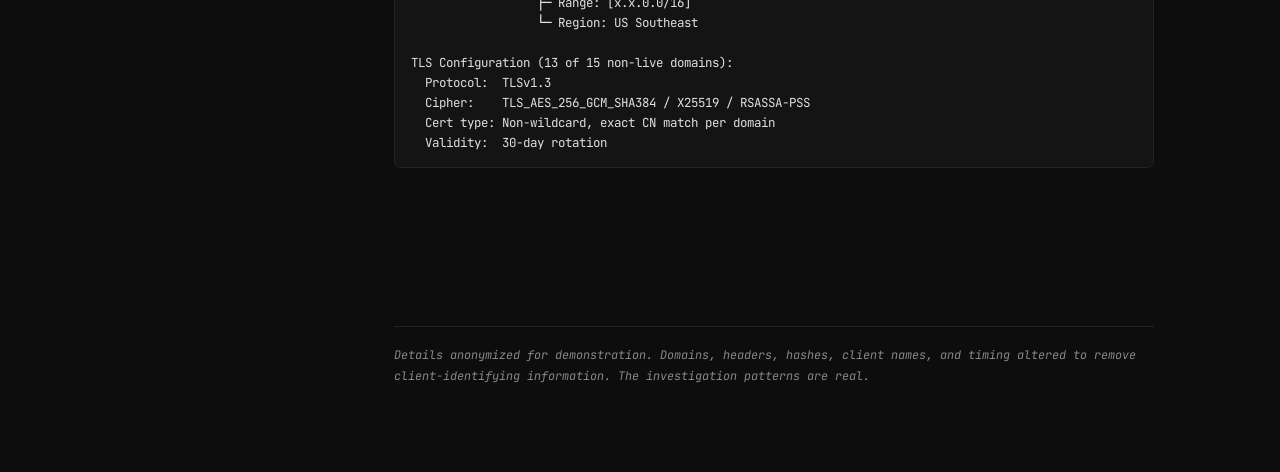
<file: case-studies/idn-homograph-cluster.html>
<!DOCTYPE html>
<html lang="en">
<head>
  <meta charset="UTF-8" />
  <meta name="viewport" content="width=device-width, initial-scale=1.0" />
  <meta name="description" content="Case study: mapping a 16-domain phishing cluster through IDN homograph evolution and social-engineering diversification." />
  <title>16-Domain IDN Homograph Cluster - Case Study | Anfas Pulari</title>

  <link rel="preconnect" href="https://fonts.googleapis.com" />
  <link rel="preconnect" href="https://fonts.gstatic.com" crossorigin />
  <link href="https://fonts.googleapis.com/css2?family=Inter:wght@400;500;600;700&family=JetBrains+Mono:wght@400;500&display=swap" rel="stylesheet" />
  <link rel="stylesheet" href="../assets/css/styles.css" />
</head>
<body>

  <a href="#main" class="skip-link">Skip to content</a>

  <nav class="cs-nav">
    <div class="container">
      <a href="../index.html" class="nav-logo">~/anfas.sec</a>
      <a href="../index.html#case-studies" class="cs-nav-back">← All case studies</a>
    </div>
  </nav>

  <main id="main" class="case-study">
    <div class="cs-layout">

      <aside class="cs-toc" aria-label="On this page">
        <p class="cs-toc-label">// On this page</p>
        <ul>
          <li><a href="#the-alert">The Alert</a></li>
          <li><a href="#what-i-saw">What I Saw</a></li>
          <li><a href="#how-i-investigated">How I Investigated</a></li>
          <li><a href="#what-it-turned-into">What It Turned Into</a></li>
          <li><a href="#what-id-do-differently">What I'd Do Differently</a></li>
          <li><a href="#appendix-a">A · Domain Inventory</a></li>
          <li><a href="#appendix-b">B · Homograph Evolution</a></li>
          <li><a href="#appendix-c">C · Social Engineering</a></li>
          <li><a href="#appendix-d">D · Shared Infrastructure</a></li>
        </ul>
      </aside>

      <article class="cs-body">
        <a href="../index.html#case-studies" class="cs-back">← Back to case studies</a>
        <p class="section-label">Case Study</p>
        <h1>Mapping a 16-Domain Phishing Cluster Using IDN Homograph Evolution and Social-Engineering Diversification</h1>

        <div class="cs-meta" aria-label="Case metadata">
          <div class="cs-meta-item">
            <span class="cs-meta-key">Timeframe</span>
            <span class="cs-meta-val">Q2 2026</span>
          </div>
          <div class="cs-meta-item">
            <span class="cs-meta-key">Role</span>
            <span class="cs-meta-val">Tier 2 Analyst · IDN &amp; institutional phishing</span>
          </div>
          <div class="cs-meta-item">
            <span class="cs-meta-key">Attack type</span>
            <span class="cs-meta-val is-threat">IDN homograph + institutional phishing</span>
          </div>
          <div class="cs-meta-item">
            <span class="cs-meta-key">Outcome</span>
            <span class="cs-meta-val is-ok">16-domain coordinated takedown filed</span>
          </div>
        </div>

        <p class="cs-lead">
          One low-confidence parked-domain alert unfolded into a 16-domain cluster on shared infrastructure, with the operator's homograph technique visibly evolving to defeat progressively better detection.
        </p>

        <section id="the-alert">
          <h2>The Alert</h2>
          <p>
            A single brand-impersonation alert fired on a parked domain on the <code>.ph</code> ccTLD containing the client bank's trademark verbatim. On its own, a low-confidence hit: the domain served ParkLogic parking-page content, no credential harvesting was observed, and the HTTP 200 response returned generic JavaScript redirect scaffolding.
          </p>
          <p>
            What kept me from closing it as routine squatting: the <code>.ph</code> ccTLD maps to a market where the client maintains authorized operations. That geographic overlap elevated the consumer-confusion risk beyond generic domain parking.
          </p>
        </section>

        <section id="what-i-saw">
          <h2>What I Saw</h2>
          <p>
            The initial signal from the first domain:
          </p>
          <pre class="cs-code" data-copy-label="click to copy">=== DNS Resolution ===
Timestamp (UTC): [redacted]
Query: [client-bank][redacted].ph → A record
Result: [x.x.x.x]

=== Reverse DNS ===
Query: [x.x.x.x] → PTR
Result: [parking-node].parklogic.com

=== HTTP Request ===
Target: [client-bank][redacted].ph
Response Code: 200 OK
Server: Apache/2.4.6 (CentOS) OpenSSL/1.0.2k-fips PHP/5.5.38
Body: JavaScript redirect to /page/bouncy.php with obfuscated
      bpae= parameter (ParkLogic parking monetization script).</pre>
          <p>
            A parked domain on ParkLogic infrastructure, hosted on Linode/Akamai. The parking content alone isn't conclusive, ParkLogic legitimately monetizes unused domains. What made me pivot instead of close: the domain wasn't typosquatting or using a generic keyword. It embedded the client bank trademark verbatim and paired it with a <code>.ph</code> ccTLD that maps to a real client operating geography. That combination warranted infrastructure-level investigation, not just content-level triage.
          </p>
        </section>

        <section id="how-i-investigated">
          <h2>How I Investigated</h2>
          <ol>
            <li><strong>Pivoted on the IP, not the domain.</strong> I ran reverse DNS on the hosting IP and confirmed the PTR record pointed to ParkLogic's region-specific Kubernetes lander cluster matching the <code>.ph</code> ccTLD. I chose to pivot on IP rather than domain registrant because ParkLogic parking infrastructure often clusters domains from the same buyer on the same IP block, making the IP a better pivot point for discovering sibling domains than WHOIS alone.</li>
            <li><strong>Identified sibling domains through alert-queue correlation and passive DNS.</strong> Cross-referencing the IP against the broader alert queue surfaced additional <code>[client-bank]*.ph</code> domains resolving to the same address. Each new domain I found, I resolved DNS for both apex and <code>www</code> subdomain to confirm identical infrastructure. This grew the cluster from 1 to 16 domains across several investigative sessions.</li>
            <li><strong>Decoded all Punycode/IDN domains to identify homograph substitutions.</strong> Five of the sixteen domains used <code>xn--</code> Punycode encoding. I decoded each and ran character-by-character Unicode comparison against the legitimate client trademark string. This revealed a deliberate homograph evolution pattern: the operator progressed from naive single-block Latin Extended-A substitutions to advanced cross-script (Greek + Latin) and intra-Latin cross-block (Latin Extended-A + Latin Extended Additional + Latin Extended-B) techniques designed to evade progressively more sophisticated homograph detection filters.</li>
            <li><strong>Probed HTTP and TLS on every domain to assess operational readiness.</strong> I ran HTTP GET requests and HTTPS probes with TLS certificate inspection against all 16 domains. Results split into three categories: one domain serving live parking content (HTTP 200), the rest returning 503/timeout with origin connection refused, but 13 of 15 non-live domains had active TLS certificates configured (30-day validity, non-wildcard, exact CN match). This confirmed the dormant domains weren't abandoned registrations; they were pre-activation infrastructure with TLS readiness, awaiting deployment.</li>
            <li><strong>Classified the institutional domain suffixes by social-engineering intent.</strong> Seven domains shared a <code>[client-bank]conflictresolution</code> prefix and diverged only at the suffix. Three representative examples: <code>litigation</code>, <code>reconciliation</code>, and <code>reporting</code> (remaining suffixes generalized for anonymization). Rather than treating these as duplicates, I mapped each suffix to the psychological pressure it applies - fear (e.g., litigation), hope (e.g., reconciliation), trust (authority and expertise framing), and duty (e.g., reporting). This revealed a professionally designed social-engineering matrix covering the full victim-psychology spectrum, not random domain generation.</li>
            <li><strong>Mapped to MITRE ATT&amp;CK and documented the full cluster for coordinated takedown.</strong> Final mapping: T1583.001 (Acquire Infrastructure: Domains), T1328 (Buy Domain Name), T1566.002 (Phishing: Spearphishing Link), T1036 (Masquerading), T1056.003 (Input Capture: Web Portal Capture). Compiled the full 16-domain set with per-domain DNS, HTTP, TLS, and obfuscation analysis into a single intelligence package for coordinated abuse filing.</li>
          </ol>
        </section>

        <section id="what-it-turned-into">
          <h2>What It Turned Into</h2>
          <p>
            Coordinated takedown requests filed against all 16 domains targeting three providers simultaneously: Linode/Akamai (hosting abuse), ParkLogic (parking-infrastructure abuse), and the <code>.ph</code> registry (trademark complaint).
          </p>
          <p>
            The investigation also produced a reusable Punycode homograph detection methodology, specifically the finding that intra-Latin cross-block substitutions (e.g., Latin Extended-A + Latin Extended Additional) evade the majority of commercial IDN homograph filters that only check for cross-script mixing (Latin vs Greek vs Cyrillic). That detection gap was documented and flagged for integration into monitoring rulesets. One domain in the cluster included a per-victim <code>?entity=[redacted]</code> tracking parameter, confirming at least one domain was configured for targeted spearphishing rather than broadcast distribution.
          </p>
        </section>

        <section id="what-id-do-differently">
          <h2>What I'd Do Differently</h2>
          <p>
            Initial investigation was linear; I fully analyzed each domain before moving to the next, which meant the cluster picture emerged slowly over multiple sessions. On a similar case now, I'd front-load a batch DNS + HTTP sweep of all candidate domains against the pivot IP first to establish cluster scope before deep-diving individual domains.
          </p>
          <p>
            I'd also automate the Punycode decode-and-compare step. Manually running character-level Unicode comparison across five IDN domains was accurate but slow. A lightweight script that decodes, diffs against the target trademark, and flags the Unicode block of each substituted character would cut the homograph analysis phase from about 15 minutes per domain to under a minute.
          </p>
        </section>

        <section id="appendix-a">
          <h2>Appendix A · Full Domain Inventory</h2>
          <pre class="cs-code" data-copy-label="click to copy">#   Domain                                            Technique             HTTP  TLS
──  ────────────────────────────────────────────────  ─────────────────     ───   ────
1   [client-bank][redacted].ph                        Brand + descriptor    200   N/T
2   xn--[client-bank-idn-v1].ph                       Homograph v1          503   Fail
    └ [client-bank-à].ph                              (à U+00E0)
3   [client-bank]-com-login-update-info-login0in.ph   Leet + keyword stack  T/O   WC✓
4   [client-bank]conflictresolutionreporting.ph       Institutional         503   ✓
5   xn--[client-bank-idn-v2].ph                       Homograph v2          T/O   HS✓
    └ [client-bank-ϝ-ì].ph                            (ϝ U+03DD, ì U+00EC)
6   [client-bank]conflictresolutioncompliance.ph      Institutional         503   ✓
7   com[client-bank].ph                               TLD prefix inversion  503   ✓
8   xn--[client-bank-idn-v3].ph                       Homograph v3          503   ✓
    └ [client-bank-ń-ạ].ph                            (ń U+0144, ạ U+1EA1)
9   [client-bank]conflictresolutionreconciliation.ph  Institutional         503   ✓
10  xn--[client-bank-idn-v4].ph                       Homograph v4          503   ✓
    └ [client-bank-ȧ-ì].ph                            (ȧ U+0227, ì U+00EC)
11  [client-bank]conflictresolutionlitigation.ph      Institutional         503   ✓
12  [client-bank]conflictresolutionreparation.ph      Institutional         503   ✓
13  [client-bank]conflictresolutionguidelines.ph      Institutional         503   ✓
14  [client-bank]conflictresolutionexperts.ph         Institutional         503   ✓
15  xn--[client-bank-idn-v5].ph                       Homograph v5          503   ✓
    └ [client-bank-à-ĕ].ph                            (à U+00E0, ĕ U+0115)</pre>
        </section>

        <section id="appendix-b">
          <h2>Appendix B · Homograph Evolution Map</h2>
          <pre class="cs-code" data-copy-label="click to copy">Detection Evasion
       ▲
 HIGH  │                          ██ v3 (ń,ạ)     ██ v4 (ȧ,ì)    ██ v5 (à,ĕ)
       │                          Ext-A + Ext-Add  Ext-B + Ext-A   Ext-A + Ext-A
       │
 MED   │            ██ v2 (ϝ,ì)
       │            Greek + Ext-A
       │
 LOW   │  ██ v1 (à,1)
       │  Ext-A + ASCII
       │
       └──────────────────────────────────────────────────────────────────► Iteration
          Early                                                         Late

Unicode blocks exploited across cluster:
  Latin Extended-A .............. 4 domains   (à ń ì ĕ)
  Latin Extended Additional ..... 2 domains   (ạ)
  Latin Extended-B .............. 1 domain    (ȧ)
  Greek ......................... 1 domain    (ϝ)</pre>
        </section>

        <section id="appendix-c">
          <h2>Appendix C · Social Engineering Matrix</h2>
          <pre class="cs-code" data-copy-label="click to copy">Victim Psychology     Suffix           Lure Framing
──────────────────    ──────────────   ───────────────────────────────────────
FEAR                  litigation       "Legal action initiated, respond now"
HOPE                  reconciliation   "Account reconciliation ready for review"
DUTY                  reporting        "File your conflict resolution report"
TRUST                 (generalized)    Authority / expertise framing

(remaining suffixes generalized for anonymization; the full set spanned
 the fear / hope / trust / duty spectrum)</pre>
        </section>

        <section id="appendix-d">
          <h2>Appendix D · Shared Infrastructure</h2>
          <pre class="cs-code" data-copy-label="click to copy">All 16 domains → [x.x.x.x]
                  │
                  ├─ PTR: [parking-provider-k8s].parklogic.net
                  ├─ ASN: Linode / Akamai Technologies
                  ├─ Range: [x.x.0.0/16]
                  └─ Region: US Southeast

TLS Configuration (13 of 15 non-live domains):
  Protocol:  TLSv1.3
  Cipher:    TLS_AES_256_GCM_SHA384 / X25519 / RSASSA-PSS
  Cert type: Non-wildcard, exact CN match per domain
  Validity:  30-day rotation</pre>
        </section>

        <p class="cs-disclaimer">
          Details anonymized for demonstration. Domains, headers, hashes, client names, and timing altered to remove client-identifying information. The investigation patterns are real.
        </p>
      </article>

    </div>
  </main>

  <!-- ── COMMAND PALETTE (Cmd/Ctrl+K) ──────────────────── -->
  <div id="cmd-palette" class="cmd-palette" role="dialog" aria-modal="true" aria-label="Command palette" aria-hidden="true" hidden>
    <div class="cmd-palette-backdrop" data-cmd-close></div>
    <div class="cmd-palette-panel">
      <div class="cmd-palette-input-line">
        <span class="cmd-palette-prompt">›</span>
        <input id="cmd-palette-input"
               type="text"
               autocomplete="off"
               spellcheck="false"
               placeholder="search commands… (whoami · skills · status · analyze phishing_case)"
               aria-label="Command search"
               aria-controls="cmd-palette-list" />
        <kbd class="cmd-palette-hint">esc</kbd>
      </div>
      <ul id="cmd-palette-list" class="cmd-palette-list" role="listbox" aria-label="Available commands"></ul>
      <div id="cmd-palette-output" class="cmd-palette-output" aria-live="polite"></div>
    </div>
  </div>

  <script src="../assets/js/main.js" defer></script>
</body>
</html>
</file>
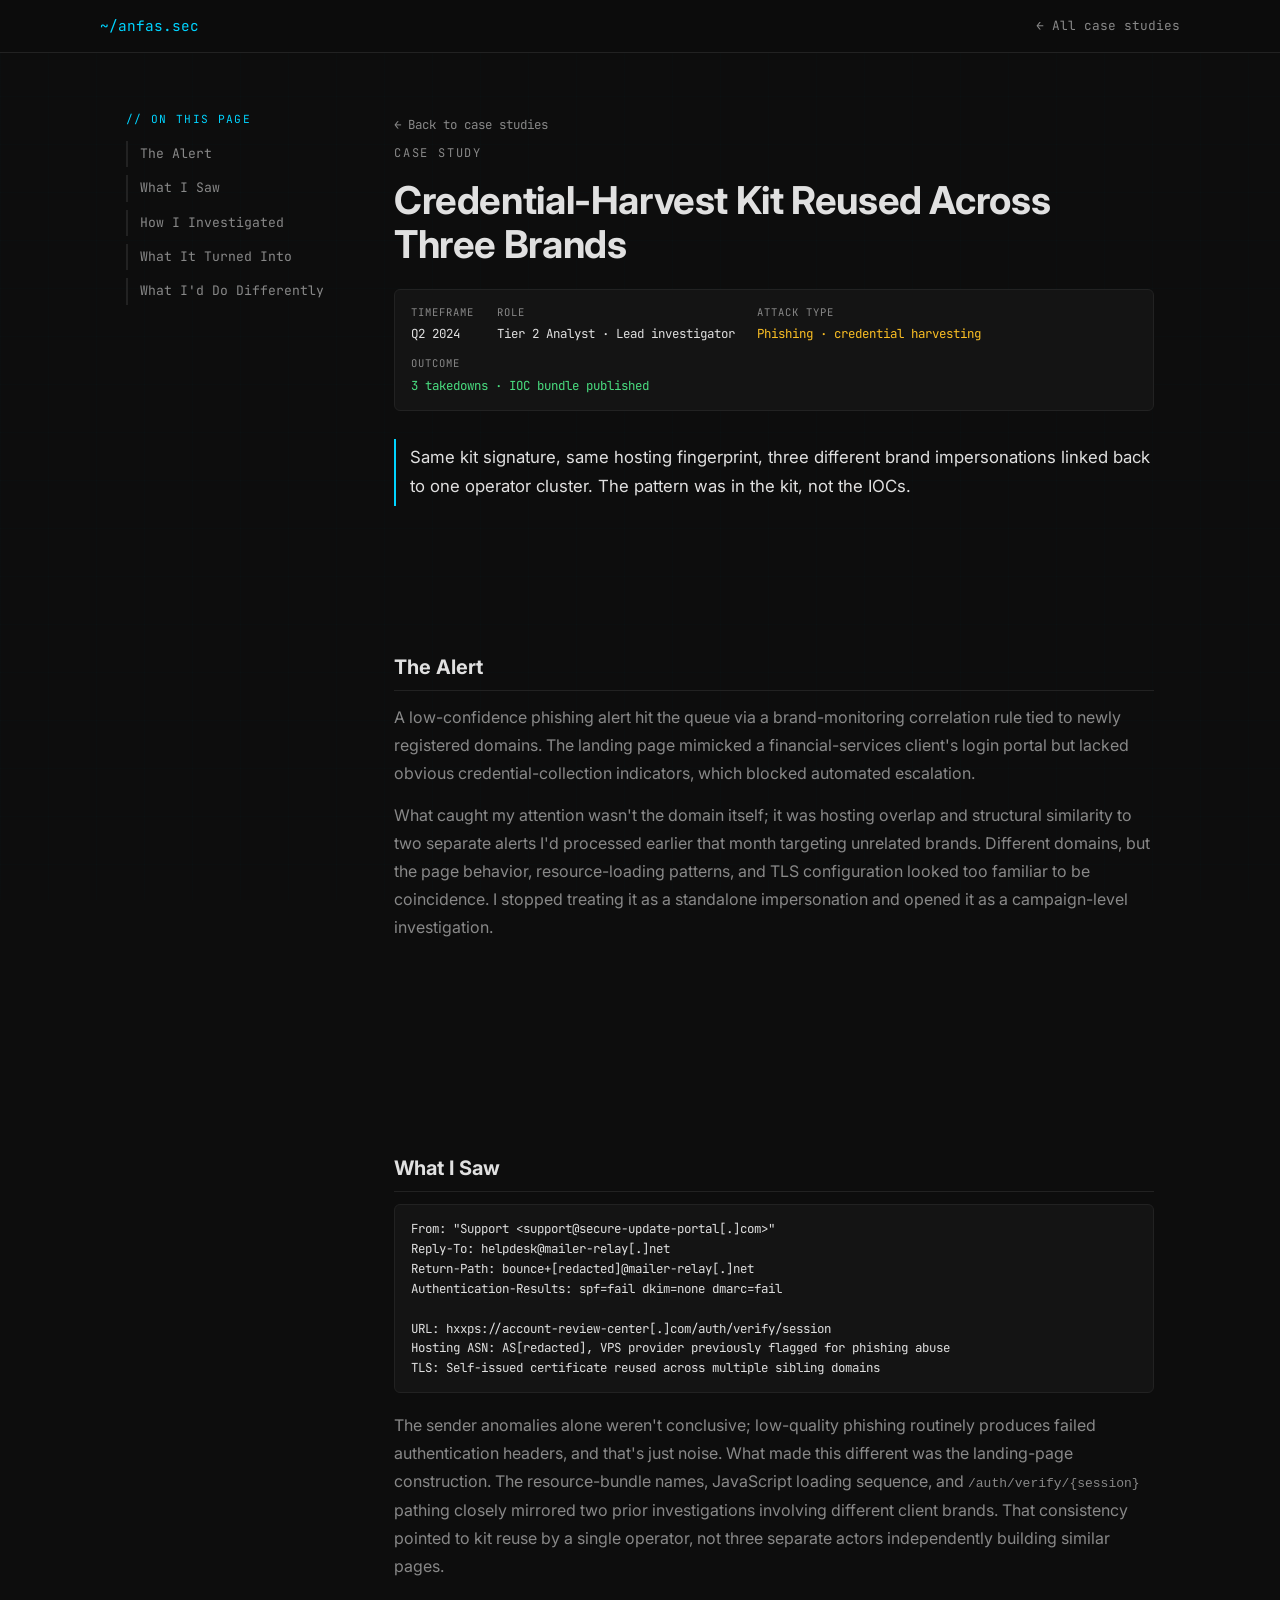
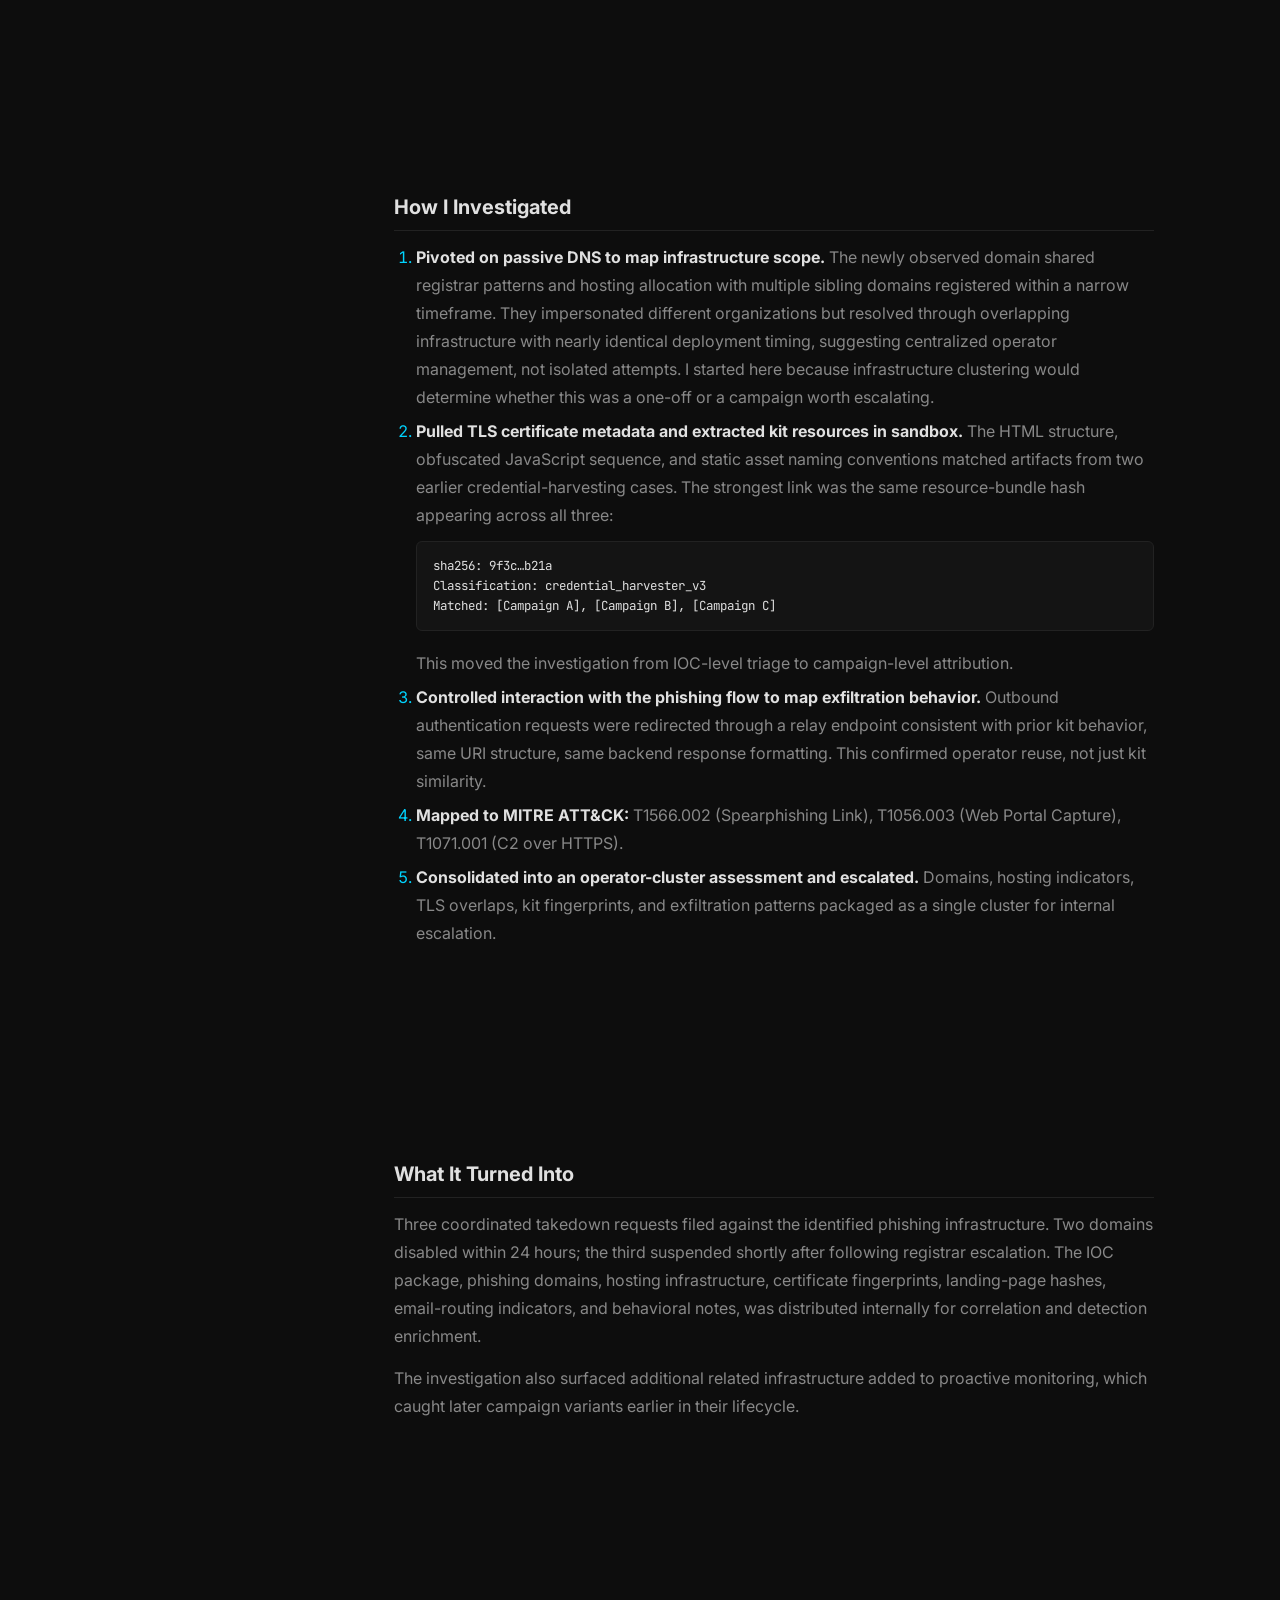
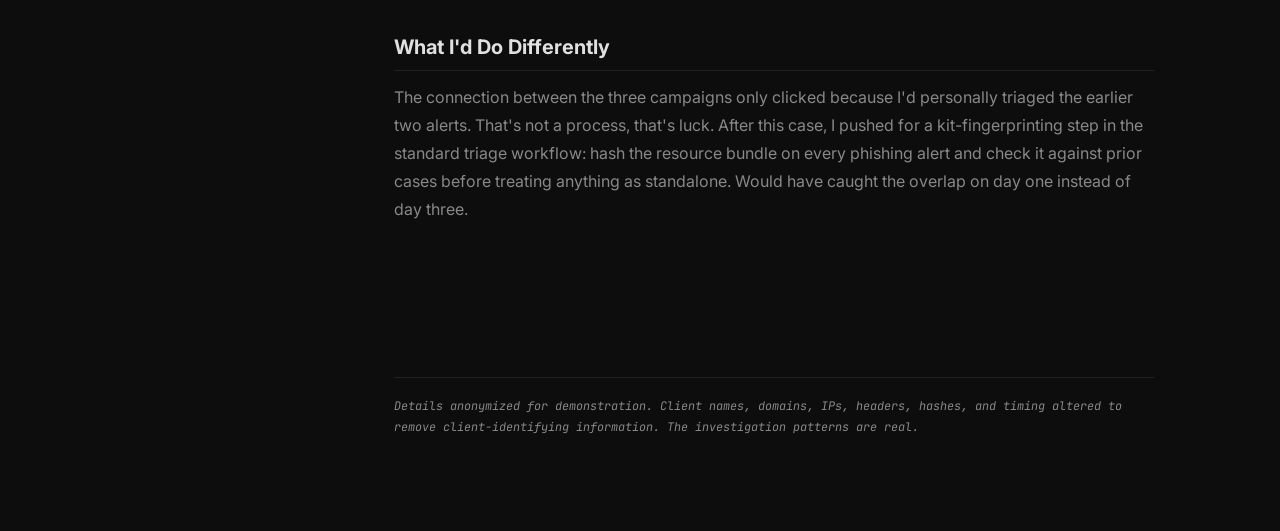
<file: case-studies/phishing-kit-reuse.html>
<!DOCTYPE html>
<html lang="en">
<head>
  <meta charset="UTF-8" />
  <meta name="viewport" content="width=device-width, initial-scale=1.0" />
  <meta name="description" content="Case study: tracing a credential-harvest phishing kit reused across three brand impersonation campaigns." />
  <title>Phishing Kit Reuse - Case Study | Anfas Pulari</title>

  <link rel="preconnect" href="https://fonts.googleapis.com" />
  <link rel="preconnect" href="https://fonts.gstatic.com" crossorigin />
  <link href="https://fonts.googleapis.com/css2?family=Inter:wght@400;500;600;700&family=JetBrains+Mono:wght@400;500&display=swap" rel="stylesheet" />
  <link rel="stylesheet" href="../assets/css/styles.css" />
</head>
<body>

  <a href="#main" class="skip-link">Skip to content</a>

  <nav class="cs-nav">
    <div class="container">
      <a href="../index.html" class="nav-logo">~/anfas.sec</a>
      <a href="../index.html#case-studies" class="cs-nav-back">← All case studies</a>
    </div>
  </nav>

  <main id="main" class="case-study">
    <div class="cs-layout">

      <aside class="cs-toc" aria-label="On this page">
        <p class="cs-toc-label">// On this page</p>
        <ul>
          <li><a href="#the-alert">The Alert</a></li>
          <li><a href="#what-i-saw">What I Saw</a></li>
          <li><a href="#how-i-investigated">How I Investigated</a></li>
          <li><a href="#what-it-turned-into">What It Turned Into</a></li>
          <li><a href="#what-id-do-differently">What I'd Do Differently</a></li>
        </ul>
      </aside>

      <article class="cs-body">
        <a href="../index.html#case-studies" class="cs-back">← Back to case studies</a>
        <p class="section-label">Case Study</p>
        <h1>Credential-Harvest Kit Reused Across Three Brands</h1>

        <div class="cs-meta" aria-label="Case metadata">
          <div class="cs-meta-item">
            <span class="cs-meta-key">Timeframe</span>
            <span class="cs-meta-val">Q2 2024</span>
          </div>
          <div class="cs-meta-item">
            <span class="cs-meta-key">Role</span>
            <span class="cs-meta-val">Tier 2 Analyst · Lead investigator</span>
          </div>
          <div class="cs-meta-item">
            <span class="cs-meta-key">Attack type</span>
            <span class="cs-meta-val is-threat">Phishing · credential harvesting</span>
          </div>
          <div class="cs-meta-item">
            <span class="cs-meta-key">Outcome</span>
            <span class="cs-meta-val is-ok">3 takedowns · IOC bundle published</span>
          </div>
        </div>

        <p class="cs-lead">
          Same kit signature, same hosting fingerprint, three different brand impersonations linked back to one operator cluster. The pattern was in the kit, not the IOCs.
        </p>

        <section id="the-alert">
          <h2>The Alert</h2>
          <p>
            A low-confidence phishing alert hit the queue via a brand-monitoring correlation rule tied to newly registered domains. The landing page mimicked a financial-services client's login portal but lacked obvious credential-collection indicators, which blocked automated escalation.
          </p>
          <p>
            What caught my attention wasn't the domain itself; it was hosting overlap and structural similarity to two separate alerts I'd processed earlier that month targeting unrelated brands. Different domains, but the page behavior, resource-loading patterns, and TLS configuration looked too familiar to be coincidence. I stopped treating it as a standalone impersonation and opened it as a campaign-level investigation.
          </p>
        </section>

        <section id="what-i-saw">
          <h2>What I Saw</h2>
          <pre class="cs-code" data-copy-label="click to copy">From: "Support &lt;support@secure-update-portal[.]com&gt;"
Reply-To: helpdesk@mailer-relay[.]net
Return-Path: bounce+[redacted]@mailer-relay[.]net
Authentication-Results: spf=fail dkim=none dmarc=fail

URL: hxxps://account-review-center[.]com/auth/verify/session
Hosting ASN: AS[redacted], VPS provider previously flagged for phishing abuse
TLS: Self-issued certificate reused across multiple sibling domains</pre>
          <p>
            The sender anomalies alone weren't conclusive; low-quality phishing routinely produces failed authentication headers, and that's just noise. What made this different was the landing-page construction. The resource-bundle names, JavaScript loading sequence, and <code>/auth/verify/{session}</code> pathing closely mirrored two prior investigations involving different client brands. That consistency pointed to kit reuse by a single operator, not three separate actors independently building similar pages.
          </p>
        </section>

        <section id="how-i-investigated">
          <h2>How I Investigated</h2>
          <ol>
            <li><strong>Pivoted on passive DNS to map infrastructure scope.</strong> The newly observed domain shared registrar patterns and hosting allocation with multiple sibling domains registered within a narrow timeframe. They impersonated different organizations but resolved through overlapping infrastructure with nearly identical deployment timing, suggesting centralized operator management, not isolated attempts. I started here because infrastructure clustering would determine whether this was a one-off or a campaign worth escalating.</li>
            <li>
              <strong>Pulled TLS certificate metadata and extracted kit resources in sandbox.</strong> The HTML structure, obfuscated JavaScript sequence, and static asset naming conventions matched artifacts from two earlier credential-harvesting cases. The strongest link was the same resource-bundle hash appearing across all three:
              <pre class="cs-code" data-copy-label="click to copy">sha256: 9f3c…b21a
Classification: credential_harvester_v3
Matched: [Campaign A], [Campaign B], [Campaign C]</pre>
              This moved the investigation from IOC-level triage to campaign-level attribution.
            </li>
            <li><strong>Controlled interaction with the phishing flow to map exfiltration behavior.</strong> Outbound authentication requests were redirected through a relay endpoint consistent with prior kit behavior, same URI structure, same backend response formatting. This confirmed operator reuse, not just kit similarity.</li>
            <li><strong>Mapped to MITRE ATT&amp;CK:</strong> T1566.002 (Spearphishing Link), T1056.003 (Web Portal Capture), T1071.001 (C2 over HTTPS).</li>
            <li><strong>Consolidated into an operator-cluster assessment and escalated.</strong> Domains, hosting indicators, TLS overlaps, kit fingerprints, and exfiltration patterns packaged as a single cluster for internal escalation.</li>
          </ol>
        </section>

        <section id="what-it-turned-into">
          <h2>What It Turned Into</h2>
          <p>
            Three coordinated takedown requests filed against the identified phishing infrastructure. Two domains disabled within 24 hours; the third suspended shortly after following registrar escalation. The IOC package, phishing domains, hosting infrastructure, certificate fingerprints, landing-page hashes, email-routing indicators, and behavioral notes, was distributed internally for correlation and detection enrichment.
          </p>
          <p>
            The investigation also surfaced additional related infrastructure added to proactive monitoring, which caught later campaign variants earlier in their lifecycle.
          </p>
        </section>

        <section id="what-id-do-differently">
          <h2>What I'd Do Differently</h2>
          <p>
            The connection between the three campaigns only clicked because I'd personally triaged the earlier two alerts. That's not a process, that's luck. After this case, I pushed for a kit-fingerprinting step in the standard triage workflow: hash the resource bundle on every phishing alert and check it against prior cases before treating anything as standalone. Would have caught the overlap on day one instead of day three.
          </p>
        </section>

        <p class="cs-disclaimer">
          Details anonymized for demonstration. Client names, domains, IPs, headers, hashes, and timing altered to remove client-identifying information. The investigation patterns are real.
        </p>
      </article>

    </div>
  </main>

  <!-- ── COMMAND PALETTE (Cmd/Ctrl+K) ──────────────────── -->
  <div id="cmd-palette" class="cmd-palette" role="dialog" aria-modal="true" aria-label="Command palette" aria-hidden="true" hidden>
    <div class="cmd-palette-backdrop" data-cmd-close></div>
    <div class="cmd-palette-panel">
      <div class="cmd-palette-input-line">
        <span class="cmd-palette-prompt">›</span>
        <input id="cmd-palette-input"
               type="text"
               autocomplete="off"
               spellcheck="false"
               placeholder="search commands… (whoami · skills · status · analyze phishing_case)"
               aria-label="Command search"
               aria-controls="cmd-palette-list" />
        <kbd class="cmd-palette-hint">esc</kbd>
      </div>
      <ul id="cmd-palette-list" class="cmd-palette-list" role="listbox" aria-label="Available commands"></ul>
      <div id="cmd-palette-output" class="cmd-palette-output" aria-live="polite"></div>
    </div>
  </div>

  <script src="../assets/js/main.js" defer></script>
</body>
</html>
</file>
<file: assets/css/styles.css>
/* ── Reset ── */
* { margin: 0; padding: 0; box-sizing: border-box; }

/* ── Variables ── */
:root {
  --bg:     #0d0d0d;
  --bg2:    #141414;
  --border: #222;
  --text:   #e0e0e0;
  --muted:  #888;
  --red:    #f87171;

  /* Two-accent system:
     --accent      = cyan, primary/interactive (links, buttons, nav)
     --accent-warn = amber, threat/attention (alert pills, threat tags, case-study metadata)
     --accent-ok   = green, verified/safe (status, success) */
  --accent:        #00d4ff;
  --accent-warn:   #fbbf24;
  --accent-ok:     #4ade80;

  /* Legacy aliases - kept so existing rules keep working */
  --cyan:   var(--accent);
  --amber:  var(--accent-warn);
  --green:  var(--accent-ok);

  /* Layout widths */
  --container:         1120px;
  --container-narrow:  760px;

  --mono:   'JetBrains Mono', monospace;
  --sans:   'Inter', sans-serif;
}

/* ── Base ── */
html { scroll-behavior: smooth; }
body {
  font-family: var(--sans);
  background: var(--bg);
  color: var(--text);
  line-height: 1.7;
}

/* Subtle background grid */
body::before {
  content: '';
  position: fixed;
  inset: 0;
  background-image:
    linear-gradient(rgba(0,212,255,0.01) 1px, transparent 1px),
    linear-gradient(90deg, rgba(0,212,255,0.01) 1px, transparent 1px);
  background-size: 48px 48px;
  pointer-events: none;
  z-index: 0;
}

body > * { position: relative; z-index: 1; }

a { color: var(--cyan); text-decoration: none; }
a:hover { text-decoration: underline; }
ul { list-style: none; }

/* ── Accessibility: skip link + focus ring ── */
.skip-link {
  position: absolute;
  top: -100px;
  left: 12px;
  z-index: 200;
  font-family: var(--mono);
  font-size: 0.85rem;
  background: var(--bg2);
  color: var(--cyan);
  border: 1px solid var(--cyan);
  padding: 10px 16px;
  border-radius: 4px;
  transition: top 0.15s ease;
}

.skip-link:focus,
.skip-link:focus-visible {
  top: 12px;
  text-decoration: none;
  outline: 2px solid var(--cyan);
  outline-offset: 2px;
}

/* Visible focus rings on every interactive element. Override anywhere we
   suppressed the native outline (terminal input, contact form fields). */
:focus-visible {
  outline: 2px solid var(--accent);
  outline-offset: 2px;
  border-radius: 2px;
}

#terminal-input:focus-visible {
  outline: 2px solid var(--accent);
  outline-offset: 4px;
}

input:focus-visible,
textarea:focus-visible {
  outline: 2px solid var(--accent);
  outline-offset: 0;
  border-color: var(--accent) !important;
}

/* ── Layout ── */
.container {
  max-width: var(--container);
  margin: 0 auto;
  padding: 0 20px;
}

.container-narrow {
  max-width: var(--container-narrow);
  margin: 0 auto;
  padding: 0 20px;
}

section { padding: 80px 0; }

.section-title {
  font-size: 1.6rem;
  font-weight: 700;
  margin-bottom: 8px;
}

.section-label {
  font-family: var(--mono);
  font-size: 0.75rem;
  color: var(--cyan);
  letter-spacing: 0.15em;
  text-transform: uppercase;
  margin-bottom: 6px;
}

.section-desc {
  color: var(--muted);
  margin-bottom: 40px;
  max-width: 560px;
}

/* ── Navbar ── */
nav {
  position: fixed;
  top: 0; left: 0; right: 0;
  background: rgba(13, 13, 13, 0.95);
  border-bottom: 1px solid var(--border);
  z-index: 100;
  padding: 14px 0;
}

nav .container {
  display: flex;
  align-items: center;
  justify-content: space-between;
}

.nav-logo {
  font-family: var(--mono);
  font-size: 0.9rem;
  color: var(--cyan);
}

.nav-links {
  display: flex;
  gap: 24px;
}

.nav-links a {
  font-family: var(--mono);
  font-size: 0.78rem;
  color: var(--muted);
}

.nav-links a:hover {
  color: var(--cyan);
  text-decoration: none;
}

/* ── Hero ── */
#hero {
  padding-top: 140px;
  padding-bottom: 80px;
  min-height: 100vh;
  display: flex;
  align-items: center;
  position: relative;
  overflow: hidden;
}

#hero .container { position: relative; z-index: 1; }

.hero-tag {
  display: inline-block;
  font-family: var(--mono);
  font-size: 0.85rem;
  color: var(--cyan);
  margin-bottom: 20px;
}

.hero-name {
  font-size: clamp(2.4rem, 6vw, 4.2rem);
  font-weight: 700;
  line-height: 1.05;
  letter-spacing: -0.02em;
  margin-bottom: 18px;
}

.hero-subtitle {
  font-size: 1.2rem;
  color: #c0c0c0;
  margin-bottom: 28px;
  line-height: 1.5;
  font-weight: 500;
  max-width: 640px;
}

/* ── Terminal ── */
.terminal {
  background: var(--bg2);
  border: 1px solid var(--border);
  border-radius: 8px;
  padding: 18px 20px;
  font-family: var(--mono);
  font-size: 0.82rem;
  max-width: 520px;
  margin-bottom: 32px;
  cursor: text;
}

.terminal-dots {
  display: flex;
  gap: 6px;
  margin-bottom: 14px;
}

.dot { width: 10px; height: 10px; border-radius: 50%; }
.dot-r { background: #ff5f57; }
.dot-y { background: #febc2e; }
.dot-g { background: #28c840; }

/* Terminal history (scrollable) */
.terminal-history {
  max-height: 220px;
  overflow-y: auto;
  margin-bottom: 10px;
  scrollbar-width: thin;
  scrollbar-color: var(--cyan) transparent;
}

.terminal-history::-webkit-scrollbar { width: 3px; }
.terminal-history::-webkit-scrollbar-thumb { background: var(--cyan); border-radius: 2px; }

/* Terminal input line */
.terminal-input-line {
  display: flex;
  align-items: center;
  gap: 8px;
  border-top: 1px solid var(--border);
  padding-top: 10px;
}

#terminal-input {
  background: transparent;
  border: none;
  outline: none;
  color: var(--text);
  font-family: var(--mono);
  font-size: 0.82rem;
  flex: 1;
  caret-color: var(--cyan);
  min-width: 0;
}

#terminal-input::placeholder { color: var(--muted); opacity: 0.5; }
#terminal-input:focus { border-color: transparent; box-shadow: none; }

/* Terminal output line types */
.t-line { margin-bottom: 3px; line-height: 1.5; }
.t-prompt { color: var(--cyan); }

.t-out-out    { color: var(--green); }
.t-out-info   { color: var(--cyan); }
.t-out-warn   { color: var(--amber); }
.t-out-threat { color: var(--red); font-weight: 500; }
.t-out-error  { color: var(--red); opacity: 0.7; }

.t-cursor {
  display: inline-block;
  width: 7px; height: 13px;
  background: var(--cyan);
  vertical-align: middle;
  animation: blink 1s step-end infinite;
}

@keyframes blink { 50% { opacity: 0; } }

/* ── Command palette (Cmd+K) ── */
.cmd-palette {
  position: fixed;
  inset: 0;
  z-index: 200;
  display: flex;
  align-items: flex-start;
  justify-content: center;
  padding-top: 12vh;
  padding-left: 16px;
  padding-right: 16px;
}

.cmd-palette[hidden] { display: none; }

.cmd-palette-backdrop {
  position: absolute;
  inset: 0;
  background: rgba(0, 0, 0, 0.65);
  backdrop-filter: blur(4px);
}

.cmd-palette-panel {
  position: relative;
  width: 100%;
  max-width: 560px;
  background: var(--bg2);
  border: 1px solid var(--border);
  border-radius: 8px;
  box-shadow: 0 24px 60px rgba(0, 0, 0, 0.5), 0 0 0 1px rgba(0, 212, 255, 0.18);
  overflow: hidden;
  font-family: var(--mono);
  font-size: 0.85rem;
}

.cmd-palette-input-line {
  display: flex;
  align-items: center;
  gap: 10px;
  padding: 14px 16px;
  border-bottom: 1px solid var(--border);
}

.cmd-palette-prompt {
  color: var(--cyan);
  font-weight: 600;
  font-size: 1rem;
}

#cmd-palette-input {
  flex: 1;
  background: transparent;
  border: none;
  outline: none;
  color: var(--text);
  font-family: var(--mono);
  font-size: 0.88rem;
  caret-color: var(--cyan);
  min-width: 0;
}

#cmd-palette-input::placeholder { color: var(--muted); opacity: 0.6; }

.cmd-palette-hint {
  font-family: var(--mono);
  font-size: 0.66rem;
  color: var(--muted);
  background: var(--bg);
  border: 1px solid var(--border);
  border-radius: 3px;
  padding: 2px 6px;
  letter-spacing: 0.05em;
}

.cmd-palette-list {
  max-height: 280px;
  overflow-y: auto;
  padding: 6px 0;
  scrollbar-width: thin;
  scrollbar-color: var(--cyan) transparent;
}

.cmd-palette-list::-webkit-scrollbar { width: 3px; }
.cmd-palette-list::-webkit-scrollbar-thumb { background: var(--cyan); border-radius: 2px; }

.cmd-palette-item {
  display: flex;
  align-items: baseline;
  justify-content: space-between;
  gap: 16px;
  padding: 8px 16px;
  cursor: pointer;
}

.cmd-palette-item.is-active {
  background: rgba(0, 212, 255, 0.08);
  border-left: 2px solid var(--cyan);
  padding-left: 14px;
}

.cmd-palette-name { color: var(--cyan); }
.cmd-palette-desc { color: var(--muted); font-size: 0.78rem; }

.cmd-palette-empty {
  padding: 14px 16px;
  color: var(--muted);
  font-size: 0.82rem;
  font-style: italic;
}

.cmd-palette-output {
  max-height: 220px;
  overflow-y: auto;
  padding: 10px 16px 14px;
  border-top: 1px solid var(--border);
  scrollbar-width: thin;
  scrollbar-color: var(--cyan) transparent;
}

.cmd-palette-output:empty { display: none; }

.cmd-palette-output::-webkit-scrollbar { width: 3px; }
.cmd-palette-output::-webkit-scrollbar-thumb { background: var(--cyan); border-radius: 2px; }

.cmd-palette-output .t-line { line-height: 1.5; margin-bottom: 3px; }

/* ── Buttons ── */
.btn-row {
  display: flex;
  gap: 14px;
  flex-wrap: wrap;
  margin-bottom: 36px;
}

.btn {
  font-family: var(--mono);
  font-size: 0.82rem;
  padding: 10px 22px;
  border-radius: 4px;
  cursor: pointer;
  border: none;
  transition: opacity 0.2s, transform 0.15s, box-shadow 0.15s;
  display: inline-block;
}

.btn:hover { opacity: 0.92; text-decoration: none; transform: translateY(-3px); }

.btn-fill { background: var(--cyan); color: #0d0d0d; font-weight: 600; }
.btn-fill:hover { box-shadow: 0 8px 24px rgba(0, 212, 255, 0.35); }

.btn-outline {
  background: transparent;
  color: var(--cyan);
  border: 1px solid rgba(0, 212, 255, 0.5);
}
.btn-outline:hover {
  border-color: var(--cyan);
  box-shadow: 0 4px 16px rgba(0, 212, 255, 0.15);
}

/* ── About ── */
#about { background: var(--bg2); }

.about-text p { color: var(--muted); margin-bottom: 14px; }
.about-text p strong { color: var(--text); }

.about-pullquote {
  font-family: var(--mono);
  font-size: 0.95rem;
  color: var(--cyan) !important;
  border-left: 2px solid var(--cyan);
  padding: 4px 0 4px 14px;
  margin-bottom: 22px !important;
  line-height: 1.5;
}

.stats-row {
  display: flex;
  gap: 20px;
  flex-wrap: wrap;
  margin-top: 28px;
}

.stat-box {
  background: var(--bg);
  border: 1px solid var(--border);
  border-radius: 6px;
  padding: 16px 20px;
  min-width: 130px;
  text-align: center;
}

.stat-num {
  font-family: var(--mono);
  font-size: 1.5rem;
  font-weight: 700;
  color: var(--cyan);
  display: block;
}

.stat-label { font-size: 0.8rem; color: var(--muted); }

/* ── Experience ── */
.exp-item {
  border: 1px solid var(--border);
  border-radius: 8px;
  padding: 24px;
  margin-bottom: 20px;
  background: var(--bg2);
}

.exp-header {
  display: flex;
  justify-content: space-between;
  align-items: flex-start;
  flex-wrap: wrap;
  gap: 8px;
  margin-bottom: 6px;
}

.exp-role { font-size: 1.05rem; font-weight: 600; }

.exp-period {
  font-family: var(--mono);
  font-size: 0.75rem;
  color: var(--muted);
  background: var(--bg);
  border: 1px solid var(--border);
  padding: 3px 10px;
  border-radius: 4px;
}

.exp-company {
  font-family: var(--mono);
  font-size: 0.82rem;
  color: var(--cyan);
  margin-bottom: 14px;
}

.exp-points li {
  color: var(--muted);
  font-size: 0.9rem;
  margin-bottom: 6px;
  padding-left: 14px;
  position: relative;
}

.exp-points li::before {
  content: '▸';
  position: absolute;
  left: 0;
  color: var(--cyan);
  font-size: 0.7rem;
  top: 4px;
}

/* ── Skills ── */
#skills { background: var(--bg2); }

.skills-grid {
  display: grid;
  grid-template-columns: repeat(3, 1fr);
  gap: 20px;
}

.skill-group {
  background: var(--bg);
  border: 1px solid var(--border);
  border-radius: 8px;
  padding: 22px;
  position: relative;
  overflow: hidden;
  transition: border-color 0.3s ease, box-shadow 0.3s ease, transform 0.3s ease;
  cursor: default;
}

/* Diagonal shimmer sweep - passes through card on hover */
.skill-group::before {
  content: '';
  position: absolute;
  top: 0; left: 0;
  width: 100%; height: 100%;
  background: linear-gradient(
    105deg,
    transparent 25%,
    rgba(0, 212, 255, 0.055) 50%,
    transparent 75%
  );
  transform: translateX(-100%);
  transition: transform 0.6s ease;
  pointer-events: none;
}

/* Top accent line */
.skill-group::after {
  content: '';
  position: absolute;
  top: 0; left: 0; right: 0;
  height: 2px;
  background: linear-gradient(90deg, transparent 0%, #00d4ff 50%, transparent 100%);
  opacity: 0;
  transition: opacity 0.3s ease;
}

.skill-group:hover {
  transform: translateY(-2px);
  border-color: rgba(0, 212, 255, 0.28);
  box-shadow: 0 10px 36px rgba(0, 212, 255, 0.09), 0 0 0 1px rgba(0, 212, 255, 0.14);
}

.skill-group:hover::before { transform: translateX(100%); }
.skill-group:hover::after  { opacity: 1; }

.skill-group-title {
  display: flex;
  align-items: center;
  gap: 8px;
  font-size: 0.8rem;
  font-weight: 600;
  text-transform: uppercase;
  letter-spacing: 0.1em;
  margin-bottom: 14px;
  color: var(--text);
  transition: color 0.3s ease;
}

.skill-group:hover .skill-group-title { color: var(--cyan); }

.skill-icon { display: inline-flex; flex-shrink: 0; color: var(--cyan); }
.skill-icon svg { width: 16px; height: 16px; }

/* Active tags brighten when parent is hovered */
.skill-group:hover .tag.active {
  background: rgba(0, 212, 255, 0.11);
  border-color: rgba(0, 212, 255, 0.45);
}

.tags { display: flex; flex-wrap: wrap; gap: 8px; }

.tag {
  font-family: var(--mono);
  font-size: 0.72rem;
  padding: 4px 10px;
  border-radius: 4px;
  background: var(--bg2);
  border: 1px solid var(--border);
  color: var(--muted);
}

.tag.active {
  color: var(--cyan);
  border-color: rgba(0, 212, 255, 0.3);
  background: rgba(0, 212, 255, 0.06);
}

/* ── Projects ── */
.projects-grid {
  display: grid;
  grid-template-columns: repeat(auto-fit, minmax(260px, 1fr));
  gap: 20px;
}

.project-card {
  background: var(--bg2);
  border: 1px solid var(--border);
  border-radius: 8px;
  padding: 24px;
  display: flex;
  flex-direction: column;
  position: relative;
  overflow: hidden;
  transition: border-color 0.32s ease, box-shadow 0.32s ease, transform 0.32s ease;
  cursor: default;
}

/* Radial glow orb - rises from below card center on hover */
.project-card::before {
  content: '';
  position: absolute;
  bottom: -80px;
  left: 50%;
  transform: translateX(-50%);
  width: 220px;
  height: 220px;
  border-radius: 50%;
  background: radial-gradient(circle, rgba(0, 212, 255, 0.14) 0%, transparent 65%);
  opacity: 0;
  transition: opacity 0.45s ease, bottom 0.45s ease;
  pointer-events: none;
}

/* Top accent line */
.project-card::after {
  content: '';
  position: absolute;
  top: 0; left: 0; right: 0;
  height: 2px;
  background: linear-gradient(90deg, transparent 0%, #00d4ff 50%, transparent 100%);
  opacity: 0;
  transition: opacity 0.32s ease;
}

.project-card:hover {
  transform: translateY(-3px);
  border-color: rgba(0, 212, 255, 0.28);
  box-shadow: 0 16px 48px rgba(0, 212, 255, 0.12), 0 0 0 1px rgba(0, 212, 255, 0.15);
}

.project-card:hover::before { opacity: 1; bottom: -30px; }
.project-card:hover::after  { opacity: 1; }

.project-icon {
  width: 42px;
  height: 42px;
  border-radius: 8px;
  background: rgba(0, 212, 255, 0.08);
  color: var(--cyan);
  display: flex;
  align-items: center;
  justify-content: center;
  margin-bottom: 18px;
  flex-shrink: 0;
  transition: background 0.3s;
}

.project-card:hover .project-icon { background: rgba(0, 212, 255, 0.14); }
.project-icon svg { width: 20px; height: 20px; }

.project-title { font-size: 1rem; font-weight: 600; margin-bottom: 6px; }

.project-origin {
  font-size: 0.78rem;
  color: rgba(0, 212, 255, 0.6);
  font-style: italic;
  margin-bottom: 10px;
  line-height: 1.5;
}

.project-desc {
  font-size: 0.88rem;
  color: var(--muted);
  flex: 1;
  margin-bottom: 14px;
  line-height: 1.6;
}

.project-metrics {
  display: flex;
  flex-wrap: wrap;
  gap: 6px;
  margin-bottom: 12px;
}

.project-metric {
  font-family: var(--mono);
  font-size: 0.68rem;
  padding: 3px 8px;
  border-radius: 3px;
  background: var(--bg);
  border: 1px solid var(--border);
  color: var(--muted);
  letter-spacing: 0.01em;
}

.project-tags { display: flex; flex-wrap: wrap; gap: 6px; margin-bottom: 16px; }

.project-tag {
  font-family: var(--mono);
  font-size: 0.68rem;
  padding: 3px 8px;
  border-radius: 3px;
  color: var(--cyan);
  border: 1px solid rgba(0, 212, 255, 0.25);
  background: rgba(0, 212, 255, 0.05);
}

.project-footer {
  margin-top: auto;
  display: flex;
  align-items: center;
  justify-content: space-between;
  gap: 10px;
  padding-top: 12px;
  border-top: 1px solid var(--border);
}

.project-link {
  font-family: var(--mono);
  font-size: 0.75rem;
  color: var(--muted);
  text-decoration: none;
  transition: color 0.2s ease;
}

.project-link:hover { color: var(--cyan); text-decoration: none; }

.project-cta {
  font-family: var(--mono);
  font-size: 0.75rem;
  padding: 8px 14px;
  border-radius: 4px;
  color: var(--cyan);
  background: rgba(0, 212, 255, 0.08);
  border: 1px solid rgba(0, 212, 255, 0.35);
  text-decoration: none;
  transition: background 0.2s ease, border-color 0.2s ease, transform 0.15s ease;
}

.project-cta:hover {
  background: rgba(0, 212, 255, 0.16);
  border-color: rgba(0, 212, 255, 0.6);
  text-decoration: none;
}

.project-disclaimer {
  margin-top: 10px;
  font-family: var(--mono);
  font-size: 0.66rem;
  color: rgba(140, 140, 160, 0.55);
  font-style: italic;
  line-height: 1.5;
}

.project-card--featured {
  border-color: rgba(0, 212, 255, 0.3);
  box-shadow: 0 0 0 1px rgba(0, 212, 255, 0.1), 0 4px 20px rgba(0, 212, 255, 0.06);
}

.project-badge {
  display: inline-block;
  font-family: var(--mono);
  font-size: 0.62rem;
  font-weight: 500;
  padding: 2px 7px;
  border-radius: 3px;
  background: rgba(0, 212, 255, 0.12);
  color: var(--cyan);
  border: 1px solid rgba(0, 212, 255, 0.3);
  vertical-align: middle;
  margin-left: 6px;
  letter-spacing: 0.03em;
}

/* ── Case Studies (index card grid) ── */
#case-studies { background: var(--bg2); }

.cs-grid {
  display: grid;
  grid-template-columns: repeat(auto-fit, minmax(280px, 1fr));
  gap: 20px;
}

.cs-card {
  background: var(--bg);
  border: 1px solid var(--border);
  border-radius: 8px;
  padding: 22px 22px 18px;
  display: flex;
  flex-direction: column;
  gap: 12px;
  text-decoration: none;
  color: var(--text);
  transition: border-color 0.25s ease, box-shadow 0.25s ease;
}

.cs-card:hover {
  border-color: rgba(0, 212, 255, 0.28);
  box-shadow: 0 10px 32px rgba(0, 212, 255, 0.08), 0 0 0 1px rgba(0, 212, 255, 0.12);
  text-decoration: none;
}

.cs-pill {
  align-self: flex-start;
  font-family: var(--mono);
  font-size: 0.66rem;
  text-transform: uppercase;
  letter-spacing: 0.1em;
  padding: 3px 9px;
  border-radius: 3px;
}

.cs-pill--threat {
  color: var(--accent-warn);
  background: rgba(251, 191, 36, 0.08);
  border: 1px solid rgba(251, 191, 36, 0.3);
}

.cs-card-title {
  font-size: 1.05rem;
  font-weight: 600;
  line-height: 1.35;
}

.cs-card-takeaway {
  color: var(--muted);
  font-size: 0.88rem;
  line-height: 1.6;
  flex: 1;
}

.cs-card-cta {
  font-family: var(--mono);
  font-size: 0.78rem;
  color: var(--cyan);
  margin-top: 4px;
}

/* ── Case-study page layout (case-studies/*.html) ── */
.cs-nav {
  position: fixed;
  top: 0; left: 0; right: 0;
  background: rgba(13, 13, 13, 0.95);
  border-bottom: 1px solid var(--border);
  z-index: 100;
  padding: 14px 0;
}

.cs-nav .container {
  display: flex;
  align-items: center;
  justify-content: space-between;
}

.cs-nav-back {
  font-family: var(--mono);
  font-size: 0.8rem;
  color: var(--muted);
}

.cs-nav-back:hover { color: var(--cyan); text-decoration: none; }

.case-study {
  padding-top: 110px;
  padding-bottom: 80px;
}

.cs-layout {
  display: grid;
  grid-template-columns: 220px minmax(0, var(--container-narrow));
  gap: 48px;
  justify-content: center;
  padding: 0 20px;
}

.cs-toc {
  position: sticky;
  top: 90px;
  align-self: start;
  font-family: var(--mono);
  font-size: 0.82rem;
}

.cs-toc-label {
  color: var(--cyan);
  text-transform: uppercase;
  letter-spacing: 0.12em;
  font-size: 0.7rem;
  margin-bottom: 12px;
}

.cs-toc ul { display: flex; flex-direction: column; gap: 8px; }

.cs-toc a {
  color: var(--muted);
  border-left: 2px solid var(--border);
  padding: 2px 0 2px 12px;
  display: block;
  transition: color 0.2s ease, border-color 0.2s ease;
}

.cs-toc a:hover {
  color: var(--cyan);
  border-left-color: var(--cyan);
  text-decoration: none;
}

.cs-body { max-width: var(--container-narrow); }

.cs-body h1 {
  font-size: clamp(1.8rem, 4vw, 2.4rem);
  line-height: 1.15;
  letter-spacing: -0.01em;
  margin: 10px 0 22px;
}

.cs-body h2 {
  font-size: 1.25rem;
  margin: 36px 0 12px;
  padding-bottom: 6px;
  border-bottom: 1px solid var(--border);
  scroll-margin-top: 90px;
}

.cs-body p, .cs-body ul, .cs-body ol {
  color: var(--muted);
  margin-bottom: 14px;
  line-height: 1.75;
}

.cs-body ul, .cs-body ol { padding-left: 22px; }
.cs-body li { margin-bottom: 6px; }
.cs-body li::marker { color: var(--cyan); }
.cs-body strong { color: var(--text); }

.cs-back {
  font-family: var(--mono);
  font-size: 0.78rem;
  color: var(--muted);
  display: inline-block;
  margin-bottom: 8px;
}
.cs-back:hover { color: var(--cyan); text-decoration: none; }

.cs-meta {
  display: flex;
  flex-wrap: wrap;
  gap: 10px 22px;
  padding: 14px 16px;
  background: var(--bg2);
  border: 1px solid var(--border);
  border-radius: 6px;
  margin: 14px 0 28px;
  font-family: var(--mono);
  font-size: 0.78rem;
}

.cs-meta-item { display: flex; flex-direction: column; gap: 2px; }

.cs-meta-key {
  color: var(--muted);
  font-size: 0.66rem;
  text-transform: uppercase;
  letter-spacing: 0.1em;
}

.cs-meta-val { color: var(--text); }
.cs-meta-val.is-threat { color: var(--accent-warn); }
.cs-meta-val.is-ok { color: var(--accent-ok); }

.cs-lead {
  font-size: 1.05rem;
  color: var(--text) !important;
  border-left: 2px solid var(--cyan);
  padding: 4px 0 4px 14px;
  margin-bottom: 28px !important;
}

/* Code blocks - copy-on-click */
.cs-code {
  display: block;
  position: relative;
  font-family: var(--mono);
  font-size: 0.78rem;
  line-height: 1.6;
  background: var(--bg2);
  border: 1px solid var(--border);
  border-radius: 6px;
  padding: 14px 16px;
  margin: 12px 0 18px;
  color: var(--text);
  white-space: pre;
  overflow-x: auto;
  cursor: copy;
  transition: border-color 0.2s ease;
}

.cs-code:hover { border-color: rgba(0, 212, 255, 0.35); }

.cs-code::after {
  content: attr(data-copy-label, 'click to copy');
  position: absolute;
  top: 6px;
  right: 10px;
  font-size: 0.62rem;
  color: var(--muted);
  text-transform: uppercase;
  letter-spacing: 0.08em;
  opacity: 0;
  transition: opacity 0.2s ease, color 0.2s ease;
}

.cs-code:hover::after { opacity: 1; }
.cs-code.is-copied { border-color: rgba(74, 222, 128, 0.4); }
.cs-code.is-copied::after { content: 'copied'; color: var(--accent-ok); opacity: 1; }

.cs-disclaimer {
  margin-top: 60px;
  padding-top: 18px;
  border-top: 1px solid var(--border);
  font-family: var(--mono);
  font-size: 0.74rem;
  color: var(--muted);
  font-style: italic;
}

/* ── Training ── */
#training { background: var(--bg2); }

.training-grid {
  display: grid;
  grid-template-columns: repeat(auto-fit, minmax(220px, 1fr));
  gap: 20px;
}

.training-card {
  background: var(--bg);
  border: 1px solid var(--border);
  border-radius: 8px;
  padding: 22px;
  position: relative;
  overflow: hidden;
  transition: border-color 0.3s ease, box-shadow 0.3s ease, transform 0.3s ease;
  cursor: default;
}

/* Left border charge - grows from bottom to top on hover */
.training-card::before {
  content: '';
  position: absolute;
  left: 0;
  bottom: 0;
  width: 3px;
  height: 0;
  background: linear-gradient(to top, var(--cyan) 0%, rgba(0, 212, 255, 0.15) 100%);
  transition: height 0.45s ease;
  pointer-events: none;
}

/* Top accent line - appears simultaneously */
.training-card::after {
  content: '';
  position: absolute;
  top: 0; left: 0; right: 0;
  height: 2px;
  background: linear-gradient(90deg, transparent 0%, #00d4ff 50%, transparent 100%);
  opacity: 0;
  transition: opacity 0.3s ease 0.15s;
}

.training-card:hover {
  transform: translateY(-2px);
  border-color: rgba(0, 212, 255, 0.25);
  box-shadow: 0 10px 32px rgba(0, 212, 255, 0.08), 0 0 0 1px rgba(0, 212, 255, 0.12);
}

.training-card:hover::before { height: 100%; }
.training-card:hover::after  { opacity: 1; }

.training-num {
  font-family: var(--mono);
  font-size: 1.8rem;
  font-weight: 700;
  color: rgba(0, 212, 255, 0.15);
  margin-bottom: 10px;
  transition: color 0.3s ease, text-shadow 0.3s ease;
}

.training-card:hover .training-num {
  color: rgba(0, 212, 255, 0.6);
  text-shadow: 0 0 24px rgba(0, 212, 255, 0.25);
}

.training-title { font-size: 0.95rem; font-weight: 600; margin-bottom: 8px; }
.training-desc { font-size: 0.85rem; color: var(--muted); }

/* ── Contact ── */
.contact-grid {
  display: grid;
  grid-template-columns: 1fr 1.4fr;
  gap: 48px;
  align-items: start;
}

.contact-info p { color: var(--muted); margin-bottom: 24px; }

.contact-links { display: flex; flex-direction: column; gap: 12px; }

.contact-link {
  display: flex;
  align-items: center;
  gap: 10px;
  font-family: var(--mono);
  font-size: 0.82rem;
  color: var(--muted);
  padding: 10px 14px;
  background: var(--bg2);
  border: 1px solid var(--border);
  border-radius: 6px;
  transition: color 0.2s, border-color 0.2s;
}

.contact-link:hover {
  color: var(--cyan);
  border-color: rgba(0, 212, 255, 0.3);
  text-decoration: none;
}

/* ── Form ── */
.form-group { margin-bottom: 16px; }

label {
  display: block;
  font-family: var(--mono);
  font-size: 0.72rem;
  color: var(--muted);
  text-transform: uppercase;
  letter-spacing: 0.1em;
  margin-bottom: 6px;
}

input, textarea {
  width: 100%;
  background: var(--bg2);
  border: 1px solid var(--border);
  border-radius: 5px;
  padding: 10px 14px;
  color: var(--text);
  font-family: var(--sans);
  font-size: 0.9rem;
  outline: none;
  transition: border-color 0.2s;
}

input:focus, textarea:focus { border-color: rgba(0, 212, 255, 0.4); }
textarea { min-height: 120px; resize: vertical; }

/* ── Footer ── */
footer {
  border-top: 1px solid var(--border);
  padding: 28px 0;
}

footer .container {
  display: flex;
  justify-content: center;
}

.footer-links { display: flex; gap: 20px; }

.footer-links a {
  font-family: var(--mono);
  font-size: 0.78rem;
  color: var(--muted);
}

.footer-links a:hover { color: var(--cyan); text-decoration: none; }

/* ── Scroll animations ── */
.fade-in {
  opacity: 0;
  transform: translateY(18px);
  transition: opacity 0.5s ease, transform 0.5s ease;
}

.fade-in.is-visible {
  opacity: 1;
  transform: translateY(0);
}

/* ── Hamburger button ── */
.hamburger {
  display: none;
  flex-direction: column;
  justify-content: center;
  gap: 5px;
  background: none;
  border: none;
  cursor: pointer;
  padding: 4px;
  z-index: 101;
}

.hamburger span {
  display: block;
  width: 22px;
  height: 2px;
  background: var(--cyan);
  border-radius: 2px;
  transition: transform 0.25s ease, opacity 0.25s ease;
}

/* Animate to X when open */
.hamburger.open span:nth-child(1) { transform: translateY(7px) rotate(45deg); }
.hamburger.open span:nth-child(2) { opacity: 0; }
.hamburger.open span:nth-child(3) { transform: translateY(-7px) rotate(-45deg); }

/* ── Responsive ── */
@media (max-width: 768px) {
  body::before { display: none; } /* hide gridlines on tablet/mobile */

  section { padding: 56px 0; }

  .container { padding: 0 16px; }

  .hamburger { display: flex; }

  .nav-links {
    display: none;
    position: fixed;
    top: 52px; left: 0; right: 0;
    background: rgba(13, 13, 13, 0.98);
    backdrop-filter: blur(12px);
    flex-direction: column;
    gap: 0;
    border-bottom: 1px solid var(--border);
    z-index: 99;
    padding: 8px 0;
  }

  .nav-links.open { display: flex; }

  .nav-links li a {
    display: block;
    padding: 14px 24px;
    font-size: 0.85rem;
    border-bottom: 1px solid var(--border);
  }

  #hero { padding-top: 110px; padding-bottom: 60px; }

  .hero-name     { font-size: 2.2rem; }
  .hero-subtitle { font-size: 1rem; }

  .section-title { font-size: 1.4rem; }

  .skills-grid   { grid-template-columns: 1fr; }
  .contact-grid  { grid-template-columns: 1fr; }

  .exp-header { flex-direction: column; gap: 6px; }

  /* Case-study page: collapse sticky TOC rail */
  .cs-layout {
    grid-template-columns: 1fr;
    gap: 24px;
  }
  .cs-toc { position: static; }
}

@media (max-width: 600px) {
  section { padding: 48px 0; }

  .hero-name { font-size: 1.9rem; }

  .stats-row { flex-direction: column; }

  .terminal {
    max-width: 100%;
    padding: 14px 14px;
    font-size: 0.78rem;
  }

  #terminal-input { font-size: 0.78rem; }

  .btn-row { flex-direction: column; gap: 10px; }
  .btn     { text-align: center; }

  .training-grid   { grid-template-columns: 1fr; }
}

/* ── Reduced motion ──
   Disable hover lifts, fade-ins, terminal cursor blink, and all
   transitions/animations for users who prefer reduced motion. */
@media (prefers-reduced-motion: reduce) {
  *,
  *::before,
  *::after {
    animation-duration: 0.001ms !important;
    animation-iteration-count: 1 !important;
    transition-duration: 0.001ms !important;
    scroll-behavior: auto !important;
  }

  /* Cancel hover translateY transforms */
  .btn:hover,
  .stat-box:hover,
  .exp-item:hover,
  .skill-group:hover,
  .project-card:hover,
  .training-card:hover {
    transform: none !important;
  }

  /* Fade-in initial state should be visible immediately */
  .fade-in {
    opacity: 1 !important;
    transform: none !important;
  }

  /* Terminal cursor - stop blink */
  .t-cursor {
    animation: none !important;
  }
}
</file>
